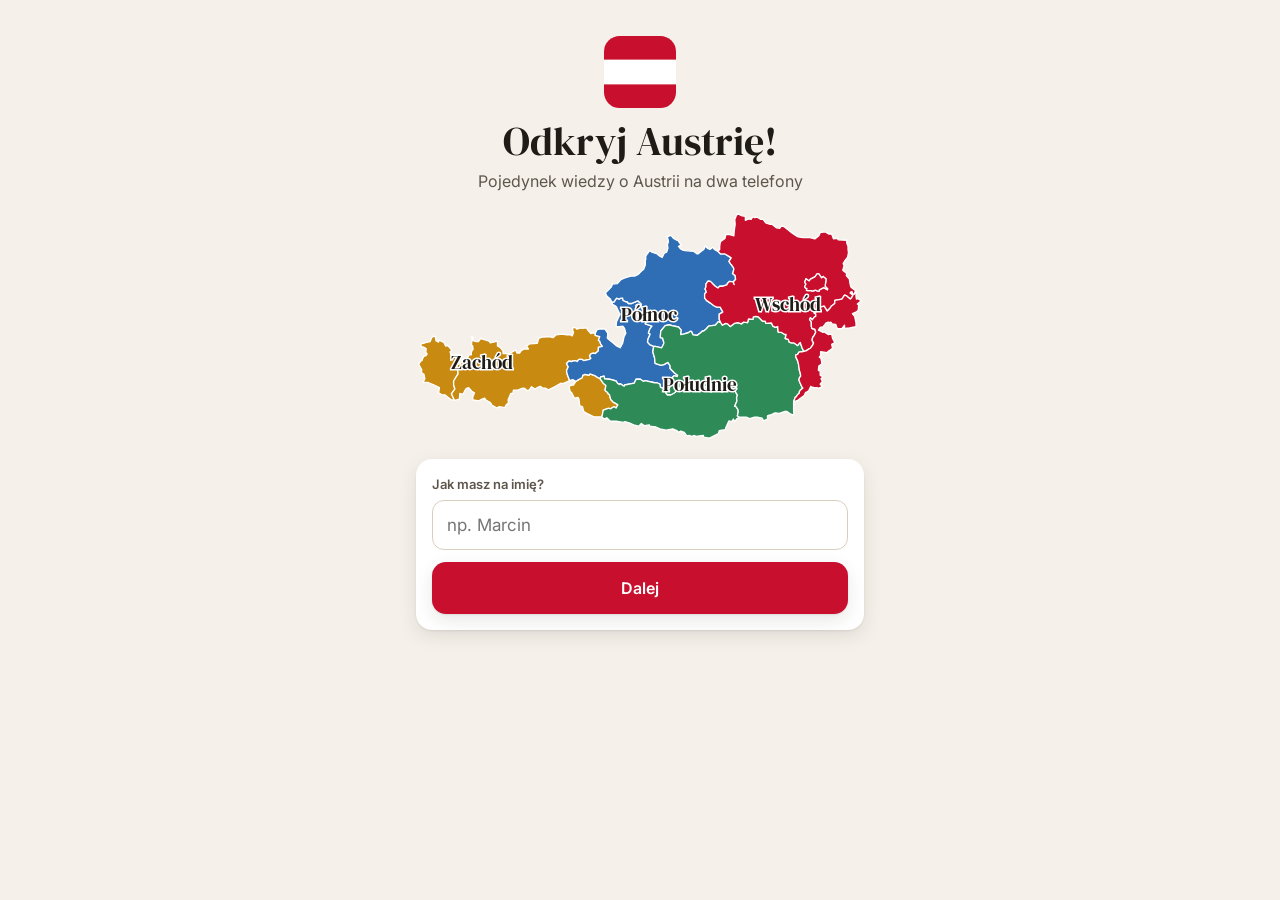
<file: docs/index.html>
<!doctype html>
<html lang="pl">
<head>
<meta charset="utf-8">
<meta name="viewport" content="width=device-width, initial-scale=1, viewport-fit=cover">
<title>Odkryj!</title>
<meta name="description" content="Pojedynek wiedzy o krajach Europy na dwa telefony: zbierz pełną mapę kraju.">
<meta name="theme-color" content="#2B3A55">
<meta name="apple-mobile-web-app-capable" content="yes">
<meta name="mobile-web-app-capable" content="yes">
<meta name="apple-mobile-web-app-status-bar-style" content="black-translucent">
<meta name="apple-mobile-web-app-title" content="Odkryj!">
<link rel="manifest" href="manifest.webmanifest">
<link rel="icon" href="icon-192.png">
<link rel="apple-touch-icon" href="apple-touch-icon.png">
<link rel="preconnect" href="https://fonts.googleapis.com">
<link rel="preconnect" href="https://fonts.gstatic.com" crossorigin>
<link href="https://fonts.googleapis.com/css2?family=DM+Serif+Display&family=Inter:wght@400;600;700;800&display=swap" rel="stylesheet">
<style>:root {
  --red: #C8102E; --red-ink: #8E0B21; --red-soft: #FBE7EA;
  --bg: #F5F1EA; --bg2: #EBE4D8; --card: #FFFFFF; --ink: #1F1B17; --ink2: #5E564C; --line: #D9CFBF;
  --ok: #1E7F4F; --ok-soft: #DDF2E6; --bad: #B3261E; --bad-soft: #FADEDC; --warn: #9A6B00;
  --c-ZAB: #C65A12; --c-GEO: #237A4B; --c-HIS: #A1262B; --c-KUL: #2557C7; --c-SPO: #7A3BB0; --c-WYB: #A07800;
  --r-east: #C8102E; --r-north: #2F6DB5; --r-south: #2E8B57; --r-west: #C98A12; --r-none: #D7D0C4;
  --art-sky: #DCEBF5; --art-ink: #2A2420; --art-red: #C8102E; --art-stone: #EFE6D6; --art-green: #7DB46C; --art-green2: #8BBF73;
  --art-rock: #A9B4BF; --art-lake: #5B9BD5; --art-gold: #E1B12C; --art-sun: #F2C14E;
  --sp-luck-bg: #FCE9C8; --sp-detour-bg: #DDE7F0; --sp-ticket-bg: #E3F0E1; --sp-express-bg: #F3E2F1;
  --shadow: 0 1px 2px rgba(40,30,20,.08), 0 6px 18px rgba(40,30,20,.10);
  --radius: 16px;
  --font: 'Inter', system-ui, -apple-system, 'Segoe UI', Roboto, sans-serif;
  --deco: 'DM Serif Display', Georgia, serif;
  color-scheme: light;
}
@media (prefers-color-scheme: dark) {
  :root:not([data-theme="light"]) {
    --bg: #15120F; --bg2: #1F1A16; --card: #26201B; --ink: #F3EDE4; --ink2: #B6AB9C; --line: #3A322B;
    --red-soft: #3A1418; --ok: #5CC28C; --ok-soft: #173326; --bad: #F2867E; --bad-soft: #3A1B19; --warn: #E3B341;
    --c-ZAB: #F08A47; --c-GEO: #4CB97E; --c-HIS: #EE6B70; --c-KUL: #7FA2F5; --c-SPO: #B98AE6; --c-WYB: #D9B23A;
    --r-none: #4A4139; --art-sky: #2B3A47; --art-stone: #CFC4B2; --art-ink: #14110E;
    --sp-luck-bg: #3D3221; --sp-detour-bg: #26313B; --sp-ticket-bg: #23331F; --sp-express-bg: #382536;
    --shadow: 0 1px 2px rgba(0,0,0,.4), 0 6px 18px rgba(0,0,0,.35);
    color-scheme: dark;
  }
}
:root[data-theme="dark"] {
  --bg: #15120F; --bg2: #1F1A16; --card: #26201B; --ink: #F3EDE4; --ink2: #B6AB9C; --line: #3A322B;
  --red-soft: #3A1418; --ok: #5CC28C; --ok-soft: #173326; --bad: #F2867E; --bad-soft: #3A1B19; --warn: #E3B341;
  --c-ZAB: #F08A47; --c-GEO: #4CB97E; --c-HIS: #EE6B70; --c-KUL: #7FA2F5; --c-SPO: #B98AE6; --c-WYB: #D9B23A;
  --r-none: #4A4139; --art-sky: #2B3A47; --art-stone: #CFC4B2; --art-ink: #14110E;
  --sp-luck-bg: #3D3221; --sp-detour-bg: #26313B; --sp-ticket-bg: #23331F; --sp-express-bg: #382536;
  --shadow: 0 1px 2px rgba(0,0,0,.4), 0 6px 18px rgba(0,0,0,.35);
  color-scheme: dark;
}

* { box-sizing: border-box; -webkit-tap-highlight-color: transparent; }
html, body { margin: 0; height: 100%; }
body {
  background: var(--bg); color: var(--ink); font-family: var(--font); font-size: 16px; line-height: 1.45;
  -webkit-font-smoothing: antialiased; overscroll-behavior-y: none;
}
#app {
  max-width: 480px; margin: 0 auto; min-height: 100%;
  padding: calc(env(safe-area-inset-top) + 12px) 16px calc(env(safe-area-inset-bottom) + 16px);
  display: flex; flex-direction: column;
}
svg { display: block; }
button { font: inherit; color: inherit; }
a { color: var(--red); }
h1, h2, h3 { margin: 0; line-height: 1.15; }
.deco { font-family: var(--deco); font-weight: 400; letter-spacing: .2px; }
.muted { color: var(--ink2); }
.small { font-size: 13px; }
.center { text-align: center; }
.row { display: flex; gap: 10px; align-items: center; }
.row.wrap { flex-wrap: wrap; }
.grow { flex: 1; }
.stack { display: flex; flex-direction: column; gap: 12px; }
.spacer { flex: 1; }
.sr { position: absolute; width: 1px; height: 1px; overflow: hidden; clip: rect(0 0 0 0); }

/* przyciski */
.btn {
  display: flex; align-items: center; justify-content: center; gap: 8px; min-height: 52px; padding: 12px 18px;
  border: 0; border-radius: 14px; background: var(--card); color: var(--ink); font-weight: 600; font-size: 16px;
  box-shadow: var(--shadow); cursor: pointer; text-decoration: none; width: 100%; transition: transform .12s ease, background .2s;
}
.btn:active { transform: scale(.98); }
.btn[disabled] { opacity: .45; cursor: default; transform: none; }
.btn.primary { background: var(--red); color: #fff; }
.btn.ghost { background: transparent; box-shadow: none; border: 1.5px solid var(--line); }
.btn.small { min-height: 40px; padding: 8px 12px; font-size: 14px; border-radius: 12px; width: auto; }
.btn svg { width: 20px; height: 20px; }
.iconbtn { width: 44px; height: 44px; border-radius: 12px; border: 0; background: transparent; display: grid; place-items: center; cursor: pointer; color: var(--ink); }
.iconbtn svg { width: 24px; height: 24px; }

/* nagłówek ekranu */
.top { display: flex; align-items: center; gap: 6px; margin: -4px -8px 10px; min-height: 44px; }
.top h2 { font-size: 20px; flex: 1; }

/* karty i panele */
.panel { background: var(--card); border-radius: var(--radius); box-shadow: var(--shadow); padding: 16px; }
.field { display: flex; flex-direction: column; gap: 6px; }
.field label, .lbl { font-size: 13px; font-weight: 600; color: var(--ink2); }
input[type=text], textarea {
  font: inherit; font-size: 17px; padding: 12px 14px; border-radius: 12px; border: 1.5px solid var(--line);
  background: var(--card); color: var(--ink); width: 100%;
}
input[type=text]:focus, textarea:focus { outline: 2px solid var(--red); border-color: transparent; }
.code-input { font-size: 30px !important; letter-spacing: 8px; text-align: center; text-transform: uppercase; font-weight: 700; }
.seg { display: flex; background: var(--bg2); border-radius: 12px; padding: 4px; gap: 4px; }
.seg button { flex: 1; min-height: 40px; border: 0; background: transparent; border-radius: 9px; font-weight: 600; cursor: pointer; color: var(--ink2); }
.seg button.on { background: var(--card); color: var(--ink); box-shadow: var(--shadow); }
.switch { display: flex; align-items: center; justify-content: space-between; gap: 12px; padding: 10px 0; border-bottom: 1px solid var(--line); }
.switch:last-child { border-bottom: 0; }
.switch .t { font-weight: 600; }
.switch .d { font-size: 13px; color: var(--ink2); }
.tog { position: relative; width: 50px; height: 30px; flex: none; }
.tog input { opacity: 0; width: 0; height: 0; position: absolute; }
.tog span { position: absolute; inset: 0; background: var(--line); border-radius: 30px; transition: .2s; cursor: pointer; }
.tog span::after { content: ''; position: absolute; width: 24px; height: 24px; left: 3px; top: 3px; border-radius: 50%; background: #fff; transition: .2s; box-shadow: 0 1px 3px rgba(0,0,0,.3); }
.tog input:checked + span { background: var(--red); }
.tog input:checked + span::after { transform: translateX(20px); }
.tog input:focus-visible + span { outline: 2px solid var(--ink); }

/* ekran startowy */
.hero { text-align: center; padding: 8px 0 4px; }
.hero .logo { width: 72px; height: 72px; margin: 0 auto 10px; }
.hero h1 { font-family: var(--deco); font-size: 40px; font-weight: 400; }
.hero p { margin: 6px 0 0; color: var(--ink2); }
.hero-map { margin: 14px 0 18px; }
.menu { display: grid; grid-template-columns: 1fr 1fr; gap: 10px; }
.menu .btn.wide { grid-column: span 2; }
.resume { border-left: 4px solid var(--red); }
.install-tip { font-size: 14px; background: var(--bg2); border-radius: 12px; padding: 12px; }

/* mapa */
.map svg { width: 100%; height: auto; }
.map path { stroke: var(--card); stroke-width: 3; stroke-linejoin: round; transition: fill .35s ease; }
.map .st.none { fill: var(--r-none); }
.map .reg-label { font-family: var(--deco); font-size: 42px; fill: var(--ink); paint-order: stroke; stroke: var(--card); stroke-width: 7px; text-anchor: middle; pointer-events: none; }
.map.small .reg-label { display: none; }
.map .pop { animation: pop .4s ease; transform-origin: center; transform-box: fill-box; }
@keyframes pop { 0% { transform: scale(1); } 45% { transform: scale(1.06); filter: brightness(1.15); } 100% { transform: scale(1); } }
.legend { display: flex; flex-wrap: wrap; gap: 6px 12px; justify-content: center; font-size: 13px; color: var(--ink2); margin-top: 6px; }
.legend i { display: inline-block; width: 12px; height: 12px; border-radius: 3px; margin-right: 4px; vertical-align: -1px; }

/* plansza */
.board { display: flex; flex-direction: column; gap: 10px; flex: 1; }
.opp-bar { display: flex; align-items: center; gap: 10px; background: var(--card); border-radius: 14px; padding: 8px 10px; box-shadow: var(--shadow); }
.opp-bar .map { width: 96px; flex: none; }
.opp-bar .nm { font-weight: 700; }
.pill { display: inline-flex; align-items: center; gap: 4px; font-size: 12px; font-weight: 700; padding: 3px 8px; border-radius: 99px; background: var(--bg2); color: var(--ink2); }
.pill svg { width: 14px; height: 14px; }
.pill.on { background: var(--ok-soft); color: var(--ok); }
.pill.off { background: var(--bad-soft); color: var(--bad); }
.pill.turn { background: var(--red); color: #fff; }
.me-bar { background: var(--card); border-radius: 16px; padding: 10px 12px 12px; box-shadow: var(--shadow); }
.me-bar .head { display: flex; align-items: center; gap: 8px; margin-bottom: 4px; }
.counts { display: grid; grid-template-columns: repeat(4, 1fr); gap: 6px; margin-top: 8px; }
.counts div { text-align: center; font-size: 12px; border-radius: 10px; padding: 5px 2px; background: var(--bg2); }
.counts b { display: block; font-size: 16px; }
.stage { flex: 1; display: flex; flex-direction: column; gap: 12px; justify-content: center; min-height: 300px; }
.status-line { text-align: center; font-weight: 600; color: var(--ink2); }

/* karta regionu / specjalna */
.gcard {
  width: min(62vw, 230px); aspect-ratio: 63 / 88; margin: 0 auto; border-radius: 16px; background: var(--card);
  box-shadow: var(--shadow); overflow: hidden; display: flex; flex-direction: column; border: 3px solid var(--rc, var(--red));
}
.gcard.enter { animation: flip .45s cubic-bezier(.2,.7,.3,1) both; }
@keyframes flip { from { transform: perspective(700px) rotateY(90deg) scale(.92); } to { transform: none; } }
.gcard .art { flex: 1.1; min-height: 0; }
.gcard .art svg { width: 100%; height: 100%; }
.gcard .mini { padding: 6px 12px 0; }
.gcard .nm { font-family: var(--deco); font-size: 26px; text-align: center; padding: 2px 8px 10px; color: var(--rc); }
.gcard.special { --rc: var(--ink); }
.gcard.special .nm { font-size: 22px; }
.gcard .desc { font-size: 13px; padding: 0 12px 12px; text-align: center; color: var(--ink2); }

/* kostka */
.die {
  width: 84px; height: 84px; margin: 0 auto; border-radius: 20px; display: grid; place-items: center;
  background: var(--card); box-shadow: var(--shadow); color: var(--dc, var(--ink)); border: 3px solid var(--dc, var(--line));
}
.die svg { width: 48px; height: 48px; }
.die-stage { display: flex; flex-direction: column; align-items: center; gap: 12px; }
.die-stage .die { width: 120px; height: 120px; border-radius: 26px; border-width: 4px; transition: border-color .08s, color .08s; }
.die-stage .die svg { width: 68px; height: 68px; }
.die-stage .die.tumble { animation: tumble .18s linear infinite; }
@keyframes tumble { 0% { transform: rotate(0) translateY(0); } 25% { transform: rotate(14deg) translateY(-8px); } 50% { transform: rotate(0) translateY(0); } 75% { transform: rotate(-14deg) translateY(-8px); } 100% { transform: rotate(0) translateY(0); } }
.die-stage .die.land { animation: land .45s cubic-bezier(.2,1.6,.4,1); }
@keyframes land { 0% { transform: scale(.8); } 60% { transform: scale(1.15); } 100% { transform: scale(1); } }
.die-stage .who { color: #fff; font-weight: 700; text-shadow: 0 1px 3px rgba(0,0,0,.5); }
.die-stage .die-label { background: var(--card); border-radius: 10px; padding: 6px 14px; font-size: 18px; opacity: 0; transition: opacity .2s; }
.die-stage .die-label.on { opacity: 1; }
.die-label { text-align: center; font-weight: 700; margin-top: 6px; color: var(--dc); }

/* kategoria */
.cat { display: inline-flex; align-items: center; gap: 6px; font-weight: 700; font-size: 13px; color: var(--cc); background: color-mix(in srgb, var(--cc) 14%, transparent); padding: 4px 10px 4px 6px; border-radius: 99px; }
.cat svg { width: 20px; height: 20px; }
.cat-grid { display: grid; grid-template-columns: 1fr 1fr; gap: 10px; }
.cat-grid .btn { justify-content: flex-start; color: var(--cc); border-left: 5px solid var(--cc); }
.cat-grid .btn span { color: var(--ink); }
.cat-grid .btn svg { width: 26px; height: 26px; }
.diff { display: inline-flex; gap: 3px; vertical-align: middle; }
.diff i { width: 7px; height: 7px; border-radius: 50%; background: var(--line); }
.diff i.on { background: var(--ink2); }

/* pytanie */
.qbox { display: flex; flex-direction: column; gap: 12px; flex: 1; }
.qhead { display: flex; align-items: center; gap: 8px; }
.timer { height: 8px; background: var(--bg2); border-radius: 8px; overflow: hidden; }
.timer i { display: block; height: 100%; background: var(--red); border-radius: 8px; transition: width .25s linear; }
.timer.paused i { background: var(--warn); }
.qtext { font-size: 20px; font-weight: 650; line-height: 1.3; }
.answers { display: flex; flex-direction: column; gap: 10px; margin-top: auto; }
.ans {
  min-height: 56px; border: 2px solid var(--line); background: var(--card); border-radius: 14px; padding: 10px 14px; text-align: left;
  font-size: 16px; font-weight: 600; cursor: pointer; display: flex; align-items: center; gap: 10px; transition: background .2s, border-color .2s;
}
.ans .k { width: 28px; height: 28px; flex: none; border-radius: 8px; background: var(--bg2); display: grid; place-items: center; font-size: 13px; font-weight: 800; color: var(--ink2); }
.ans .t { flex: 1; }
.ans .tags { display: flex; gap: 4px; }
.ans .tag { font-size: 11px; font-weight: 800; padding: 2px 6px; border-radius: 6px; background: var(--bg2); color: var(--ink2); }
.ans.chosen { border-color: var(--ink); }
.ans.correct { border-color: var(--ok); background: var(--ok-soft); }
.ans.correct .k { background: var(--ok); color: #fff; }
.ans.wrong { border-color: var(--bad); background: var(--bad-soft); }
.ans.wrong .k { background: var(--bad); color: #fff; }
.ans.gone { opacity: .25; text-decoration: line-through; pointer-events: none; }
.ans[disabled] { cursor: default; }
.helpers { display: flex; gap: 8px; align-items: center; justify-content: space-between; }

.result { border-radius: 14px; padding: 12px 14px; font-weight: 700; display: flex; gap: 10px; align-items: center; }
.result svg { width: 26px; height: 26px; flex: none; }
.result.good { background: var(--ok-soft); color: var(--ok); }
.result.bad { background: var(--bad-soft); color: var(--bad); }
.result.neutral { background: var(--bg2); color: var(--ink2); }
.expl { font-size: 15px; }
.sources { font-size: 12px; color: var(--ink2); display: flex; flex-wrap: wrap; gap: 4px 10px; }
.sources a { color: var(--ink2); }

/* toasty */
#toasts { position: fixed; left: 0; right: 0; top: calc(env(safe-area-inset-top) + 10px); display: flex; flex-direction: column; align-items: center; gap: 6px; pointer-events: none; z-index: 50; }
.toast { background: var(--ink); color: var(--bg); padding: 10px 16px; border-radius: 12px; font-weight: 600; font-size: 14px; box-shadow: var(--shadow); max-width: 92vw; animation: tin .25s ease; }
@keyframes tin { from { transform: translateY(-10px); opacity: 0; } to { transform: none; opacity: 1; } }

/* modal */
.modal-bg { position: fixed; inset: 0; background: rgba(0,0,0,.45); display: flex; align-items: flex-end; justify-content: center; z-index: 40; }
.modal { background: var(--bg); width: 100%; max-width: 480px; border-radius: 20px 20px 0 0; padding: 18px 16px calc(env(safe-area-inset-bottom) + 18px); max-height: 85vh; overflow: auto; animation: up .25s ease; }
@keyframes up { from { transform: translateY(40px); opacity: .5; } to { transform: none; opacity: 1; } }

/* poczekalnia */
.bigcode { font-size: 44px; font-weight: 800; letter-spacing: 8px; text-align: center; font-variant-numeric: tabular-nums; }
.qr { width: 190px; height: 190px; margin: 0 auto; background: #fff; border-radius: 12px; padding: 10px; }
.qr svg, .qr img { width: 100%; height: 100%; }

/* historia / statystyki */
.bar { height: 10px; background: var(--bg2); border-radius: 10px; overflow: hidden; }
.bar i { display: block; height: 100%; background: var(--cc, var(--red)); }
.list { display: flex; flex-direction: column; gap: 8px; }
.item { background: var(--card); border-radius: 12px; padding: 12px; box-shadow: var(--shadow); }
.tabs { display: flex; gap: 6px; overflow-x: auto; margin-bottom: 4px; }
.tabs button { flex: none; border: 0; background: var(--bg2); border-radius: 99px; padding: 8px 14px; font-weight: 600; cursor: pointer; color: var(--ink2); }
.tabs button.on { background: var(--ink); color: var(--bg); }

/* samouczek */
.slide { text-align: center; }
.slide h3 { font-family: var(--deco); font-size: 26px; font-weight: 400; margin: 8px 0; }
.dots { display: flex; gap: 6px; justify-content: center; }
.dots i { width: 8px; height: 8px; border-radius: 50%; background: var(--line); }
.dots i.on { background: var(--red); }

.win-banner { text-align: center; }
.win-banner h2 { font-family: var(--deco); font-size: 34px; font-weight: 400; }

@media (prefers-reduced-motion: reduce) {
  *, *::before, *::after { animation-duration: .01ms !important; animation-iteration-count: 1 !important; transition-duration: .01ms !important; }
}
@media (min-width: 700px) { #app { padding-top: 28px; } }

/* wybór kraju */
.logo-sm { width: 26px; height: 26px; flex: none; display: inline-block; }
.logo-md { width: 48px; height: 48px; flex: none; display: inline-block; }
.logo-sm svg, .logo-md svg { width: 100%; height: 100%; }
.country-pick { justify-content: flex-start; gap: 14px; min-height: 72px; text-align: left; }
.country-pick.on { outline: 2px solid var(--red); }
.country-pick > svg { width: 22px; height: 22px; color: var(--red); }

/* mapy „wysokie” (np. Włochy) */
.map.tall svg { max-height: 44vh; width: auto; max-width: 100%; margin: 0 auto; }
.me-bar .map.tall svg { max-height: 28vh; }
.opp-bar .map.tall svg { max-height: 96px; }
.gcard .mini .map svg { max-height: 64px; width: auto; max-width: 100%; margin: 0 auto; }

/* tryb terytorialny: kolory graczy */
:root { --mine: #C8102E; --theirs: #E8A33D; }
.sw { display: inline-block; width: 14px; height: 14px; border-radius: 4px; vertical-align: -2px; margin-right: 5px; }
.sw.mine { background: var(--mine); } .sw.theirs { background: var(--theirs); }
.opp-bar .sw { width: 18px; height: 40px; border-radius: 6px; margin: 0 4px; }
.score { display: flex; flex-wrap: wrap; gap: 6px 14px; justify-content: center; font-size: 14px; margin-top: 8px; }

.train-score{display:flex;align-items:baseline;justify-content:center;gap:6px;font-family:var(--deco)}
.train-score b{font-size:64px;line-height:1}
.train-score span{font-size:24px;color:var(--ink2)}
.train-ans{display:flex;align-items:center;gap:6px;color:var(--ok);margin-top:4px}
.train-ans svg{width:16px;height:16px;flex:none}
</style>
</head>
<body>
<div id="app"></div>
<div id="toasts" aria-live="polite"></div>
<noscript>Ta gra wymaga włączonej obsługi JavaScriptu.</noscript>
<script>
window.OA_VERSION = "0f8b3749df";
window.OA_REGISTRY = [{"code": "at", "name": "Austria", "gameTitle": "Odkryj Austrię!", "count": 351, "regions": ["Wschód", "Północ", "Południe", "Zachód"], "units": "9 krajów związkowych"}, {"code": "cz", "name": "Czechy", "gameTitle": "Odkryj Czechy!", "count": 332, "regions": ["Praga", "Zachód", "Północ", "Morawy"], "units": "14 krajów"}, {"code": "it", "name": "Włochy", "gameTitle": "Odkryj Włochy!", "count": 332, "regions": ["Płn. Zachód", "Płn. Wschód", "Centrum", "Południe"], "units": "20 regionów"}, {"code": "nl", "name": "Niderlandy", "gameTitle": "Odkryj Niderlandy!", "count": 336, "regions": ["Północ", "Wschód", "Zachód", "Południe"], "units": "12 prowincji"}, {"code": "sk", "name": "Słowacja", "gameTitle": "Odkryj Słowację!", "count": 329, "regions": ["Bratysława", "Zachód", "Środek", "Wschód"], "units": "8 krajów"}, {"code": "si", "name": "Słowenia", "gameTitle": "Odkryj Słowenię!", "count": 340, "regions": ["Primorska", "Środek", "Dolenjska", "Wschód"], "units": "12 regionów"}, {"code": "de", "name": "Niemcy", "gameTitle": "Odkryj Niemcy!", "count": 354, "regions": ["Północ", "Wschód", "Zachód", "Południe"], "units": "16 krajów związkowych"}];
</script>
<script>
/* Ikony i ilustracje SVG (własne, płaska grafika z konturem). */
(function () {
  'use strict';
  const S = (vb, inner, cls) => `<svg viewBox="${vb}" class="${cls || ''}" aria-hidden="true" focusable="false">${inner}</svg>`;
  const st = 'fill="none" stroke="currentColor" stroke-width="2.2" stroke-linecap="round" stroke-linejoin="round"';

  const CAT = {
    // Zabytki: fasada z kolumnami
    ZAB: S('0 0 32 32', `<path ${st} d="M5 12 16 5l11 7M7 12v12M12.5 12v12M19.5 12v12M25 12v12M4 27h24M5 24h22"/>`),
    // Geografia: góry i rzeka
    GEO: S('0 0 32 32', `<path ${st} d="M3 25 12 10l5 8 3-4 9 11zM9 25c3-2 6 0 9-2s5 0 8 0"/>`),
    // Historia: klepsydra
    HIS: S('0 0 32 32', `<path ${st} d="M9 4h14M9 28h14M10 4c0 7 12 7 12 12s-12 5-12 12M22 4c0 7-12 7-12 12s12 5 12 12M13 24h6"/>`),
    // Kultura: nuta
    KUL: S('0 0 32 32', `<path ${st} d="M12 23V7l13-3v16"/><circle cx="9" cy="23" r="3.5" ${st}/><circle cx="22" cy="20" r="3.5" ${st}/>`),
    // Społeczeństwo: filiżanka
    SPO: S('0 0 32 32', `<path ${st} d="M6 13h16v6a7 7 0 0 1-7 7h-2a7 7 0 0 1-7-7zM22 15h2a3 3 0 0 1 0 6h-2.5M11 5c-1 2 1 3 0 5M16 5c-1 2 1 3 0 5M4 28h20"/>`),
    // Wybór: gwiazda
    WYB: S('0 0 32 32', `<path ${st} d="m16 4 3.6 7.6 8.2 1-6 5.7 1.5 8.2L16 22.6l-7.3 3.9 1.5-8.2-6-5.7 8.2-1z"/>`)
  };

  // Motywy regionów (ilustracje na awersie karty), viewBox 120x90
  const sky = (c) => `<rect width="120" height="90" fill="${c}"/>`;
  const hills = (c) => `<path d="M0 72c20-8 40-10 60-4s40 4 60-2v24H0z" fill="${c}"/>`;
  const REGION_ART = {
    // Wschód: katedra św. Szczepana i diabelski młyn
    east: `${sky('var(--art-sky)')}<circle cx="88" cy="46" r="20" fill="none" stroke="var(--art-ink)" stroke-width="2"/>
      <g stroke="var(--art-ink)" stroke-width="1.2"><path d="M88 26v40M68 46h40M74 32l28 28M102 32 74 60"/></g>
      <path d="M80 80 88 66l8 14" fill="none" stroke="var(--art-ink)" stroke-width="2"/>
      <path d="M30 80V44l6-30 6 30v36z" fill="var(--art-red)" stroke="var(--art-ink)" stroke-width="2"/>
      <path d="M18 80V56l12-6 12 6v24z" fill="var(--art-stone)" stroke="var(--art-ink)" stroke-width="2"/>
      <path d="M22 62h16M22 70h16" stroke="var(--art-ink)" stroke-width="1.4"/>${hills('var(--art-green)')}`,
    // Północ: twierdza na wzgórzu i jezioro
    north: `${sky('var(--art-sky)')}<path d="M10 66 40 34l30 32z" fill="var(--art-green2)" stroke="var(--art-ink)" stroke-width="2"/>
      <path d="M28 40V26h6v4h6v-4h6v4h4v10z" fill="var(--art-stone)" stroke="var(--art-ink)" stroke-width="2"/>
      <path d="M36 26v-8l3 3" fill="none" stroke="var(--art-ink)" stroke-width="2"/>
      <path d="M60 66 86 28l30 38z" fill="var(--art-rock)" stroke="var(--art-ink)" stroke-width="2"/>
      <path d="m80 37 6-9 6 9-3 3-3-3-3 3z" fill="#fff" stroke="var(--art-ink)" stroke-width="1.4"/>
      <rect y="66" width="120" height="24" fill="var(--art-lake)"/><path d="M14 74h20M50 80h26M88 74h18" stroke="#fff" stroke-width="1.6" opacity=".8"/>`,
    // Południe: wieża zegarowa w Grazu i jezioro
    south: `${sky('var(--art-sky)')}<path d="M0 70c18-14 34-18 52-12s30 2 68-8v40H0z" fill="var(--art-green2)"/>
      <path d="M46 70V36h20v34z" fill="var(--art-stone)" stroke="var(--art-ink)" stroke-width="2"/>
      <path d="M42 36 56 20l14 16z" fill="var(--art-red)" stroke="var(--art-ink)" stroke-width="2"/>
      <circle cx="56" cy="47" r="6" fill="#fff" stroke="var(--art-ink)" stroke-width="1.6"/><path d="M56 47v-4M56 47h3" stroke="var(--art-ink)" stroke-width="1.4"/>
      <path d="M50 70v-10h12v10" fill="var(--art-ink)" opacity=".25"/>
      <rect y="76" width="120" height="14" fill="var(--art-lake)"/><circle cx="98" cy="20" r="8" fill="var(--art-sun)"/>`,
    // Zachód: Alpy i Złoty Dach
    west: `${sky('var(--art-sky)')}<path d="M0 60 26 22l18 24 16-30 22 30 14-14 24 28v30H0z" fill="var(--art-rock)" stroke="var(--art-ink)" stroke-width="2"/>
      <path d="m20 31 6-9 6 8-3 3-3-3-3 3zM54 26l6-10 6 10-3 2-3-3-3 3z" fill="#fff" stroke="var(--art-ink)" stroke-width="1.2"/>
      <path d="M34 90V64h52v26z" fill="var(--art-stone)" stroke="var(--art-ink)" stroke-width="2"/>
      <path d="M48 64V52h24v12z" fill="var(--art-stone)" stroke="var(--art-ink)" stroke-width="2"/>
      <path d="M44 52 60 40l16 12z" fill="var(--art-gold)" stroke="var(--art-ink)" stroke-width="2"/>
      <path d="M50 46h20M47 49h26" stroke="var(--art-ink)" stroke-width="1"/>
      <path d="M40 74h8M54 74h12M72 74h8" stroke="var(--art-ink)" stroke-width="2"/>`
  };

  // Karty specjalne, viewBox 120x120
  const SPECIAL_ART = {
    luck: `<rect width="120" height="120" fill="var(--sp-luck-bg)"/>
      <circle cx="48" cy="62" r="20" fill="none" stroke="var(--art-gold)" stroke-width="7"/>
      <circle cx="72" cy="62" r="20" fill="none" stroke="var(--art-gold)" stroke-width="7"/>
      <circle cx="48" cy="62" r="20" fill="none" stroke="var(--art-ink)" stroke-width="1.5"/>
      <circle cx="72" cy="62" r="20" fill="none" stroke="var(--art-ink)" stroke-width="1.5"/>
      <path d="M60 30c-4-8-16-6-14 3 1 5 14 11 14 11s13-6 14-11c2-9-10-11-14-3z" fill="var(--art-red)" stroke="var(--art-ink)" stroke-width="1.6"/>`,
    detour: `<rect width="120" height="120" fill="var(--sp-detour-bg)"/>
      <path d="M8 104 54 22l58 82z" fill="var(--art-rock)" stroke="var(--art-ink)" stroke-width="2"/>
      <path d="m44 40 10-18 14 22c-6 4-10-2-14 2s-6-2-10-6z" fill="#fff" stroke="var(--art-ink)" stroke-width="1.6"/>
      <path d="M62 52c10 6 6 16 18 20s4 18 20 22H58c-8-8 8-14-4-22s4-14 8-20z" fill="#fff" stroke="var(--art-ink)" stroke-width="1.6"/>
      <circle cx="74" cy="66" r="4" fill="#fff" stroke="var(--art-ink)"/><circle cx="90" cy="86" r="5" fill="#fff" stroke="var(--art-ink)"/>`,
    ticket: `<rect width="120" height="120" fill="var(--sp-ticket-bg)"/>
      <path d="M0 26 120 12" stroke="var(--art-ink)" stroke-width="2.5"/>
      <path d="M60 19v18" stroke="var(--art-ink)" stroke-width="3"/>
      <rect x="36" y="37" width="48" height="40" rx="8" fill="var(--art-red)" stroke="var(--art-ink)" stroke-width="2.2"/>
      <rect x="42" y="44" width="16" height="14" rx="2" fill="var(--art-sky)" stroke="var(--art-ink)" stroke-width="1.4"/>
      <rect x="62" y="44" width="16" height="14" rx="2" fill="var(--art-sky)" stroke="var(--art-ink)" stroke-width="1.4"/>
      <path d="M0 120 30 84l18 18 24-34 48 52z" fill="var(--art-green2)" stroke="var(--art-ink)" stroke-width="2"/>`,
    express: `<rect width="120" height="120" fill="var(--sp-express-bg)"/>
      <path d="M44 86V30l40-10v54" fill="none" stroke="var(--art-ink)" stroke-width="4" stroke-linecap="round"/>
      <path d="M44 42 84 32" stroke="var(--art-ink)" stroke-width="4"/>
      <ellipse cx="36" cy="86" rx="10" ry="8" fill="var(--art-gold)" stroke="var(--art-ink)" stroke-width="2"/>
      <ellipse cx="76" cy="76" rx="10" ry="8" fill="var(--art-gold)" stroke="var(--art-ink)" stroke-width="2"/>
      <path d="M14 104c20-10 30 6 50-4s30 4 46-6" fill="none" stroke="var(--art-red)" stroke-width="3" stroke-linecap="round"/>`
  };

  const UI = {
    back: S('0 0 24 24', `<path ${st} d="M15 5l-7 7 7 7"/>`),
    share: S('0 0 24 24', `<path ${st} d="M12 3v12M7 8l5-5 5 5M5 14v5h14v-5"/>`),
    copy: S('0 0 24 24', `<rect x="8" y="8" width="12" height="12" rx="2" ${st}/><path ${st} d="M16 8V5a1 1 0 0 0-1-1H5a1 1 0 0 0-1 1v10a1 1 0 0 0 1 1h3"/>`),
    flag: S('0 0 24 24', `<path ${st} d="M5 21V4M5 4h11l-2 4 2 4H5"/>`),
    gondola: S('0 0 24 24', `<path ${st} d="M2 5l20-3M12 4v4"/><rect x="6" y="8" width="12" height="10" rx="2" ${st}/><path ${st} d="M9 11h2M13 11h2"/>`),
    fifty: S('0 0 24 24', `<circle cx="12" cy="12" r="9" ${st}/><path ${st} d="M12 3v18"/>`),
    check: S('0 0 24 24', `<path ${st} d="M5 12l5 5 9-10"/>`),
    x: S('0 0 24 24', `<path ${st} d="M6 6l12 12M18 6 6 18"/>`),
    dot: S('0 0 10 10', '<circle cx="5" cy="5" r="4" fill="currentColor"/>'),
    route: S('0 0 24 24', `<path ${st} d="M4 7h11a4 4 0 0 1 0 8H8M8 15l3-3M8 15l3 3"/>`),
    gear: S('0 0 24 24', `<circle cx="12" cy="12" r="3" ${st}/><path ${st} d="M12 2v3M12 19v3M4.2 4.2l2.1 2.1M17.7 17.7l2.1 2.1M2 12h3M19 12h3M4.2 19.8l2.1-2.1M17.7 6.3l2.1-2.1"/>`)
  };


  // ---------- Czechy ----------
  const REGION_ART_CZ = {
    // Praga: Hradczany ze strzelistą katedrą nad mostem
    center: `${sky('var(--art-sky)')}<path d="M0 58c16-10 30-12 46-10s30 2 74-6v18H0z" fill="var(--art-green2)"/>
      <path d="M18 54V40h60v14z" fill="var(--art-stone)" stroke="var(--art-ink)" stroke-width="2"/>
      <path d="M22 46h6M34 46h6M46 46h6M58 46h6" stroke="var(--art-ink)" stroke-width="1.6"/>
      <path d="M62 40V22l5-12 5 12v18z" fill="var(--art-stone)" stroke="var(--art-ink)" stroke-width="2"/>
      <path d="M50 40V28l4-10 4 10v12z" fill="var(--art-stone)" stroke="var(--art-ink)" stroke-width="2"/>
      <path d="M86 54V30l6-6 6 6v24z" fill="var(--art-stone)" stroke="var(--art-ink)" stroke-width="2"/>
      <path d="M85 30h14" stroke="var(--art-ink)" stroke-width="2"/>
      <rect y="64" width="120" height="26" fill="var(--art-lake)"/>
      <path d="M0 66h120v6H0z" fill="var(--art-stone)" stroke="var(--art-ink)" stroke-width="1.6"/>
      <path d="M6 72a8 8 0 0 1 16 0M28 72a8 8 0 0 1 16 0M50 72a8 8 0 0 1 16 0M72 72a8 8 0 0 1 16 0M94 72a8 8 0 0 1 16 0" fill="var(--art-lake)" stroke="var(--art-ink)" stroke-width="1.6"/>
      <path d="M10 64v-6M114 64v-8" stroke="var(--art-ink)" stroke-width="2"/>`,
    // Zachód i Południe: wieża zamkowa w Czeskim Krumlowie nad zakolem rzeki
    west: `${sky('var(--art-sky)')}<path d="M0 60c20-10 38-12 60-6s40 2 60-4v40H0z" fill="var(--art-green2)"/>
      <path d="M0 78c26-10 46 6 70-2s34-8 50-2v16H0z" fill="var(--art-lake)" stroke="var(--art-ink)" stroke-width="1.6"/>
      <path d="M50 66V30h20v36z" fill="var(--art-sun)" stroke="var(--art-ink)" stroke-width="2"/>
      <path d="M48 30h24v-6H48z" fill="var(--art-stone)" stroke="var(--art-ink)" stroke-width="2"/>
      <path d="M52 24c0-6 4-8 8-14 4 6 8 8 8 14z" fill="var(--art-red)" stroke="var(--art-ink)" stroke-width="2"/>
      <path d="M60 10V4" stroke="var(--art-ink)" stroke-width="2"/>
      <path d="M54 36h4M62 36h4M54 46h4M62 46h4" stroke="var(--art-ink)" stroke-width="1.6"/>
      <path d="M20 66V52h22v14zM78 66V50h24v16z" fill="var(--art-stone)" stroke="var(--art-ink)" stroke-width="2"/>
      <path d="M18 52l13-8 13 8zM76 50l14-9 14 9z" fill="var(--art-red)" stroke="var(--art-ink)" stroke-width="2"/>`,
    // Północ: Śnieżka z obserwatorium i skalne miasto
    north: `${sky('var(--art-sky)')}<path d="M0 62 30 40l20 8 22-26 30 22 18-8v26z" fill="var(--art-rock)" stroke="var(--art-ink)" stroke-width="2"/>
      <path d="M66 26h12v-4H66z" fill="var(--art-stone)" stroke="var(--art-ink)" stroke-width="1.6"/>
      <path d="M64 22h16l-3-5H67z" fill="var(--art-stone)" stroke="var(--art-ink)" stroke-width="1.6"/>
      <path d="M0 62h120v28H0z" fill="var(--art-green2)"/>
      <path d="M14 90V62c0-6 8-6 8 0v28zM28 90V56c0-7 9-7 9 0v34zM44 90V66c0-5 7-5 7 0v24zM88 90V58c0-7 9-7 9 0v32zM102 90V66c0-5 8-5 8 0v24z" fill="var(--art-sun)" stroke="var(--art-ink)" stroke-width="1.8"/>
      <path d="M58 90l6-14 6 14z" fill="var(--art-green)" stroke="var(--art-ink)" stroke-width="1.6"/>`,
    // Morawy: winnice na wzgórzach i kapliczka
    moravia: `${sky('var(--art-sky)')}<circle cx="98" cy="18" r="8" fill="var(--art-sun)"/>
      <path d="M0 50c22-14 48-18 70-8s34 6 50 0v48H0z" fill="var(--art-green2)" stroke="var(--art-ink)" stroke-width="2"/>
      <path d="M6 60c20-10 40-12 60-4M4 70c22-10 46-10 70-2M2 80c24-8 50-8 76 0M70 52c14 4 30 2 48-4M76 64c14 2 28 0 42-6M82 76c12 2 24 0 36-4" fill="none" stroke="var(--art-green)" stroke-width="3" stroke-dasharray="4 3"/>
      <path d="M48 42V26h12v16z" fill="var(--art-stone)" stroke="var(--art-ink)" stroke-width="2"/>
      <path d="M46 26l8-8 8 8z" fill="var(--art-red)" stroke="var(--art-ink)" stroke-width="2"/>
      <path d="M54 18v-6M51 14h6" stroke="var(--art-ink)" stroke-width="1.8"/>
      <circle cx="30" cy="66" r="3" fill="#6B2A6B"/><circle cx="34" cy="69" r="3" fill="#6B2A6B"/><circle cx="30" cy="72" r="3" fill="#6B2A6B"/>`
  };
  const SPECIAL_ART_CZ = {
    // Golem: gliniana postać ze znakiem na czole
    luck: `<rect width="120" height="120" fill="var(--sp-luck-bg)"/>
      <path d="M40 108V70l-10 8-6-6 14-22h44l14 22-6 6-10-8v38z" fill="#A9876A" stroke="var(--art-ink)" stroke-width="2.2"/>
      <rect x="42" y="18" width="36" height="34" rx="8" fill="#A9876A" stroke="var(--art-ink)" stroke-width="2.2"/>
      <circle cx="53" cy="36" r="3" fill="var(--art-ink)"/><circle cx="67" cy="36" r="3" fill="var(--art-ink)"/>
      <path d="M52 45h16" stroke="var(--art-ink)" stroke-width="2"/>
      <path d="M50 26h20" stroke="var(--art-gold)" stroke-width="3"/>
      <path d="M58 108V86M62 108V86" stroke="var(--art-ink)" stroke-width="2"/>`,
    // Defenestracja: otwarte okno i wylatujące karty
    detour: `<rect width="120" height="120" fill="var(--sp-detour-bg)"/>
      <rect x="18" y="20" width="50" height="80" fill="var(--art-stone)" stroke="var(--art-ink)" stroke-width="2.2"/>
      <rect x="28" y="34" width="30" height="40" fill="var(--art-sky)" stroke="var(--art-ink)" stroke-width="2"/>
      <path d="M43 34v40M28 54h30" stroke="var(--art-ink)" stroke-width="1.6"/>
      <path d="M58 34l16-8v56l-16-8z" fill="var(--art-sky)" stroke="var(--art-ink)" stroke-width="2"/>
      <rect x="76" y="40" width="16" height="22" rx="2" transform="rotate(25 84 51)" fill="#fff" stroke="var(--art-ink)" stroke-width="1.8"/>
      <rect x="88" y="66" width="16" height="22" rx="2" transform="rotate(-20 96 77)" fill="#fff" stroke="var(--art-ink)" stroke-width="1.8"/>
      <rect x="74" y="86" width="16" height="22" rx="2" transform="rotate(50 82 97)" fill="#fff" stroke="var(--art-ink)" stroke-width="1.8"/>`,
    // Kolejka na Petřín: wagonik na stromym zboczu
    ticket: `<rect width="120" height="120" fill="var(--sp-ticket-bg)"/>
      <path d="M0 116 120 24v96H0z" fill="var(--art-green2)" stroke="var(--art-ink)" stroke-width="2"/>
      <path d="M0 108 120 16" stroke="var(--art-ink)" stroke-width="2.5"/>
      <path d="M44 74 84 43v-22l-40 31z" fill="var(--art-red)" stroke="var(--art-ink)" stroke-width="2.2"/>
      <path d="M50 58l8-6v8l-8 6zM64 47l8-6v8l-8 6z" fill="var(--art-sky)" stroke="var(--art-ink)" stroke-width="1.4"/>
      <circle cx="52" cy="76" r="4" fill="var(--art-ink)"/><circle cx="78" cy="56" r="4" fill="var(--art-ink)"/>`,
    // Polka: akordeon i nuty
    express: `<rect width="120" height="120" fill="var(--sp-express-bg)"/>
      <rect x="24" y="44" width="72" height="44" rx="6" fill="var(--art-red)" stroke="var(--art-ink)" stroke-width="2.2"/>
      <path d="M36 44v44M46 44v44M56 44v44M66 44v44M76 44v44M86 44v44" stroke="var(--art-ink)" stroke-width="1.4" opacity=".6"/>
      <rect x="14" y="40" width="14" height="52" rx="3" fill="var(--art-stone)" stroke="var(--art-ink)" stroke-width="2"/>
      <rect x="92" y="40" width="14" height="52" rx="3" fill="var(--art-stone)" stroke="var(--art-ink)" stroke-width="2"/>
      <path d="M40 30V12l22-5v18" fill="none" stroke="var(--art-ink)" stroke-width="3"/>
      <ellipse cx="35" cy="30" rx="6" ry="5" fill="var(--art-gold)" stroke="var(--art-ink)" stroke-width="1.8"/>
      <ellipse cx="57" cy="25" rx="6" ry="5" fill="var(--art-gold)" stroke="var(--art-ink)" stroke-width="1.8"/>`
  };


  // ---------- Włochy ----------
  const REGION_ART_IT = {
    // Północny Zachód: katedra w Mediolanie na tle Alp
    nw: `${sky('var(--art-sky)')}<path d="M0 50 22 26l14 14 20-24 22 22 16-12 26 24v10H0z" fill="var(--art-rock)" stroke="var(--art-ink)" stroke-width="1.6"/>
      <path d="M16 31l6-5 6 6-3 2-3-2-3 2zM50 22l6-6 6 7-3 2-3-2-3 2z" fill="#fff" stroke="var(--art-ink)" stroke-width="1.1"/>
      <path d="M20 84V50h80v34z" fill="var(--art-stone)" stroke="var(--art-ink)" stroke-width="2"/>
      <path d="M20 50l40-14 40 14z" fill="var(--art-stone)" stroke="var(--art-ink)" stroke-width="2"/>
      <path d="M24 50V38M32 46V34M40 43V30M48 40V27M60 36V14M72 40V27M80 43V30M88 46V34M96 50V38" stroke="var(--art-ink)" stroke-width="2"/>
      <circle cx="60" cy="12" r="2.5" fill="var(--art-gold)" stroke="var(--art-ink)"/>
      <path d="M52 84V64a8 8 0 0 1 16 0v20M30 84V68a5 5 0 0 1 10 0v16M80 84V68a5 5 0 0 1 10 0v16" fill="var(--art-ink)" opacity=".3"/>`,
    // Północny Wschód: Wenecja, kanał i gondola
    ne: `${sky('var(--art-sky)')}<path d="M0 62V34h18v-8h14v8h14V22l6-8 6 8v12h16v-6h14v6h14v-4h18v42z" fill="var(--art-sun)" stroke="var(--art-ink)" stroke-width="1.8"/>
      <path d="M8 44h6M24 44h6M40 44h6M66 44h6M82 44h6M98 44h6M8 54h6M40 54h6M82 54h6M98 54h6" stroke="var(--art-ink)" stroke-width="2"/>
      <rect y="62" width="120" height="28" fill="var(--art-lake)"/>
      <path d="M8 70h22M60 82h30M96 70h18" stroke="#fff" stroke-width="1.4" opacity=".7"/>
      <path d="M24 76c10 6 50 6 62-2l4-6c-2 8-6 12-12 14H34c-6 0-10-3-10-6z" fill="var(--art-ink)"/>
      <path d="M90 68l4-4" stroke="var(--art-ink)" stroke-width="2"/>
      <path d="M70 76l8-30" stroke="var(--art-ink)" stroke-width="1.8"/>
      <circle cx="68" cy="66" r="3" fill="var(--art-red)" stroke="var(--art-ink)"/><path d="M68 69v7" stroke="var(--art-ink)" stroke-width="2"/>`,
    // Centrum: Koloseum
    center: `${sky('var(--art-sky)')}<circle cx="96" cy="18" r="8" fill="var(--art-sun)"/>
      <path d="M8 80V36c20-8 84-8 104 0v44z" fill="#E3C79C" stroke="var(--art-ink)" stroke-width="2"/>
      <path d="M8 50c20-6 84-6 104 0M8 64c20-5 84-5 104 0" fill="none" stroke="var(--art-ink)" stroke-width="1.6"/>
      <path d="M16 50v-9M28 48v-10M40 47v-10M52 46v-10M64 46v-10M76 46v-10M88 47v-10M100 48v-10" stroke="var(--art-ink)" stroke-width="1.4"/>
      <path d="M14 62v-7a3 3 0 0 1 6 0v7M26 61v-8a3 3 0 0 1 6 0v8M38 60v-8a3 3 0 0 1 6 0v8M50 60v-8a3 3 0 0 1 6 0v8M62 60v-8a3 3 0 0 1 6 0v8M74 60v-8a3 3 0 0 1 6 0v8M86 60v-8a3 3 0 0 1 6 0v8M98 61v-8a3 3 0 0 1 6 0v8" fill="var(--art-ink)" opacity=".35"/>
      <path d="M14 80v-9a3 3 0 0 1 6 0v9M26 80v-9a3 3 0 0 1 6 0v9M38 80v-9a3 3 0 0 1 6 0v9M50 80v-9a3 3 0 0 1 6 0v9M62 80v-9a3 3 0 0 1 6 0v9M74 80v-9a3 3 0 0 1 6 0v9M86 80v-9a3 3 0 0 1 6 0v9M98 80v-9a3 3 0 0 1 6 0v9" fill="var(--art-ink)" opacity=".35"/>
      <rect y="80" width="120" height="10" fill="var(--art-green2)"/>`,
    // Południe: Zatoka Neapolitańska z Wezuwiuszem i piniami
    south: `${sky('var(--art-sky)')}<path d="M20 62 54 22h14l34 40z" fill="var(--art-rock)" stroke="var(--art-ink)" stroke-width="2"/>
      <path d="M56 22c-2-6 2-10 6-8 2-6 10-4 9 2 4 0 4 6 0 6z" fill="#fff" stroke="var(--art-ink)" stroke-width="1.2" opacity=".9"/>
      <rect y="62" width="120" height="28" fill="var(--art-lake)"/>
      <path d="M6 70h20M44 80h30M92 72h20" stroke="#fff" stroke-width="1.4" opacity=".7"/>
      <path d="M100 90V60" stroke="var(--art-ink)" stroke-width="2.5"/>
      <path d="M86 60c4-8 24-8 28 0-8 3-20 3-28 0z" fill="var(--art-green)" stroke="var(--art-ink)" stroke-width="1.6"/>
      <path d="M0 90V74c10-4 20-4 30 0v16z" fill="var(--art-sun)" stroke="var(--art-ink)" stroke-width="1.6"/>`
  };
  const SPECIAL_ART_IT = {
    // Fontanna di Trevi: misa i moneta
    luck: `<rect width="120" height="120" fill="var(--sp-luck-bg)"/>
      <path d="M14 80h92v14c0 8-20 14-46 14S14 102 14 94z" fill="var(--art-stone)" stroke="var(--art-ink)" stroke-width="2"/>
      <ellipse cx="60" cy="80" rx="46" ry="10" fill="var(--art-lake)" stroke="var(--art-ink)" stroke-width="2"/>
      <path d="M60 78V44M60 44c-10 0-16 10-18 22M60 44c10 0 16 10 18 22" fill="none" stroke="var(--art-lake)" stroke-width="3"/>
      <circle cx="84" cy="30" r="11" fill="var(--art-gold)" stroke="var(--art-ink)" stroke-width="2"/>
      <path d="M80 30h8M84 26v8" stroke="var(--art-ink)" stroke-width="1.6"/>
      <path d="M74 40l-8 12" stroke="var(--art-ink)" stroke-width="1.4" stroke-dasharray="3 3"/>`,
    // Wezuwiusz: wybuch
    detour: `<rect width="120" height="120" fill="var(--sp-detour-bg)"/>
      <path d="M6 112 48 52h24l42 60z" fill="var(--art-rock)" stroke="var(--art-ink)" stroke-width="2"/>
      <path d="M48 52l6 10 6-8 6 8 6-10" fill="var(--art-red)" stroke="var(--art-ink)" stroke-width="1.6"/>
      <path d="M52 50c-12-4-14-18-2-20-2-12 14-16 18-6 10-4 18 6 10 14 8 6 0 16-8 12" fill="#777" stroke="var(--art-ink)" stroke-width="1.6" opacity=".9"/>
      <circle cx="36" cy="38" r="4" fill="var(--art-red)" stroke="var(--art-ink)"/><circle cx="86" cy="30" r="3" fill="var(--art-red)" stroke="var(--art-ink)"/><circle cx="92" cy="50" r="3" fill="var(--art-red)" stroke="var(--art-ink)"/>
      <path d="M54 62c-4 14 2 22-6 34M66 62c4 12-2 22 6 34" stroke="var(--art-red)" stroke-width="3" fill="none"/>`,
    // Vespa
    ticket: `<rect width="120" height="120" fill="var(--sp-ticket-bg)"/>
      <circle cx="30" cy="88" r="12" fill="var(--art-ink)"/><circle cx="30" cy="88" r="5" fill="var(--art-stone)"/>
      <circle cx="92" cy="88" r="12" fill="var(--art-ink)"/><circle cx="92" cy="88" r="5" fill="var(--art-stone)"/>
      <path d="M22 84c0-16 14-24 30-24h14c4 0 6 4 6 8v8h14c8 0 14 4 14 12H44c-8 0-10-4-22-4z" fill="#7FC8C0" stroke="var(--art-ink)" stroke-width="2"/>
      <path d="M78 70 86 34h10" fill="none" stroke="var(--art-ink)" stroke-width="3"/>
      <path d="M40 58h22v-6H40z" fill="var(--art-ink)"/>
      <circle cx="92" cy="40" r="4" fill="var(--art-gold)" stroke="var(--art-ink)"/>`,
    // Espresso
    express: `<rect width="120" height="120" fill="var(--sp-express-bg)"/>
      <ellipse cx="60" cy="96" rx="40" ry="8" fill="var(--art-stone)" stroke="var(--art-ink)" stroke-width="2"/>
      <path d="M34 58h52l-6 32c-1 4-6 6-20 6s-19-2-20-6z" fill="#fff" stroke="var(--art-ink)" stroke-width="2.2"/>
      <path d="M86 64c10 0 12 14 0 16" fill="none" stroke="var(--art-ink)" stroke-width="3"/>
      <ellipse cx="60" cy="58" rx="26" ry="5" fill="#6B3E1F" stroke="var(--art-ink)" stroke-width="2"/>
      <path d="M48 46c-4-6 4-10 0-16M60 44c-4-6 4-10 0-16M72 46c-4-6 4-10 0-16" fill="none" stroke="var(--art-ink)" stroke-width="2" opacity=".6"/>`
  };

  const REGION_ART_NL = {
    // Północ: Morze Wattowe, latarnia i wydmy
    north: `${sky('var(--art-sky)')}<path d="M0 62c14-8 30-10 44-4s30 4 40-2 24-6 36 0v34H0z" fill="var(--art-sun)" stroke="var(--art-ink)" stroke-width="1.6"/>
      <rect y="70" width="120" height="20" fill="var(--art-lake)"/>
      <path d="M8 78h20M50 84h26M90 76h20" stroke="#fff" stroke-width="1.4" opacity=".7"/>
      <path d="M84 62V24h12v38z" fill="#fff" stroke="var(--art-ink)" stroke-width="2"/>
      <path d="M84 34h12M84 46h12" stroke="var(--art-red)" stroke-width="5"/>
      <path d="M82 24h16l-8-8z" fill="var(--art-red)" stroke="var(--art-ink)" stroke-width="1.6"/>
      <path d="M96 20l18-6M96 22l18 4" stroke="var(--art-gold)" stroke-width="2" opacity=".8"/>
      <path d="M14 60c4-10 8-14 10-14M30 58c2-8 6-12 8-12" stroke="var(--art-green)" stroke-width="2" fill="none"/>`,
    // Wschód: wrzosowiska Veluwe, sosny i jeleń
    east: `${sky('var(--art-sky)')}<circle cx="24" cy="18" r="8" fill="var(--art-sun)"/>
      <path d="M0 60c20-8 40-8 60-2s40 4 60-2v34H0z" fill="#B27BB0" stroke="var(--art-ink)" stroke-width="1.6"/>
      <path d="M0 76c30-6 60-6 120 0v14H0z" fill="var(--art-green2)"/>
      <path d="M88 62V40M100 64V34M76 64V46" stroke="var(--art-ink)" stroke-width="2.5"/>
      <path d="M80 44c0-10 16-10 16 0-4 4-12 4-16 0zM90 38c0-12 20-12 20 0-5 4-15 4-20 0zM68 50c0-8 14-8 14 0-4 3-10 3-14 0z" fill="var(--art-green)" stroke="var(--art-ink)" stroke-width="1.6"/>
      <path d="M30 70l4-12h14l4 12M34 58c-4-6-8-8-10-12M48 58c4-6 8-8 10-12M28 48l-4-4M56 48l4-4" fill="none" stroke="var(--art-ink)" stroke-width="2.2"/>
      <ellipse cx="41" cy="58" rx="10" ry="5" fill="#9A6A3E" stroke="var(--art-ink)" stroke-width="1.6"/>`,
    // Zachód: wiatrak i pole tulipanów
    west: `${sky('var(--art-sky)')}<rect y="66" width="120" height="24" fill="var(--art-green2)"/>
      <path d="M0 70h120M0 76h120M0 82h120" stroke="var(--art-red)" stroke-width="3.5" stroke-dasharray="4 3"/>
      <path d="M0 73h120M0 79h120M0 85h120" stroke="var(--art-gold)" stroke-width="3" stroke-dasharray="3 4" opacity=".9"/>
      <path d="M48 66l4-34h16l4 34z" fill="#9A6A3E" stroke="var(--art-ink)" stroke-width="2"/>
      <path d="M50 32l10-8 10 8z" fill="var(--art-ink)"/>
      <path d="M60 30 34 8M60 30l26-22M60 30 34 52M60 30l26 22" stroke="var(--art-ink)" stroke-width="2.5"/>
      <path d="M36 10l8-4 14 18-6 4zM84 10l-8-4-14 18 6 4zM36 50l8 4 14-18-6-4zM84 50l-8 4-14-18 6-4z" fill="#fff" stroke="var(--art-ink)" stroke-width="1.2"/>
      <circle cx="60" cy="30" r="3" fill="var(--art-gold)" stroke="var(--art-ink)"/>
      <path d="M56 66v-10a4 4 0 0 1 8 0v10z" fill="var(--art-ink)" opacity=".4"/>`,
    // Południe: Maastricht nad Mozą, most i wieża kościoła
    south: `${sky('var(--art-sky)')}<path d="M0 58c20-10 40-12 60-8s40 2 60-6v18H0z" fill="var(--art-green)" stroke="var(--art-ink)" stroke-width="1.6"/>
      <path d="M70 58V24l6-10 6 10v34z" fill="var(--art-red)" stroke="var(--art-ink)" stroke-width="2"/>
      <path d="M66 58V36h24v22zM20 58V42h18v16zM40 58V38h20v20z" fill="var(--art-stone)" stroke="var(--art-ink)" stroke-width="1.8"/>
      <path d="M20 42l9-8 9 8M40 38l10-8 10 8" fill="var(--art-red)" stroke="var(--art-ink)" stroke-width="1.6"/>
      <rect y="62" width="120" height="28" fill="var(--art-lake)"/>
      <path d="M0 62h120v6H0z" fill="var(--art-stone)" stroke="var(--art-ink)" stroke-width="1.6"/>
      <path d="M4 68a10 10 0 0 1 20 0M28 68a10 10 0 0 1 20 0M52 68a10 10 0 0 1 20 0M76 68a10 10 0 0 1 20 0M100 68a10 10 0 0 1 20 0" fill="var(--art-ink)" opacity=".35"/>
      <path d="M10 80h20M60 84h30" stroke="#fff" stroke-width="1.4" opacity=".7"/>`
  };
  const SPECIAL_ART_NL = {
    // Tulipan
    luck: `<rect width="120" height="120" fill="var(--sp-luck-bg)"/>
      <path d="M60 106V58" stroke="var(--art-green)" stroke-width="5"/>
      <path d="M60 92c-14-2-24-12-26-26 12 2 22 10 26 20zM60 84c12-2 20-10 22-22-10 2-18 8-22 16z" fill="var(--art-green)" stroke="var(--art-ink)" stroke-width="1.8"/>
      <path d="M40 30c0 20 8 30 20 30s20-10 20-30l-8 8-6-14-6 12-6-12-6 14z" fill="var(--art-red)" stroke="var(--art-ink)" stroke-width="2.2"/>
      <circle cx="92" cy="22" r="9" fill="var(--art-gold)" stroke="var(--art-ink)" stroke-width="2"/>
      <path d="M88 22h8M92 18v8" stroke="var(--art-ink)" stroke-width="1.5"/>`,
    // Powódź: przerwana grobla
    detour: `<rect width="120" height="120" fill="var(--sp-detour-bg)"/>
      <path d="M0 58h120v52H0z" fill="var(--art-lake)"/>
      <path d="M0 56c10-6 20 6 30 0s20 6 30 0 20 6 30 0 20 6 30 0" fill="none" stroke="#fff" stroke-width="2.5"/>
      <path d="M0 76 40 62h10l-6 48H0zM120 76 80 62H70l6 48h44z" fill="var(--art-green)" stroke="var(--art-ink)" stroke-width="2"/>
      <path d="M50 62c4 14 2 30-4 48h28c-6-18-8-34-4-48z" fill="var(--art-lake)" stroke="var(--art-ink)" stroke-width="1.6"/>
      <path d="M54 76c4 4 8 4 12 0M52 92c6 4 10 4 16 0" stroke="#fff" stroke-width="2" fill="none"/>
      <path d="M20 40l6-12 6 12zM92 34l6-12 6 12z" fill="var(--art-red)" stroke="var(--art-ink)" stroke-width="1.6"/>`,
    // Rower
    ticket: `<rect width="120" height="120" fill="var(--sp-ticket-bg)"/>
      <circle cx="30" cy="80" r="18" fill="none" stroke="var(--art-ink)" stroke-width="4"/>
      <circle cx="90" cy="80" r="18" fill="none" stroke="var(--art-ink)" stroke-width="4"/>
      <path d="M30 80 48 52h32L90 80M48 52l14 28 18-28M62 80H30M44 44h12M80 52l-4-12h10" fill="none" stroke="var(--art-red)" stroke-width="4" stroke-linejoin="round"/>
      <path d="M66 46h20v10H66z" fill="var(--art-gold)" stroke="var(--art-ink)" stroke-width="1.6"/>`,
    // Stroopwafel
    express: `<rect width="120" height="120" fill="var(--sp-express-bg)"/>
      <ellipse cx="60" cy="72" rx="42" ry="16" fill="#B5772F" stroke="var(--art-ink)" stroke-width="2"/>
      <ellipse cx="60" cy="64" rx="42" ry="16" fill="#D9A156" stroke="var(--art-ink)" stroke-width="2"/>
      <path d="M30 56l40 20M44 50l40 20M24 66l30 14M58 48l26 12M36 74l24-26M52 78l24-26M70 76l16-18M30 64l18-18" stroke="#9A6A3E" stroke-width="1.6"/>
      <path d="M20 68c10 6 70 6 80 0" fill="none" stroke="#6B3E1F" stroke-width="3"/>
      <path d="M46 34c-4-6 4-10 0-16M60 32c-4-6 4-10 0-16M74 34c-4-6 4-10 0-16" fill="none" stroke="var(--art-ink)" stroke-width="2" opacity=".5"/>`
  };

  const REGION_ART_SK = {
    // Bratysława: zamek z czterema wieżami nad Dunajem
    bratislava: `${sky('var(--art-sky)')}<path d="M0 64c20-8 40-14 60-14s40 6 60 14v26H0z" fill="var(--art-green)" stroke="var(--art-ink)" stroke-width="1.6"/>
      <path d="M34 54V30h52v24z" fill="#fff" stroke="var(--art-ink)" stroke-width="2"/>
      <path d="M30 34V18h10v16zM80 34V18h10v16zM30 56V40h10v16zM80 56V40h10v16z" fill="#fff" stroke="var(--art-ink)" stroke-width="2"/>
      <path d="M28 18l7-8 7 8zM78 18l7-8 7 8z" fill="var(--art-red)" stroke="var(--art-ink)" stroke-width="1.6"/>
      <path d="M44 40h6M56 40h6M68 40h6M44 48h6M56 48h6M68 48h6" stroke="var(--art-ink)" stroke-width="2"/>
      <rect y="70" width="120" height="20" fill="var(--art-lake)"/>
      <path d="M8 78h20M54 84h26M94 78h18" stroke="#fff" stroke-width="1.4" opacity=".7"/>`,
    // Zachód: zamek w Trenczynie na skale
    west: `${sky('var(--art-sky)')}<circle cx="98" cy="18" r="8" fill="var(--art-sun)"/>
      <path d="M0 90V70c14-10 28-26 44-30s30 8 40 18 24 12 36 12v20z" fill="var(--art-rock)" stroke="var(--art-ink)" stroke-width="1.8"/>
      <path d="M40 42V20h12v22zM56 44V30h26v14z" fill="var(--art-stone)" stroke="var(--art-ink)" stroke-width="2"/>
      <path d="M38 20l2-4h12l2 4M40 16h4v-4h4v4h4" fill="none" stroke="var(--art-ink)" stroke-width="1.6"/>
      <path d="M56 30l13-8 13 8z" fill="var(--art-red)" stroke="var(--art-ink)" stroke-width="1.6"/>
      <path d="M45 28v6M62 36h4M72 36h4" stroke="var(--art-ink)" stroke-width="2"/>
      <path d="M0 84c30-4 60 2 120-4v10H0z" fill="var(--art-lake)" opacity=".85"/>`,
    // Środek: drewniane chaty Vlkolínca pod Wielką Fatrą
    center: `${sky('var(--art-sky)')}<path d="M0 60 30 26l20 18 22-26 48 42v30H0z" fill="var(--art-green2)" stroke="var(--art-ink)" stroke-width="1.6"/>
      <path d="M66 24l6-6 6 6-3 2-3-2-3 2z" fill="#fff" stroke="var(--art-ink)" stroke-width="1.1"/>
      <path d="M14 86V66h26v20zM52 86V62h28v24zM90 86V68h22v18z" fill="#9A6A3E" stroke="var(--art-ink)" stroke-width="1.8"/>
      <path d="M12 66l15-12 15 12zM50 62l16-14 16 14zM88 68l13-11 13 11z" fill="#6B4A2B" stroke="var(--art-ink)" stroke-width="1.6"/>
      <path d="M20 74h6M58 70h6M68 70h6M96 76h6" stroke="#fff" stroke-width="2.5"/>
      <rect x="62" y="40" width="8" height="12" fill="#9A6A3E" stroke="var(--art-ink)" stroke-width="1.4"/>`,
    // Wschód: Tatry z Łomnicą i Spiski Zamek
    east: `${sky('var(--art-sky)')}<path d="M0 54 22 26l12 12 18-28 16 20 12-12 40 36v6H0z" fill="var(--art-rock)" stroke="var(--art-ink)" stroke-width="1.8"/>
      <path d="M46 18l6-8 6 10-4 2-3-3-3 3zM16 34l6-8 6 8-3 2-3-2-3 2z" fill="#fff" stroke="var(--art-ink)" stroke-width="1.1"/>
      <path d="M0 90V70c20-6 40-12 60-12s40 6 60 12v20z" fill="var(--art-green)" stroke="var(--art-ink)" stroke-width="1.6"/>
      <path d="M58 64V48h8v-6h10v6h14v16z" fill="#fff" stroke="var(--art-ink)" stroke-width="1.8"/>
      <path d="M66 42l5-6 5 6" fill="var(--art-red)" stroke="var(--art-ink)" stroke-width="1.4"/>
      <path d="M62 54h4M78 54h4M84 54h4" stroke="var(--art-ink)" stroke-width="2"/>`
  };
  const SPECIAL_ART_SK = {
    // Janosik: kapelusz z piórkiem i ciupaga
    luck: `<rect width="120" height="120" fill="var(--sp-luck-bg)"/>
      <path d="M78 22 34 100" stroke="#9A6A3E" stroke-width="5" stroke-linecap="round"/>
      <path d="M74 16c10-2 18 4 16 12l-10-2-8 8c-4-8-4-16 2-18z" fill="var(--art-stone)" stroke="var(--art-ink)" stroke-width="2"/>
      <ellipse cx="54" cy="70" rx="34" ry="8" fill="var(--art-ink)"/>
      <path d="M34 68c0-16 8-24 20-24s20 8 20 24z" fill="var(--art-ink)"/>
      <path d="M36 64h36" stroke="var(--art-red)" stroke-width="4"/>
      <path d="M70 50c8-10 16-16 24-18-4 8-12 14-22 20z" fill="#fff" stroke="var(--art-ink)" stroke-width="1.6"/>
      <circle cx="92" cy="88" r="9" fill="var(--art-gold)" stroke="var(--art-ink)" stroke-width="2"/>`,
    // Lawina
    detour: `<rect width="120" height="120" fill="var(--sp-detour-bg)"/>
      <path d="M4 110 44 30l20 26 14-18 38 72z" fill="var(--art-rock)" stroke="var(--art-ink)" stroke-width="2"/>
      <path d="M44 30l-8 16 10 4 8-8z" fill="#fff" stroke="var(--art-ink)" stroke-width="1.4"/>
      <path d="M48 52c-6 10-4 20-14 28-6 6-4 16 6 18 12 2 18-8 26-14 10-8 20-6 26-16-14-2-26-8-34-16z" fill="#fff" stroke="var(--art-ink)" stroke-width="2"/>
      <circle cx="40" cy="96" r="5" fill="#fff" stroke="var(--art-ink)" stroke-width="1.4"/><circle cx="58" cy="100" r="4" fill="#fff" stroke="var(--art-ink)" stroke-width="1.4"/>
      <path d="M86 30l6-10 6 10z" fill="var(--art-red)" stroke="var(--art-ink)" stroke-width="1.6"/>`,
    // Elektriczka: tatrzański tramwaj
    ticket: `<rect width="120" height="120" fill="var(--sp-ticket-bg)"/>
      <path d="M20 24h80" stroke="var(--art-ink)" stroke-width="2"/>
      <path d="M50 24l10 14 10-14" fill="none" stroke="var(--art-ink)" stroke-width="2"/>
      <rect x="14" y="38" width="92" height="46" rx="10" fill="var(--art-red)" stroke="var(--art-ink)" stroke-width="2.2"/>
      <path d="M14 70h92" stroke="#fff" stroke-width="4"/>
      <rect x="22" y="46" width="18" height="16" rx="2" fill="var(--art-sky)" stroke="var(--art-ink)" stroke-width="1.6"/>
      <rect x="46" y="46" width="28" height="16" rx="2" fill="var(--art-sky)" stroke="var(--art-ink)" stroke-width="1.6"/>
      <rect x="80" y="46" width="18" height="16" rx="2" fill="var(--art-sky)" stroke="var(--art-ink)" stroke-width="1.6"/>
      <circle cx="34" cy="88" r="7" fill="var(--art-ink)"/><circle cx="86" cy="88" r="7" fill="var(--art-ink)"/>
      <path d="M4 96h112" stroke="var(--art-ink)" stroke-width="3"/>`,
    // Kofola: szklanka z ciemnym napojem
    express: `<rect width="120" height="120" fill="var(--sp-express-bg)"/>
      <path d="M36 30h48l-6 72H42z" fill="#fff" stroke="var(--art-ink)" stroke-width="2.4"/>
      <path d="M39 44h42l-5 56H44z" fill="#4A2410"/>
      <path d="M40 44h40" stroke="#C9A27A" stroke-width="4"/>
      <circle cx="52" cy="64" r="2" fill="#fff" opacity=".7"/><circle cx="64" cy="78" r="2" fill="#fff" opacity=".7"/><circle cx="58" cy="90" r="1.6" fill="#fff" opacity=".7"/>
      <path d="M70 20l-6 38" stroke="var(--art-red)" stroke-width="4" stroke-linecap="round"/>
      <path d="M86 58c10 0 12 14 0 16" fill="none" stroke="var(--art-ink)" stroke-width="2" opacity=".3"/>`
  };

  const REGION_ART_SI = {
    // Primorska: dzwonnica Piranu nad morzem
    west: `${sky('var(--art-sky)')}<circle cx="96" cy="18" r="8" fill="var(--art-sun)"/>
      <path d="M0 66c16-6 30-8 44-8h20v8H0z" fill="var(--art-stone)" stroke="var(--art-ink)" stroke-width="1.6"/>
      <path d="M44 66V22h10v44z" fill="var(--art-stone)" stroke="var(--art-ink)" stroke-width="2"/>
      <path d="M42 22l7-12 7 12z" fill="var(--art-red)" stroke="var(--art-ink)" stroke-width="1.6"/>
      <path d="M47 30h4v6h-4zM47 42h4v6h-4z" fill="var(--art-ink)"/>
      <path d="M10 66V52h12v14zM24 66V48h14v18z" fill="#F2D7B0" stroke="var(--art-ink)" stroke-width="1.6"/>
      <path d="M8 52l8-6 8 6zM22 48l9-7 9 7z" fill="var(--art-red)" stroke="var(--art-ink)" stroke-width="1.4"/>
      <rect y="66" width="120" height="24" fill="var(--art-lake)"/>
      <path d="M78 74h22l-4 6H82z" fill="#fff" stroke="var(--art-ink)" stroke-width="1.6"/><path d="M89 74V60l8 12z" fill="#fff" stroke="var(--art-ink)" stroke-width="1.4"/>
      <path d="M8 82h18M58 84h20" stroke="#fff" stroke-width="1.4" opacity=".7"/>`,
    // Środek: wyspa na jeziorze Bled, zamek na skale i Triglav
    center: `${sky('var(--art-sky)')}<path d="M40 50 58 22l8 10 8-12 8 12 8-10 20 28z" fill="var(--art-rock)" stroke="var(--art-ink)" stroke-width="1.8"/>
      <path d="M66 32l8-12 8 12-4 3-4-4-4 4z" fill="#fff" stroke="var(--art-ink)" stroke-width="1.1"/>
      <path d="M0 62V40l10-4 8 6v20z" fill="var(--art-rock)" stroke="var(--art-ink)" stroke-width="1.6"/>
      <path d="M4 36V28h10v8z" fill="var(--art-stone)" stroke="var(--art-ink)" stroke-width="1.6"/><path d="M3 28l6-5 6 5z" fill="var(--art-red)" stroke="var(--art-ink)" stroke-width="1.2"/>
      <path d="M0 50h120v12H0z" fill="var(--art-green2)"/>
      <rect y="58" width="120" height="32" fill="var(--art-lake)"/>
      <ellipse cx="62" cy="64" rx="18" ry="5" fill="var(--art-green)" stroke="var(--art-ink)" stroke-width="1.6"/>
      <path d="M58 62V44h8v18z" fill="#fff" stroke="var(--art-ink)" stroke-width="1.6"/><path d="M57 44l5-10 5 10z" fill="var(--art-red)" stroke="var(--art-ink)" stroke-width="1.4"/>
      <path d="M48 62v-8h8v8z" fill="#fff" stroke="var(--art-ink)" stroke-width="1.4"/>
      <path d="M14 78h20M80 82h24" stroke="#fff" stroke-width="1.4" opacity=".7"/>`,
    // Dolenjska: zamek Otočec na wyspie na Krce i winnice
    south: `${sky('var(--art-sky)')}<path d="M0 54c20-14 40-18 60-14s40 4 60-6v22H0z" fill="var(--art-green2)" stroke="var(--art-ink)" stroke-width="1.6"/>
      <path d="M78 40v8M86 38v8M94 36v8M102 34v8M110 32v8" stroke="var(--art-green)" stroke-width="3"/>
      <path d="M90 34h8v6h-8z" fill="#fff" stroke="var(--art-ink)" stroke-width="1.2"/>
      <rect y="56" width="120" height="34" fill="var(--art-lake)"/>
      <ellipse cx="48" cy="66" rx="30" ry="7" fill="var(--art-green)" stroke="var(--art-ink)" stroke-width="1.6"/>
      <path d="M30 64V42h36v22z" fill="#fff" stroke="var(--art-ink)" stroke-width="2"/>
      <path d="M26 64V36h10v28zM60 64V36h10v28z" fill="#fff" stroke="var(--art-ink)" stroke-width="2"/>
      <path d="M24 36l7-8 7 8zM58 36l7-8 7 8z" fill="var(--art-red)" stroke="var(--art-ink)" stroke-width="1.4"/>
      <path d="M40 50h4M52 50h4M44 56h8" stroke="var(--art-ink)" stroke-width="2"/>
      <path d="M86 76h22M6 82h16" stroke="#fff" stroke-width="1.4" opacity=".7"/>`,
    // Wschód: Ptuj, zamek na wzgórzu nad Drawą i winorośl
    east: `${sky('var(--art-sky)')}<circle cx="20" cy="18" r="8" fill="var(--art-sun)"/>
      <path d="M0 68c20-22 40-34 64-34s40 16 56 30v4z" fill="var(--art-green2)" stroke="var(--art-ink)" stroke-width="1.6"/>
      <path d="M46 40V26h32v14z" fill="#fff" stroke="var(--art-ink)" stroke-width="2"/>
      <path d="M44 26l18-8 18 8z" fill="var(--art-red)" stroke="var(--art-ink)" stroke-width="1.6"/>
      <path d="M52 32h4M60 32h4M68 32h4" stroke="var(--art-ink)" stroke-width="2"/>
      <path d="M22 58v-8M32 52v-8M92 54v-8M102 58v-8" stroke="var(--art-green)" stroke-width="3"/>
      <circle cx="100" cy="66" r="3" fill="#6B2E5F"/><circle cx="105" cy="68" r="3" fill="#6B2E5F"/><circle cx="102" cy="72" r="3" fill="#6B2E5F"/>
      <rect y="70" width="120" height="20" fill="var(--art-lake)"/>
      <path d="M10 78h22M60 84h24" stroke="#fff" stroke-width="1.4" opacity=".7"/>`
  };
  const SPECIAL_ART_SI = {
    // Zlatorog: kozica o złotych rogach
    luck: `<rect width="120" height="120" fill="var(--sp-luck-bg)"/>
      <path d="M10 110 40 60l18 22 14-18 38 46z" fill="var(--art-rock)" stroke="var(--art-ink)" stroke-width="2"/>
      <path d="M44 56c0-10 8-16 18-16h14c8 0 12 6 12 12v6H72l-4 14h-6l-2-12h-6l-4 12h-6z" fill="#9A6A3E" stroke="var(--art-ink)" stroke-width="2"/>
      <path d="M78 40c-2-10 0-18 6-22M84 40c0-10 4-16 10-18" fill="none" stroke="var(--art-gold)" stroke-width="4" stroke-linecap="round"/>
      <circle cx="84" cy="46" r="1.8" fill="var(--art-ink)"/>
      <path d="M24 96l4-6 4 6-4 3z" fill="#fff" stroke="var(--art-ink)" stroke-width="1.2"/>`,
    // Burja: wiatr na Krasie
    detour: `<rect width="120" height="120" fill="var(--sp-detour-bg)"/>
      <path d="M0 96h120v24H0z" fill="#B5472E"/>
      <path d="M70 96V66h34v30z" fill="var(--art-stone)" stroke="var(--art-ink)" stroke-width="2"/>
      <path d="M66 66l21-14 21 14z" fill="var(--art-red)" stroke="var(--art-ink)" stroke-width="2"/>
      <circle cx="78" cy="60" r="3" fill="var(--art-rock)" stroke="var(--art-ink)" stroke-width="1.2"/><circle cx="94" cy="60" r="3" fill="var(--art-rock)" stroke="var(--art-ink)" stroke-width="1.2"/>
      <path d="M36 96c0-18 4-30 18-40" fill="none" stroke="#6B4A2B" stroke-width="4"/>
      <path d="M54 56c8-4 14-2 18 2-8 0-14 4-18 8z" fill="var(--art-green)" stroke="var(--art-ink)" stroke-width="1.6"/>
      <path d="M6 30h44c8 0 8-10 0-10M10 46h56c10 0 10 12 0 12M4 72h26" fill="none" stroke="#fff" stroke-width="4" stroke-linecap="round"/>`,
    // Pletna: łódź z daszkiem na jeziorze Bled
    ticket: `<rect width="120" height="120" fill="var(--sp-ticket-bg)"/>
      <rect y="78" width="120" height="42" fill="var(--art-lake)"/>
      <path d="M8 76h104l-12 14H24z" fill="#9A6A3E" stroke="var(--art-ink)" stroke-width="2.2"/>
      <path d="M26 76V50M94 76V50" stroke="var(--art-ink)" stroke-width="2.4"/>
      <path d="M18 52c14-10 70-10 84 0z" fill="var(--art-red)" stroke="var(--art-ink)" stroke-width="2"/>
      <path d="M22 50h76" stroke="#fff" stroke-width="2"/>
      <path d="M104 64l10 34" stroke="var(--art-ink)" stroke-width="3"/>
      <path d="M14 100h20M70 106h26" stroke="#fff" stroke-width="1.6" opacity=".7"/>`,
    // Kremšnita: kremówka z Bledu
    express: `<rect width="120" height="120" fill="var(--sp-express-bg)"/>
      <ellipse cx="60" cy="94" rx="46" ry="8" fill="#fff" stroke="var(--art-ink)" stroke-width="2"/>
      <path d="M26 46h68v42H26z" fill="#F7E7A6" stroke="var(--art-ink)" stroke-width="2.2"/>
      <path d="M26 66h68v22H26z" fill="#FFF7E6" stroke="var(--art-ink)" stroke-width="1.6"/>
      <path d="M24 42h72v6H24zM24 86h72v4H24z" fill="#D9A156" stroke="var(--art-ink)" stroke-width="1.6"/>
      <path d="M30 40c4-3 8 1 12-1s8 2 12 0 8 2 12 0 8 2 12 0 8 2 12 0" fill="none" stroke="#fff" stroke-width="3"/>
      <path d="M48 30c-4-6 4-10 0-16M66 30c-4-6 4-10 0-16" fill="none" stroke="var(--art-ink)" stroke-width="2" opacity=".4"/>`
  };

  const REGION_ART_DE = {
    // Północ: latarnia morska i statek
    north: `${sky('var(--art-sky)')}<path d="M0 66c10-4 18-6 30-6h16v6H0z" fill="#E8D7A8" stroke="var(--art-ink)" stroke-width="1.6"/>
      <path d="M18 62l4-40h10l4 40z" fill="#fff" stroke="var(--art-ink)" stroke-width="2"/>
      <path d="M20 50h14l-1 8H21zM21 34h12l-1 8H22z" fill="var(--art-red)"/>
      <path d="M20 22h14v-6H20z" fill="var(--art-gold)" stroke="var(--art-ink)" stroke-width="1.6"/><path d="M18 16l9-6 9 6z" fill="var(--art-red)" stroke="var(--art-ink)" stroke-width="1.4"/>
      <path d="M36 18l20-6M36 20l20 4" stroke="var(--art-gold)" stroke-width="1.6" opacity=".8"/>
      <rect y="66" width="120" height="24" fill="var(--art-lake)"/>
      <path d="M60 64h52l-6 10H66z" fill="var(--art-ink)"/><path d="M68 64V52h12v12zM82 64V48h22v16z" fill="#fff" stroke="var(--art-ink)" stroke-width="1.6"/>
      <path d="M88 48V40h6v8" fill="var(--art-red)" stroke="var(--art-ink)" stroke-width="1.4"/>
      <path d="M8 80h22M54 84h26" stroke="#fff" stroke-width="1.4" opacity=".7"/>`,
    // Wschód: Brama Brandenburska
    east: `${sky('var(--art-sky)')}<rect y="72" width="120" height="18" fill="var(--art-stone)"/>
      <path d="M18 34h84v8H18z" fill="var(--art-stone)" stroke="var(--art-ink)" stroke-width="2"/>
      <path d="M22 28h76v6H22z" fill="var(--art-stone)" stroke="var(--art-ink)" stroke-width="1.8"/>
      <path d="M22 42h8v30h-8zM38 42h8v30h-8zM54 42h12v30H54zM74 42h8v30h-8zM90 42h8v30h-8z" fill="#fff" stroke="var(--art-ink)" stroke-width="1.6"/>
      <path d="M50 28c0-6 4-10 10-10s10 4 10 10z" fill="var(--art-green)" stroke="var(--art-ink)" stroke-width="1.6"/>
      <path d="M58 18v-6M54 14h8" stroke="var(--art-ink)" stroke-width="2"/>
      <path d="M44 28l4-6M76 28l-4-6" stroke="var(--art-green)" stroke-width="3"/>`,
    // Zachód: katedra w Kolonii nad Renem
    west: `${sky('var(--art-sky)')}<path d="M34 70V30l6-22 6 22v40zM66 70V30l6-22 6 22v40z" fill="var(--art-rock)" stroke="var(--art-ink)" stroke-width="2"/>
      <path d="M46 70V42h20v28z" fill="var(--art-rock)" stroke="var(--art-ink)" stroke-width="2"/>
      <path d="M46 42l10-10 10 10z" fill="var(--art-rock)" stroke="var(--art-ink)" stroke-width="1.6"/>
      <path d="M38 40v10M74 40v10M52 50v12M60 50v12" stroke="var(--art-ink)" stroke-width="2"/>
      <circle cx="56" cy="46" r="3" fill="none" stroke="var(--art-ink)" stroke-width="1.4"/>
      <rect y="70" width="120" height="20" fill="var(--art-lake)"/>
      <path d="M0 74c20 6 40 6 60 0s40-6 60 0" fill="none" stroke="var(--art-ink)" stroke-width="2"/>
      <path d="M0 74h120" stroke="var(--art-ink)" stroke-width="1" opacity=".3"/>
      <path d="M90 82h22M8 84h20" stroke="#fff" stroke-width="1.4" opacity=".7"/>`,
    // Południe: Neuschwanstein w Alpach
    south: `${sky('var(--art-sky)')}<path d="M0 58 26 22l18 20 20-30 22 26 16-14 18 26v8H0z" fill="var(--art-rock)" stroke="var(--art-ink)" stroke-width="1.8"/>
      <path d="M58 20l6-8 6 10-3 2-3-3-3 3zM20 30l6-8 6 8-3 2-3-2-3 2z" fill="#fff" stroke="var(--art-ink)" stroke-width="1.1"/>
      <path d="M0 90V68c16-8 30-12 48-12 10 0 16 4 22 10s26 6 50 2v22z" fill="var(--art-green)" stroke="var(--art-ink)" stroke-width="1.6"/>
      <path d="M50 64V42h28v22z" fill="#fff" stroke="var(--art-ink)" stroke-width="2"/>
      <path d="M44 64V36h8v28zM76 64V30h8v34z" fill="#fff" stroke="var(--art-ink)" stroke-width="2"/>
      <path d="M43 36l5-10 5 10zM75 30l5-12 5 12zM58 42l6-8 6 8z" fill="#5B7FA8" stroke="var(--art-ink)" stroke-width="1.4"/>
      <path d="M56 50h4M66 50h4M60 58h8" stroke="var(--art-ink)" stroke-width="2"/>`
  };
  const SPECIAL_ART_DE = {
    // Kominiarz: cylinder, drabina i szczotka
    luck: `<rect width="120" height="120" fill="var(--sp-luck-bg)"/>
      <path d="M22 104 46 20M42 104 66 20M30 76h20M36 54h20M41 36h20" stroke="#9A6A3E" stroke-width="4" stroke-linecap="round"/>
      <path d="M70 46h28v-26H70z" fill="var(--art-ink)"/><path d="M62 46h44v6H62z" fill="var(--art-ink)"/>
      <path d="M70 40h28" stroke="var(--art-red)" stroke-width="3"/>
      <path d="M92 60v44" stroke="var(--art-ink)" stroke-width="3"/>
      <circle cx="92" cy="62" r="10" fill="none" stroke="var(--art-ink)" stroke-width="2"/>
      <path d="M82 62h20M92 52v20M85 55l14 14M99 55 85 69" stroke="var(--art-ink)" stroke-width="1.6"/>
      <circle cx="20" cy="22" r="9" fill="var(--art-gold)" stroke="var(--art-ink)" stroke-width="2"/>`,
    // Stau: korek na autostradzie
    detour: `<rect width="120" height="120" fill="var(--sp-detour-bg)"/>
      <path d="M0 74h120v46H0z" fill="#8C8F94"/>
      <path d="M0 96h14M26 96h20M58 96h20M90 96h20" stroke="#fff" stroke-width="3"/>
      <path d="M6 80h30l4 8v8H2v-8z" fill="var(--art-red)" stroke="var(--art-ink)" stroke-width="1.8"/>
      <path d="M46 80h30l4 8v8H42v-8z" fill="#5B7FA8" stroke="var(--art-ink)" stroke-width="1.8"/>
      <path d="M86 80h30l4 8v8H82v-8z" fill="var(--art-gold)" stroke="var(--art-ink)" stroke-width="1.8"/>
      <circle cx="10" cy="96" r="4" fill="var(--art-ink)"/><circle cx="32" cy="96" r="4" fill="var(--art-ink)"/><circle cx="50" cy="96" r="4" fill="var(--art-ink)"/><circle cx="72" cy="96" r="4" fill="var(--art-ink)"/><circle cx="90" cy="96" r="4" fill="var(--art-ink)"/><circle cx="112" cy="96" r="4" fill="var(--art-ink)"/>
      <path d="M60 18 90 64H30z" fill="#fff" stroke="var(--art-red)" stroke-width="5" stroke-linejoin="round"/>
      <path d="M50 52h20M54 44h12" stroke="var(--art-ink)" stroke-width="3"/>`,
    // Deutschlandticket: bilet z literą D
    ticket: `<rect width="120" height="120" fill="var(--sp-ticket-bg)"/>
      <rect x="14" y="30" width="92" height="60" rx="8" fill="#fff" stroke="var(--art-ink)" stroke-width="2.4"/>
      <path d="M14 46h92" stroke="var(--art-red)" stroke-width="6"/>
      <path d="M30 56h10c8 0 12 5 12 12s-4 12-12 12H30z" fill="none" stroke="var(--art-ink)" stroke-width="4"/>
      <path d="M62 60h30M62 70h24M62 80h28" stroke="var(--art-rock)" stroke-width="3"/>
      <path d="M14 38h92" stroke="var(--art-ink)" stroke-width="1" opacity=".3"/>`,
    // ICE: szybki pociąg
    express: `<rect width="120" height="120" fill="var(--sp-express-bg)"/>
      <path d="M4 92h112" stroke="var(--art-ink)" stroke-width="3"/>
      <path d="M8 84V52h72c20 0 30 14 34 32z" fill="#fff" stroke="var(--art-ink)" stroke-width="2.4"/>
      <path d="M8 74h100" stroke="var(--art-red)" stroke-width="4"/>
      <path d="M82 56c10 2 18 8 22 18H86z" fill="var(--art-ink)"/>
      <path d="M16 58h12v10H16zM34 58h12v10H34zM52 58h12v10H52z" fill="var(--art-sky)" stroke="var(--art-ink)" stroke-width="1.4"/>
      <circle cx="26" cy="88" r="5" fill="var(--art-ink)"/><circle cx="72" cy="88" r="5" fill="var(--art-ink)"/>
      <path d="M4 40h30M10 32h18" stroke="var(--art-ink)" stroke-width="2" opacity=".35"/>`
  };

  // logo na podstawie flagi kraju
  const LOGO = {
    at: `<svg viewBox="0 0 64 64" aria-hidden="true"><defs><clipPath id="atc"><rect width="64" height="64" rx="14"/></clipPath></defs><g clip-path="url(#atc)">
    <rect width="64" height="64" fill="#C8102E"/><rect y="21" width="64" height="22" fill="#fff"/></g></svg>`,
    cz: `<svg viewBox="0 0 64 64" aria-hidden="true"><defs><clipPath id="czc"><rect width="64" height="64" rx="14"/></clipPath></defs><g clip-path="url(#czc)">
    <rect width="64" height="32" fill="#fff"/><rect y="32" width="64" height="32" fill="#D7141A"/><path d="M0 0 34 32 0 64z" fill="#11457E"/></g></svg>`,
    it: `<svg viewBox="0 0 64 64" aria-hidden="true"><defs><clipPath id="itc"><rect width="64" height="64" rx="14"/></clipPath></defs><g clip-path="url(#itc)">
    <rect width="22" height="64" fill="#008C45"/><rect x="21" width="22" height="64" fill="#F4F5F0"/><rect x="42" width="22" height="64" fill="#CD212A"/></g></svg>`,
    nl: `<svg viewBox="0 0 64 64" aria-hidden="true"><defs><clipPath id="nlc"><rect width="64" height="64" rx="14"/></clipPath></defs><g clip-path="url(#nlc)">
    <rect width="64" height="22" fill="#AE1C28"/><rect y="21" width="64" height="22" fill="#fff"/><rect y="42" width="64" height="22" fill="#21468B"/></g></svg>`,
    sk: `<svg viewBox="0 0 64 64" aria-hidden="true"><defs><clipPath id="skc"><rect width="64" height="64" rx="14"/></clipPath></defs><g clip-path="url(#skc)">
    <rect width="64" height="22" fill="#fff"/><rect y="21" width="64" height="22" fill="#0B4EA2"/><rect y="42" width="64" height="22" fill="#EE1C25"/>
    <path d="M12 14h22v20c0 8-6 13-11 16-5-3-11-8-11-16z" fill="#EE1C25" stroke="#fff" stroke-width="2.4"/>
    <path d="M23 18v22M17 24h12M15 30h16" stroke="#fff" stroke-width="3"/>
    <path d="M13 40c3-3 6-3 10-1 4-2 7-2 10 1v2H13z" fill="#0B4EA2"/></g></svg>`,
    si: `<svg viewBox="0 0 64 64" aria-hidden="true"><defs><clipPath id="sic"><rect width="64" height="64" rx="14"/></clipPath></defs><g clip-path="url(#sic)">
    <rect width="64" height="22" fill="#fff"/><rect y="21" width="64" height="22" fill="#005DA4"/><rect y="42" width="64" height="22" fill="#ED1C24"/>
    <path d="M10 10h22v18c0 8-6 12-11 14-5-2-11-6-11-14z" fill="#005DA4" stroke="#ED1C24" stroke-width="2"/>
    <path d="M12 30l4-6 3 3 2-5 2 5 3-3 4 6c-3 5-6 7-9 8-3-1-6-3-9-8z" fill="#fff"/>
    <circle cx="16" cy="15" r="1.6" fill="#FFDD00"/><circle cx="21" cy="18" r="1.6" fill="#FFDD00"/><circle cx="26" cy="15" r="1.6" fill="#FFDD00"/></g></svg>`,
    de: `<svg viewBox="0 0 64 64" aria-hidden="true"><defs><clipPath id="dec"><rect width="64" height="64" rx="14"/></clipPath></defs><g clip-path="url(#dec)">
    <rect width="64" height="22" fill="#1F1F1F"/><rect y="21" width="64" height="22" fill="#DD0000"/><rect y="42" width="64" height="22" fill="#FFCE00"/></g></svg>`,
    any: `<svg viewBox="0 0 64 64" aria-hidden="true"><rect width="64" height="64" rx="14" fill="#2B3A55"/>
    <circle cx="32" cy="32" r="18" fill="none" stroke="#fff" stroke-width="3"/><path d="M14 32h36M32 14c-8 10-8 26 0 36M32 14c8 10 8 26 0 36" fill="none" stroke="#fff" stroke-width="2.5"/></svg>`
  };
  const logo = LOGO.at;

  window.ICONS = { CAT, UI, logo, LOGO,
    REGION_ART: { at: REGION_ART, cz: REGION_ART_CZ, it: REGION_ART_IT, nl: REGION_ART_NL, sk: REGION_ART_SK, si: REGION_ART_SI, de: REGION_ART_DE }, SPECIAL_ART: { at: SPECIAL_ART, cz: SPECIAL_ART_CZ, it: SPECIAL_ART_IT, nl: SPECIAL_ART_NL, sk: SPECIAL_ART_SK, si: SPECIAL_ART_SI, de: SPECIAL_ART_DE } };
})();

</script>
<script>
/* Odkryj Austrię! – silnik gry.
 * Czysta maszyna stanów: reduce(stan, akcja) -> stan. Bez sieci i DOM.
 * Używany przez aplikację (telefon gospodarza jest sędzią) i przez symulator (node).
 * Czas gry liczony jest "zegarem partii" (s.clock), który stoi, gdy ktoś jest offline.
 */
(function (root) {
  'use strict';
  const CATS = ['ZAB', 'GEO', 'HIS', 'KUL', 'SPO'];
  const FACES = ['ZAB', 'GEO', 'HIS', 'KUL', 'SPO', 'WYB'];
  const REGIONS = ['east', 'north', 'south', 'west']; // domyślne (Austria); inne kraje podają własne id regionów
  const SPECIALS = ['luck', 'detour', 'ticket', 'express'];

  const DEFAULT_RULES = {
    timeLimit: 25,        // s na odpowiedź (15 / 25 / 40)
    intercepts: true,     // przechwyty
    fifty: true,          // koło ratunkowe 50/50
    specials: true,       // karty specjalne w talii
    fortress: true,       // twierdza
    timedGame: 0,         // 0 = wyłączona, 10 / 15 min
    choiceTime: 10,       // s na wybór kategorii przy ściance Wybór
    explainTime: 20,      // s na objaśnienie
    perRegion: 16,        // kart każdego regionu
    specialsPerType: 3,
    target: 2,            // ile kart każdego regionu trzeba zebrać (1 = jedna karta na region)
    reroute: true,        // Zmiana trasy
    offlineLimit: 120,    // s nieobecności w trakcie pytania, potem brak odpowiedzi
    rollDelay: 2.4        // s doliczane do limitu po rzucie kostką (animacja rzutu)
  };

  // ---------- RNG z ziarnem (mulberry32) ----------
  function rand(s) {
    let t = (s.rng = (s.rng + 0x6D2B79F5) | 0);
    t = Math.imul(t ^ (t >>> 15), t | 1);
    t ^= t + Math.imul(t ^ (t >>> 7), t | 61);
    return ((t ^ (t >>> 14)) >>> 0) / 4294967296;
  }
  function randInt(s, n) { return Math.floor(rand(s) * n); }
  function shuffle(s, arr) {
    for (let i = arr.length - 1; i > 0; i--) {
      const j = randInt(s, i + 1);
      const t = arr[i]; arr[i] = arr[j]; arr[j] = t;
    }
    return arr;
  }

  // ---------- pomocnicze ----------
  const clone = (o) => JSON.parse(JSON.stringify(o));
  const opp = (p) => 1 - p;
  function distinct(pl, tg) { tg = tg || 1; return Object.keys(pl.cards).filter((r) => pl.cards[r] >= tg).length; }
  function total(pl) { return Object.keys(pl.cards).reduce((a, r) => a + pl.cards[r], 0); }
  // ile jednostek (regionów) trzeba mieć do wygranej: rules.winUnits albo wszystkie
  function winNeed(s) { return s.rules.winUnits || Object.keys(s.players[0].cards).length; }
  function inFortress(s, p) { return s.rules.fortress && distinct(s.players[p], s.rules.target) >= winNeed(s) - 1; }
  function ev(s, e) {
    s.evSeq = (s.evSeq || 0) + 1;
    e.n = s.evSeq;
    s.log.push(e);
    if (s.log.length > 30) s.log.shift();
  }
  function hasRegionCards(s) { return s.deck.some((c) => c.t === 'r'); }

  // ---------- tworzenie partii ----------
  /**
   * opts: { seed, players:[{id,name},{id,name}], rules, starter (0|1|null),
   *         bank:[{id,cat,diff,region,correct}], seen:{qid:count}, now }
   */
  let BANK = [];
  let GROUP = {}; // jednostka (kraj związkowy, region) -> grupa (makroregion), do doboru pytań
  function setBank(b, groupOf) { BANK = b || []; GROUP = groupOf || {}; }

  function createGame(opts) {
    if (opts.bank) setBank(opts.bank);
    const rules = Object.assign({}, DEFAULT_RULES, opts.rules || {});
    const regions = (opts.regions && opts.regions.length >= 2) ? opts.regions.slice() : REGIONS.slice();
    const s = {
      v: 1,
      rules,
      rng: (opts.seed >>> 0) || 1,
      players: opts.players.map((p) => ({
        id: p.id, name: p.name,
        cards: Object.fromEntries(regions.map((r) => [r, 0])),
        ticket: false, fiftyUsed: false
      })),
      deck: [],
      active: 0, starter: 0, turnNo: 0,
      phase: 'TURN',
      top: null, rerouted: false, extra: 0,
      face: null, q: null, answers: [null, null], fiftyRm: [[], []],
      result: null, ready: [false, false], pending: null, tradeOpts: null,
      deadline: null, clock: 0, lastNow: opts.now || 0, off: [0, 0], online: [true, true],
      winner: null, overReason: null,
      used: {}, seen: opts.seen || {},
      hist: [], log: [], evSeq: 0
    };
    const deck = [];
    regions.forEach((r) => { for (let i = 0; i < rules.perRegion; i++) deck.push({ t: 'r', r }); });
    if (rules.specials) SPECIALS.forEach((k) => { for (let i = 0; i < rules.specialsPerType; i++) deck.push({ t: 's', k }); });
    shuffle(s, deck);
    s.deck = deck;
    s.starter = (opts.starter === 0 || opts.starter === 1) ? opts.starter : randInt(s, 2);
    s.active = s.starter;
    ev(s, { type: 'start', p: s.active });
    beginTurn(s);
    return s;
  }

  function beginTurn(s) {
    s.rerouted = false;
    s.turnNo++;
    reveal(s);
  }

  function reveal(s) {
    s.top = null; s.face = null; s.q = null; s.result = null; s.pending = null; s.tradeOpts = null;
    if (!hasRegionCards(s)) return endByTiebreak(s, 'deck');
    s.top = s.deck.shift();
    if (s.top.t === 's') return startSpecial(s);
    s.phase = 'TURN';
    s.deadline = null;
  }

  // ---------- karty specjalne ----------
  function specialOptions(s) {
    const a = s.active, o = opp(a);
    const A = s.players[a], O = s.players[o], tg = s.rules.target;
    switch (s.top.k) {
      case 'luck': {
        if (inFortress(s, o)) return { options: [], note: 'fortress' };
        const opts = Object.keys(A.cards).filter((r) => A.cards[r] < tg && O.cards[r] > 0);
        return { options: opts, note: opts.length ? null : 'nothing' };
      }
      case 'detour': {
        const dup = s.rules.takeover ? [] : Object.keys(A.cards).filter((r) => A.cards[r] > tg);
        const opts = dup.length ? dup : Object.keys(A.cards).filter((r) => A.cards[r] > 0);
        return { options: opts, note: opts.length ? null : 'nothing' };
      }
      case 'ticket':
        return { options: [], note: A.ticket ? 'hasTicket' : null };
      default:
        return { options: [], note: null };
    }
  }

  function startSpecial(s) {
    s.phase = 'SPECIAL';
    s.pending = specialOptions(s);
    s.deadline = s.clock + 45000; // potem wybór automatyczny
    ev(s, { type: 'special', k: s.top.k, p: s.active });
  }

  function resolveSpecial(s, region) {
    const a = s.active, o = opp(a), k = s.top.k;
    const opts = s.pending.options;
    let r = null;
    if (opts.length) r = opts.includes(region) ? region : opts[0];
    if (k === 'luck' && r) {
      if (s.rules.takeover) { s.players[a].cards[r] += s.players[o].cards[r]; s.players[o].cards[r] = 0; }
      else { s.players[o].cards[r]--; s.players[a].cards[r]++; }
      ev(s, { type: 'luck', p: a, r });
    } else if (k === 'detour' && r) {
      if (s.rules.takeover) { s.players[o].cards[r] += s.players[a].cards[r]; s.players[a].cards[r] = 0; }
      else { s.players[a].cards[r]--; s.players[o].cards[r]++; }
      ev(s, { type: 'detour', p: a, r });
    } else if (k === 'ticket' && !s.players[a].ticket) {
      s.players[a].ticket = true;
      ev(s, { type: 'ticketGain', p: a });
    } else if (k === 'express') {
      s.extra++;
      ev(s, { type: 'express', p: a });
    }
    // Zdobyty Bilet zostaje u gracza; pozostałe karty wracają pod spód stosu
    const kept = k === 'ticket' && s.pending.note !== 'hasTicket';
    if (!kept) s.deck.push(s.top);
    s.top = null;
    if (checkWin(s)) { s.phase = 'OVER'; s.deadline = null; return; }
    reveal(s);
  }

  // ---------- pytanie ----------
  function pickQuestion(s, cat) {
    const region = s.top ? s.top.r : null;
    let cands = BANK.filter((q) => q.cat === cat && !s.used[q.id]);
    if (!cands.length) cands = BANK.filter((q) => q.cat === cat);
    if (!cands.length) return null;
    if (cat === 'GEO' || cat === 'ZAB') {
      // najpierw pytania o tę jednostkę, potem o jej makroregion
      let reg = cands.filter((q) => q.region === region);
      if (!reg.length && GROUP[region]) reg = cands.filter((q) => q.group === GROUP[region]);
      if (reg.length && (cat === 'GEO' || rand(s) < 0.5)) cands = reg;
    }
    // pytania widziane rzadziej mają większą wagę
    const w = cands.map((q) => 1 / (1 + 3 * (s.seen[q.id] || 0)));
    let sum = w.reduce((a, b) => a + b, 0), x = rand(s) * sum;
    for (let i = 0; i < cands.length; i++) { x -= w[i]; if (x <= 0) return cands[i]; }
    return cands[cands.length - 1];
  }

  function startDuel(s, cat, extraMs) {
    const q = pickQuestion(s, cat);
    s.used[q.id] = true;
    s.seen[q.id] = (s.seen[q.id] || 0) + 1;
    s.q = { id: q.id, cat, diff: q.diff, correct: q.correct, region: s.top.r };
    s.answers = [null, null];
    s.fiftyRm = [[], []];
    s.off = [0, 0];
    s.phase = 'DUEL';
    s.deadline = s.clock + s.rules.timeLimit * 1000 + (extraMs || 0);
  }

  // Przydział zdobytej karty jednostki u graczowi p.
  // Tryb terytorialny (takeover): jednostkę ma zawsze jeden gracz; kolejna karta ją umacnia,
  // a karta jednostki przeciwnika osłabia ją albo przejmuje, gdy przeciwnik ma tylko jedną kartę.
  function giveCard(s, p, u) {
    const me = s.players[p], other = s.players[opp(p)];
    if (s.rules.takeover && other.cards[u] > 0) {
      other.cards[u]--;
      if (other.cards[u] > 0) return 'weakened';
      me.cards[u] = 1; return 'took';
    }
    me.cards[u]++;
    return me.cards[u] > 1 ? 'fortified' : 'claimed';
  }

  function resolveDuel(s) {
    const a = s.active, o = opp(a), c = s.q.correct;
    const ok = s.answers.map((x) => !!x && x.o === c);
    let award = -1, kind = 'none';
    if (ok[a]) { award = a; kind = 'active'; }
    else if (ok[o] && s.rules.intercepts) { award = o; kind = 'intercept'; }
    s.result = { ok, award, kind, card: s.top.r };
    if (award >= 0) s.result.how = giveCard(s, award, s.top.r);
    s.hist.push({ q: s.q.id, cat: s.q.cat, r: s.top.r, a: s.answers.map((x) => (x ? x.o : -1)), c, act: a, award });
    ev(s, { type: 'award', kind, p: award, r: s.top.r });
    checkWin(s);
    s.phase = 'EXPLAIN';
    s.ready = [false, false];
    s.deadline = s.clock + s.rules.explainTime * 1000;
  }

  function afterExplain(s) {
    if (s.result && s.result.award === -1) s.deck.push(s.top);
    s.top = null;
    if (s.winner !== null) { s.phase = 'OVER'; s.deadline = null; return; }
    const t = tradeOptions(s);
    if (t) { s.phase = 'TRADE'; s.tradeOpts = t; s.deadline = s.clock + 30000; return; }
    endRound(s);
  }

  function tradeOptions(s) {
    const a = s.active, o = opp(a), A = s.players[a], O = s.players[o], tg = s.rules.target;
    const give = Object.keys(A.cards).filter((r) => A.cards[r] >= tg + 2);
    const want = Object.keys(A.cards).filter((r) => A.cards[r] < tg && O.cards[r] > tg);
    return give.length && want.length ? { give, want } : null;
  }

  function endRound(s) {
    s.tradeOpts = null;
    if (s.extra > 0) {
      s.extra--;
      ev(s, { type: 'walcRound', p: s.active });
      s.rerouted = false;
      return reveal(s);
    }
    if (s.rules.timedGame && s.clock >= s.rules.timedGame * 60000) return endByTiebreak(s, 'time');
    s.active = opp(s.active);
    beginTurn(s);
  }

  function checkWin(s) {
    if (s.winner !== null) return true;
    for (const p of [s.active, opp(s.active)]) {
      if (distinct(s.players[p], s.rules.target) >= winNeed(s)) {
        s.winner = p; s.overReason = 'map';
        ev(s, { type: 'win', p });
        return true;
      }
    }
    return false;
  }

  function endByTiebreak(s, reason) {
    const [A, B] = s.players;
    const da = distinct(A, s.rules.target), db = distinct(B, s.rules.target);
    let w;
    if (da !== db) w = da > db ? 0 : 1;
    else if (total(A) !== total(B)) w = total(A) > total(B) ? 0 : 1;
    else w = 'draw';
    s.winner = w; s.overReason = reason;
    s.phase = 'OVER'; s.deadline = null;
    ev(s, { type: 'win', p: w, reason });
  }

  // ---------- reduktor ----------
  // wersja mutująca (symulator) – ta sama logika co reduce
  function step(s, act) { return apply(s, act) !== false; }

  function reduce(s0, act) {
    const s = clone(s0);
    const ok = apply(s, act);
    return ok === false ? s0 : s;
  }

  function apply(s, act) {
    const p = act.p;
    if (s.phase === 'OVER' && act.type !== 'tick') return false;
    switch (act.type) {
      case 'tick': return tick(s, act);
      case 'reroute':
        if (s.phase !== 'TURN' || p !== s.active || s.rerouted || !s.rules.reroute) return false;
        if (!(s.players[p].cards[s.top.r] >= s.rules.target)) return false;
        s.deck.push(s.top); s.rerouted = true;
        ev(s, { type: 'reroute', p, r: s.top.r });
        reveal(s);
        return true;
      case 'roll': {
        if (s.phase !== 'TURN' || p !== s.active) return false;
        s.face = FACES[randInt(s, 6)];
        ev(s, { type: 'roll', p, face: s.face });
        const rd = (s.rules.rollDelay || 0) * 1000;
        if (s.face === 'WYB') { s.phase = 'CHOOSE'; s.deadline = s.clock + s.rules.choiceTime * 1000 + rd; }
        else startDuel(s, s.face, rd);
        return true;
      }
      case 'choose':
        if (s.phase !== 'CHOOSE' || p !== opp(s.active) || !CATS.includes(act.cat)) return false;
        ev(s, { type: 'chosen', p, cat: act.cat });
        startDuel(s, act.cat);
        return true;
      case 'answer':
        if (s.phase !== 'DUEL' || s.answers[p] || !(act.o >= 0 && act.o <= 3)) return false;
        if (act.qid && act.qid !== s.q.id) return false;
        s.answers[p] = { o: act.o, t: s.deadline - s.clock };
        if (s.answers[0] && s.answers[1]) resolveDuel(s);
        return true;
      case 'fifty': {
        if (s.phase !== 'DUEL' || !s.rules.fifty || s.players[p].fiftyUsed || s.answers[p]) return false;
        const wrong = [0, 1, 2, 3].filter((i) => i !== s.q.correct);
        shuffle(s, wrong);
        s.fiftyRm[p] = wrong.slice(0, 2).sort();
        s.players[p].fiftyUsed = true;
        return true;
      }
      case 'ticket':
        if (s.phase !== 'EXPLAIN' || p !== s.active || !s.players[p].ticket) return false;
        if (!s.result || s.result.award !== -1 || s.winner !== null) return false;
        s.players[p].ticket = false;
        s.result.how = giveCard(s, p, s.top.r);
        s.result.award = p; s.result.kind = 'ticket';
        ev(s, { type: 'award', kind: 'ticket', p, r: s.top.r });
        s.hist[s.hist.length - 1].award = p;
        checkWin(s);
        return true;
      case 'next':
        if (s.phase !== 'EXPLAIN') return false;
        s.ready[p] = true;
        if (s.ready[0] && s.ready[1]) afterExplain(s);
        return true;
      case 'special':
        if (s.phase !== 'SPECIAL' || p !== s.active) return false;
        resolveSpecial(s, act.region);
        return true;
      case 'trade': {
        if (s.phase !== 'TRADE' || p !== s.active) return false;
        const t = s.tradeOpts;
        if (!t.give.includes(act.give) || !t.want.includes(act.want)) return false;
        const o = opp(p);
        s.players[p].cards[act.give]--; s.players[o].cards[act.give]++;
        s.players[o].cards[act.want]--; s.players[p].cards[act.want]++;
        ev(s, { type: 'trade', p, give: act.give, want: act.want });
        if (checkWin(s)) { s.phase = 'OVER'; s.deadline = null; return true; }
        endRound(s);
        return true;
      }
      case 'skipTrade':
        if (s.phase !== 'TRADE' || p !== s.active) return false;
        endRound(s);
        return true;
      case 'resign':
        if (p !== 0 && p !== 1) return false;
        s.winner = opp(p); s.overReason = 'resign';
        s.phase = 'OVER'; s.deadline = null;
        ev(s, { type: 'win', p: opp(p), reason: 'resign' });
        return true;
      default:
        return false;
    }
  }

  function tick(s, act) {
    const now = act.now;
    const dt = Math.max(0, Math.min(1500, now - (s.lastNow || now)));
    s.lastNow = now;
    if (act.online) s.online = act.online.slice();
    if (s.phase === 'OVER') return true;
    if (s.phase === 'DUEL') {
      // zegar stoi, dopóki nieobecny gracz nie odpowiedział; po limicie liczy się brak odpowiedzi
      let blocked = false;
      for (const p of [0, 1]) {
        if (!s.online[p] && !s.answers[p]) {
          s.off[p] += dt;
          if (s.off[p] >= s.rules.offlineLimit * 1000) s.answers[p] = { o: -1, t: 0 };
          else blocked = true;
        }
      }
      if (s.answers[0] && s.answers[1]) { resolveDuel(s); return true; }
      if (!blocked) s.clock += dt;
    } else if (s.online[0] && s.online[1]) {
      s.clock += dt;
    }
    if (s.deadline === null || s.clock < s.deadline) return true;
    switch (s.phase) {
      case 'CHOOSE':
        ev(s, { type: 'chosen', p: opp(s.active), cat: null });
        startDuel(s, CATS[randInt(s, 5)]);
        break;
      case 'DUEL':
        for (const p of [0, 1]) if (!s.answers[p]) s.answers[p] = { o: -1, t: 0 };
        resolveDuel(s);
        break;
      case 'EXPLAIN':
        afterExplain(s);
        break;
      case 'SPECIAL':
        resolveSpecial(s, null);
        break;
      case 'TRADE':
        endRound(s);
        break;
    }
    return true;
  }

  // ---------- widok dla gracza (filtrowanie informacji) ----------
  function view(s, p) {
    const o = opp(p);
    const v = {
      phase: s.phase, me: p, active: s.active, turnNo: s.turnNo, rules: s.rules,
      players: s.players.map((pl) => ({ name: pl.name, cards: pl.cards, ticket: pl.ticket, fiftyUsed: pl.fiftyUsed })),
      deckLeft: s.deck.length, deckRegions: s.deck.filter((c) => c.t === 'r').length,
      top: s.top, rerouted: s.rerouted, extra: s.extra, face: s.face,
      deadlineIn: s.deadline === null ? null : Math.max(0, s.deadline - s.clock),
      paused: !(s.online[0] && s.online[1]), online: s.online,
      winner: s.winner, overReason: s.overReason, pending: s.pending, tradeOpts: s.tradeOpts,
      log: s.log.slice(-8), evSeq: s.evSeq, clock: s.clock, starter: s.starter
    };
    if (s.q) {
      const revealed = s.phase !== 'DUEL';
      v.q = { id: s.q.id, cat: s.q.cat, diff: s.q.diff, region: s.q.region };
      v.myAnswer = s.answers[p] ? s.answers[p].o : null;
      v.oppAnswered = !!s.answers[o];
      v.fiftyRm = s.fiftyRm[p];
      if (revealed && s.result) {
        v.q.correct = s.q.correct;
        v.oppAnswer = s.answers[o] ? s.answers[o].o : -1;
        v.result = s.result;
      }
    }
    if (s.phase === 'EXPLAIN') v.ready = s.ready;
    if (s.phase === 'OVER') v.hist = s.hist;
    return v;
  }

  const api = { winNeed, setBank, step, CATS, FACES, REGIONS, SPECIALS, DEFAULT_RULES, createGame, reduce, view, distinct, total };
  if (typeof module !== 'undefined' && module.exports) module.exports = api;
  else root.Engine = api;
})(typeof self !== 'undefined' ? self : this);

</script>
<script>
/* Odkryj Austrię! – łączność online bez własnego serwera.
 * Minimalny klient MQTT 3.1.1 przez WebSocket do publicznych, darmowych brokerów.
 * Wszystkie wiadomości są szyfrowane AES-GCM kluczem wyprowadzonym z kodu pokoju,
 * a temat (kanał) jest skrótem kodu, więc postronni nie widzą treści.
 * Łączymy się równolegle z dwoma brokerami; duplikaty wiadomości są odrzucane.
 */
(function () {
  'use strict';
  const BROKERS = [
    'wss://broker.emqx.io:8084/mqtt',
    'wss://broker.hivemq.com:8884/mqtt'
  ];
  const enc = new TextEncoder(), dec = new TextDecoder();

  function str(s) { const b = enc.encode(s); return [b.length >> 8, b.length & 255, ...b]; }
  function remLen(n) { const out = []; do { let d = n % 128; n = Math.floor(n / 128); if (n > 0) d |= 128; out.push(d); } while (n > 0); return out; }
  function packet(type, body) { return new Uint8Array([type, ...remLen(body.length), ...body]); }

  class MqttLink {
    constructor(url, clientId, handlers) {
      this.url = url; this.clientId = clientId; this.h = handlers;
      this.subs = new Set(); this.ok = false; this.buf = new Uint8Array(0); this.pid = 1;
      this.backoff = 1000; this.closed = false;
      this.connect();
    }
    connect() {
      if (this.closed) return;
      let ws;
      try { ws = new WebSocket(this.url, 'mqtt'); } catch (e) { return this.retry(); }
      ws.binaryType = 'arraybuffer';
      this.ws = ws;
      ws.onopen = () => {
        const body = [...str('MQTT'), 4, 0x02, 0, 30, ...str(this.clientId)];
        ws.send(packet(0x10, body));
      };
      ws.onmessage = (e) => this.onData(new Uint8Array(e.data));
      ws.onclose = () => { this.setOk(false); this.retry(); };
      ws.onerror = () => { try { ws.close(); } catch (e) {} };
    }
    retry() {
      clearInterval(this.ping);
      if (this.closed) return;
      clearTimeout(this.rt);
      this.rt = setTimeout(() => this.connect(), this.backoff);
      this.backoff = Math.min(this.backoff * 2, 15000);
    }
    setOk(v) { if (this.ok !== v) { this.ok = v; this.h.onStatus && this.h.onStatus(); } }
    onData(chunk) {
      const b = new Uint8Array(this.buf.length + chunk.length); b.set(this.buf); b.set(chunk, this.buf.length);
      let i = 0;
      while (i < b.length) {
        if (b.length - i < 2) break;
        let mult = 1, len = 0, j = i + 1, d;
        do { if (j >= b.length) { j = -1; break; } d = b[j++]; len += (d & 127) * mult; mult *= 128; } while (d & 128);
        if (j < 0 || j + len > b.length) break;
        this.onPacket(b[i], b.subarray(j, j + len));
        i = j + len;
      }
      this.buf = b.slice(i);
    }
    onPacket(type, body) {
      const t = type >> 4;
      if (t === 2) { // CONNACK
        if (body[1] === 0) {
          this.backoff = 1000; this.setOk(true);
          this.subs.forEach((s) => this.sendSub(s));
          clearInterval(this.ping);
          this.ping = setInterval(() => { try { this.ws.send(new Uint8Array([0xC0, 0])); } catch (e) {} }, 20000);
        }
      } else if (t === 3) { // PUBLISH (QoS 0)
        const tl = (body[0] << 8) | body[1];
        const topic = dec.decode(body.subarray(2, 2 + tl));
        let off = 2 + tl;
        if ((type >> 1) & 3) off += 2;
        this.h.onMessage(topic, body.slice(off));
      }
    }
    sendSub(topic) {
      if (!this.ok) return;
      const id = this.pid++ & 0xffff || 1;
      this.ws.send(packet(0x82, [id >> 8, id & 255, ...str(topic), 0]));
    }
    subscribe(topic) { this.subs.add(topic); this.sendSub(topic); }
    publish(topic, payload, retain) {
      if (!this.ok) return false;
      const body = new Uint8Array([...str(topic), ...payload]);
      try { this.ws.send(packet(0x30 | (retain ? 1 : 0), body)); return true; } catch (e) { return false; }
    }
    close() {
      this.closed = true; clearInterval(this.ping); clearTimeout(this.rt);
      try { this.ws.send(new Uint8Array([0xE0, 0])); this.ws.close(); } catch (e) {}
    }
  }

  async function sha(s) { return new Uint8Array(await crypto.subtle.digest('SHA-256', enc.encode(s))); }
  const hex = (u) => Array.from(u, (x) => x.toString(16).padStart(2, '0')).join('');
  function b64(u) { let s = ''; u.forEach((x) => { s += String.fromCharCode(x); }); return btoa(s); }

  /** Kanał pokoju: szyfrowane wiadomości JSON między gospodarzem a gościem. */
  class RoomChannel {
    static async open(code, role, onMsg, onStatus) {
      const c = new RoomChannel();
      c.code = code; c.role = role; c.onMsg = onMsg; c.onStatusCb = onStatus;
      const base = 'odkryj-austrie/v1/' + hex(await sha('topic:' + code)).slice(0, 32);
      c.tHost = base + '/h'; c.tGuest = base + '/g';
      c.key = await crypto.subtle.importKey('raw', await sha('key:odkryj-austrie:' + code), 'AES-GCM', false, ['encrypt', 'decrypt']);
      c.seen = new Map();
      const cid = 'oa' + Math.random().toString(36).slice(2, 12);
      c.links = BROKERS.map((u, i) => new MqttLink(u, cid + i, {
        onMessage: (t, p) => c.onRaw(t, p),
        onStatus: () => c.onStatusCb && c.onStatusCb(c.connected())
      }));
      const listen = role === 'host' ? c.tGuest : c.tHost;
      c.links.forEach((l) => l.subscribe(listen));
      return c;
    }
    connected() { return this.links.some((l) => l.ok); }
    async onRaw(topic, payload) {
      if (!payload.length) return;
      try {
        const iv = payload.slice(0, 12), data = payload.slice(12);
        const plain = await crypto.subtle.decrypt({ name: 'AES-GCM', iv }, this.key, data);
        const msg = JSON.parse(dec.decode(plain));
        // odrzucanie duplikatów z dwóch brokerów
        const k = msg.mid;
        if (k) {
          if (this.seen.has(k)) return;
          this.seen.set(k, Date.now());
          if (this.seen.size > 400) { const cut = Date.now() - 120000; this.seen.forEach((v, kk) => { if (v < cut) this.seen.delete(kk); }); }
        }
        this.onMsg(msg);
      } catch (e) { /* obce lub uszkodzone wiadomości ignorujemy */ }
    }
    async send(msg, retain) {
      msg.mid = msg.mid || (Date.now().toString(36) + Math.random().toString(36).slice(2, 8));
      const iv = crypto.getRandomValues(new Uint8Array(12));
      const ct = new Uint8Array(await crypto.subtle.encrypt({ name: 'AES-GCM', iv }, this.key, enc.encode(JSON.stringify(msg))));
      const p = new Uint8Array(12 + ct.length); p.set(iv); p.set(ct, 12);
      const topic = this.role === 'host' ? this.tHost : this.tGuest;
      let any = false;
      this.links.forEach((l) => { if (l.publish(topic, p, retain)) any = true; });
      return any;
    }
    clearRetained() {
      this.links.forEach((l) => l.publish(this.tHost, new Uint8Array(0), true));
    }
    close() { this.links.forEach((l) => l.close()); }
  }

  const ALPHABET = '23456789ABCDEFGHJKMNPQRSTUVWXYZ'; // bez 0/O, 1/I/L
  function newCode() {
    const r = crypto.getRandomValues(new Uint8Array(6));
    return Array.from(r, (x) => ALPHABET[x % ALPHABET.length]).join('');
  }
  function normCode(s) {
    return (s || '').toUpperCase().replace(/[^A-Z0-9]/g, '').replace(/O/g, '0').replace(/[IL]/g, '1')
      .split('').filter((ch) => ALPHABET.includes(ch)).join('').slice(0, 6);
  }

  window.Net = { RoomChannel, newCode, normCode, ALPHABET, b64 };
})();

</script>
<script>
var qrcode=function(){function i(t,r){function a(t,r){g=function(t){for(var r=new Array(t),e=0;e<t;e+=1){r[e]=new Array(t);for(var n=0;n<t;n+=1)r[e][n]=null}return r}(l=4*u+17),e(0,0),e(l-7,0),e(0,l-7),i(),o(),v(t,r),7<=u&&h(t),null==n&&(n=w(u,f,c)),d(n,r)}var u=t,f=y[r],g=null,l=0,n=null,c=[],s={},e=function(t,r){for(var e=-1;e<=7;e+=1)if(!(t+e<=-1||l<=t+e))for(var n=-1;n<=7;n+=1)r+n<=-1||l<=r+n||(g[t+e][r+n]=0<=e&&e<=6&&(0==n||6==n)||0<=n&&n<=6&&(0==e||6==e)||2<=e&&e<=4&&2<=n&&n<=4)},o=function(){for(var t=8;t<l-8;t+=1)null==g[t][6]&&(g[t][6]=t%2==0);for(var r=8;r<l-8;r+=1)null==g[6][r]&&(g[6][r]=r%2==0)},i=function(){for(var t=B.getPatternPosition(u),r=0;r<t.length;r+=1)for(var e=0;e<t.length;e+=1){var n=t[r],o=t[e];if(null==g[n][o])for(var i=-2;i<=2;i+=1)for(var a=-2;a<=2;a+=1)g[n+i][o+a]=-2==i||2==i||-2==a||2==a||0==i&&0==a}},h=function(t){for(var r=B.getBCHTypeNumber(u),e=0;e<18;e+=1){var n=!t&&1==(r>>e&1);g[Math.floor(e/3)][e%3+l-8-3]=n}for(e=0;e<18;e+=1){n=!t&&1==(r>>e&1);g[e%3+l-8-3][Math.floor(e/3)]=n}},v=function(t,r){for(var e=f<<3|r,n=B.getBCHTypeInfo(e),o=0;o<15;o+=1){var i=!t&&1==(n>>o&1);o<6?g[o][8]=i:o<8?g[o+1][8]=i:g[l-15+o][8]=i}for(o=0;o<15;o+=1){i=!t&&1==(n>>o&1);o<8?g[8][l-o-1]=i:o<9?g[8][15-o-1+1]=i:g[8][15-o-1]=i}g[l-8][8]=!t},d=function(t,r){for(var e=-1,n=l-1,o=7,i=0,a=B.getMaskFunction(r),u=l-1;0<u;u-=2)for(6==u&&(u-=1);;){for(var f=0;f<2;f+=1)if(null==g[n][u-f]){var c=!1;i<t.length&&(c=1==(t[i]>>>o&1)),a(n,u-f)&&(c=!c),g[n][u-f]=c,-1==(o-=1)&&(i+=1,o=7)}if((n+=e)<0||l<=n){n-=e,e=-e;break}}},w=function(t,r,e){for(var n=b.getRSBlocks(t,r),o=M(),i=0;i<e.length;i+=1){var a=e[i];o.put(a.getMode(),4),o.put(a.getLength(),B.getLengthInBits(a.getMode(),t)),a.write(o)}var u=0;for(i=0;i<n.length;i+=1)u+=n[i].dataCount;if(o.getLengthInBits()>8*u)throw"code length overflow. ("+o.getLengthInBits()+">"+8*u+")";for(o.getLengthInBits()+4<=8*u&&o.put(0,4);o.getLengthInBits()%8!=0;)o.putBit(!1);for(;!(o.getLengthInBits()>=8*u||(o.put(236,8),o.getLengthInBits()>=8*u));)o.put(17,8);return function(t,r){for(var e=0,n=0,o=0,i=new Array(r.length),a=new Array(r.length),u=0;u<r.length;u+=1){var f=r[u].dataCount,c=r[u].totalCount-f;n=Math.max(n,f),o=Math.max(o,c),i[u]=new Array(f);for(var g=0;g<i[u].length;g+=1)i[u][g]=255&t.getBuffer()[g+e];e+=f;var l=B.getErrorCorrectPolynomial(c),h=C(i[u],l.getLength()-1).mod(l);a[u]=new Array(l.getLength()-1);for(g=0;g<a[u].length;g+=1){var s=g+h.getLength()-a[u].length;a[u][g]=0<=s?h.getAt(s):0}}var v=0;for(g=0;g<r.length;g+=1)v+=r[g].totalCount;var d=new Array(v),w=0;for(g=0;g<n;g+=1)for(u=0;u<r.length;u+=1)g<i[u].length&&(d[w]=i[u][g],w+=1);for(g=0;g<o;g+=1)for(u=0;u<r.length;u+=1)g<a[u].length&&(d[w]=a[u][g],w+=1);return d}(o,n)};s.addData=function(t,r){var e=null;switch(r=r||"Byte"){case"Numeric":e=x(t);break;case"Alphanumeric":e=m(t);break;case"Byte":e=L(t);break;case"Kanji":e=D(t);break;default:throw"mode:"+r}c.push(e),n=null},s.isDark=function(t,r){if(t<0||l<=t||r<0||l<=r)throw t+","+r;return g[t][r]},s.getModuleCount=function(){return l},s.make=function(){if(u<1){for(var t=1;t<40;t++){for(var r=b.getRSBlocks(t,f),e=M(),n=0;n<c.length;n++){var o=c[n];e.put(o.getMode(),4),e.put(o.getLength(),B.getLengthInBits(o.getMode(),t)),o.write(e)}var i=0;for(n=0;n<r.length;n++)i+=r[n].dataCount;if(e.getLengthInBits()<=8*i)break}u=t}a(!1,function(){for(var t=0,r=0,e=0;e<8;e+=1){a(!0,e);var n=B.getLostPoint(s);(0==e||n<t)&&(t=n,r=e)}return r}())},s.createTableTag=function(t,r){t=t||2;var e="";e+='<table style="',e+=" border-width: 0px; border-style: none;",e+=" border-collapse: collapse;",e+=" padding: 0px; margin: "+(r=void 0===r?4*t:r)+"px;",e+='">',e+="<tbody>";for(var n=0;n<s.getModuleCount();n+=1){e+="<tr>";for(var o=0;o<s.getModuleCount();o+=1)e+='<td style="',e+=" border-width: 0px; border-style: none;",e+=" border-collapse: collapse;",e+=" padding: 0px; margin: 0px;",e+=" width: "+t+"px;",e+=" height: "+t+"px;",e+=" background-color: ",e+=s.isDark(n,o)?"#000000":"#ffffff",e+=";",e+='"/>';e+="</tr>"}return e+="</tbody>",e+="</table>"},s.createSvgTag=function(t,r,e,n){var o={};"object"==typeof t&&(t=(o=t).cellSize,r=o.margin,e=o.alt,n=o.title),t=t||2,r=void 0===r?4*t:r,(e="string"==typeof e?{text:e}:e||{}).text=e.text||null,e.id=e.text?e.id||"qrcode-description":null,(n="string"==typeof n?{text:n}:n||{}).text=n.text||null,n.id=n.text?n.id||"qrcode-title":null;var i,a,u,f,c=s.getModuleCount()*t+2*r,g="";for(f="l"+t+",0 0,"+t+" -"+t+",0 0,-"+t+"z ",g+='<svg version="1.1" xmlns="http://www.w3.org/2000/svg"',g+=o.scalable?"":' width="'+c+'px" height="'+c+'px"',g+=' viewBox="0 0 '+c+" "+c+'" ',g+=' preserveAspectRatio="xMinYMin meet"',g+=n.text||e.text?' role="img" aria-labelledby="'+p([n.id,e.id].join(" ").trim())+'"':"",g+=">",g+=n.text?'<title id="'+p(n.id)+'">'+p(n.text)+"</title>":"",g+=e.text?'<description id="'+p(e.id)+'">'+p(e.text)+"</description>":"",g+='<rect width="100%" height="100%" fill="white" cx="0" cy="0"/>',g+='<path d="',a=0;a<s.getModuleCount();a+=1)for(u=a*t+r,i=0;i<s.getModuleCount();i+=1)s.isDark(a,i)&&(g+="M"+(i*t+r)+","+u+f);return g+='" stroke="transparent" fill="black"/>',g+="</svg>"},s.createDataURL=function(o,t){o=o||2,t=void 0===t?4*o:t;var r=s.getModuleCount()*o+2*t,i=t,a=r-t;return I(r,r,function(t,r){if(i<=t&&t<a&&i<=r&&r<a){var e=Math.floor((t-i)/o),n=Math.floor((r-i)/o);return s.isDark(n,e)?0:1}return 1})},s.createImgTag=function(t,r,e){t=t||2,r=void 0===r?4*t:r;var n=s.getModuleCount()*t+2*r,o="";return o+="<img",o+=' src="',o+=s.createDataURL(t,r),o+='"',o+=' width="',o+=n,o+='"',o+=' height="',o+=n,o+='"',e&&(o+=' alt="',o+=p(e),o+='"'),o+="/>"};var p=function(t){for(var r="",e=0;e<t.length;e+=1){var n=t.charAt(e);switch(n){case"<":r+="&lt;";break;case">":r+="&gt;";break;case"&":r+="&amp;";break;case'"':r+="&quot;";break;default:r+=n}}return r};return s.createASCII=function(t,r){if((t=t||1)<2)return function(t){t=void 0===t?2:t;var r,e,n,o,i,a=1*s.getModuleCount()+2*t,u=t,f=a-t,c={"██":"█","█ ":"▀"," █":"▄","  ":" "},g={"██":"▀","█ ":"▀"," █":" ","  ":" "},l="";for(r=0;r<a;r+=2){for(n=Math.floor((r-u)/1),o=Math.floor((r+1-u)/1),e=0;e<a;e+=1)i="█",u<=e&&e<f&&u<=r&&r<f&&s.isDark(n,Math.floor((e-u)/1))&&(i=" "),u<=e&&e<f&&u<=r+1&&r+1<f&&s.isDark(o,Math.floor((e-u)/1))?i+=" ":i+="█",l+=t<1&&f<=r+1?g[i]:c[i];l+="\n"}return a%2&&0<t?l.substring(0,l.length-a-1)+Array(1+a).join("▀"):l.substring(0,l.length-1)}(r);t-=1,r=void 0===r?2*t:r;var e,n,o,i,a=s.getModuleCount()*t+2*r,u=r,f=a-r,c=Array(t+1).join("██"),g=Array(t+1).join("  "),l="",h="";for(e=0;e<a;e+=1){for(o=Math.floor((e-u)/t),h="",n=0;n<a;n+=1)i=1,u<=n&&n<f&&u<=e&&e<f&&s.isDark(o,Math.floor((n-u)/t))&&(i=0),h+=i?c:g;for(o=0;o<t;o+=1)l+=h+"\n"}return l.substring(0,l.length-1)},s.renderTo2dContext=function(t,r){r=r||2;for(var e=s.getModuleCount(),n=0;n<e;n++)for(var o=0;o<e;o++)t.fillStyle=s.isDark(n,o)?"black":"white",t.fillRect(n*r,o*r,r,r)},s}i.stringToBytes=(i.stringToBytesFuncs={default:function(t){for(var r=[],e=0;e<t.length;e+=1){var n=t.charCodeAt(e);r.push(255&n)}return r}}).default,i.createStringToBytes=function(u,f){var i=function(){function t(){var t=r.read();if(-1==t)throw"eof";return t}for(var r=S(u),e=0,n={};;){var o=r.read();if(-1==o)break;var i=t(),a=t()<<8|t();n[String.fromCharCode(o<<8|i)]=a,e+=1}if(e!=f)throw e+" != "+f;return n}(),a="?".charCodeAt(0);return function(t){for(var r=[],e=0;e<t.length;e+=1){var n=t.charCodeAt(e);if(n<128)r.push(n);else{var o=i[t.charAt(e)];"number"==typeof o?(255&o)==o?r.push(o):(r.push(o>>>8),r.push(255&o)):r.push(a)}}return r}};var r,t,a=1,u=2,o=4,f=8,y={L:1,M:0,Q:3,H:2},e=0,n=1,c=2,g=3,l=4,h=5,s=6,v=7,B=(r=[[],[6,18],[6,22],[6,26],[6,30],[6,34],[6,22,38],[6,24,42],[6,26,46],[6,28,50],[6,30,54],[6,32,58],[6,34,62],[6,26,46,66],[6,26,48,70],[6,26,50,74],[6,30,54,78],[6,30,56,82],[6,30,58,86],[6,34,62,90],[6,28,50,72,94],[6,26,50,74,98],[6,30,54,78,102],[6,28,54,80,106],[6,32,58,84,110],[6,30,58,86,114],[6,34,62,90,118],[6,26,50,74,98,122],[6,30,54,78,102,126],[6,26,52,78,104,130],[6,30,56,82,108,134],[6,34,60,86,112,138],[6,30,58,86,114,142],[6,34,62,90,118,146],[6,30,54,78,102,126,150],[6,24,50,76,102,128,154],[6,28,54,80,106,132,158],[6,32,58,84,110,136,162],[6,26,54,82,110,138,166],[6,30,58,86,114,142,170]],(t={}).getBCHTypeInfo=function(t){for(var r=t<<10;0<=d(r)-d(1335);)r^=1335<<d(r)-d(1335);return 21522^(t<<10|r)},t.getBCHTypeNumber=function(t){for(var r=t<<12;0<=d(r)-d(7973);)r^=7973<<d(r)-d(7973);return t<<12|r},t.getPatternPosition=function(t){return r[t-1]},t.getMaskFunction=function(t){switch(t){case e:return function(t,r){return(t+r)%2==0};case n:return function(t,r){return t%2==0};case c:return function(t,r){return r%3==0};case g:return function(t,r){return(t+r)%3==0};case l:return function(t,r){return(Math.floor(t/2)+Math.floor(r/3))%2==0};case h:return function(t,r){return t*r%2+t*r%3==0};case s:return function(t,r){return(t*r%2+t*r%3)%2==0};case v:return function(t,r){return(t*r%3+(t+r)%2)%2==0};default:throw"bad maskPattern:"+t}},t.getErrorCorrectPolynomial=function(t){for(var r=C([1],0),e=0;e<t;e+=1)r=r.multiply(C([1,w.gexp(e)],0));return r},t.getLengthInBits=function(t,r){if(1<=r&&r<10)switch(t){case a:return 10;case u:return 9;case o:case f:return 8;default:throw"mode:"+t}else if(r<27)switch(t){case a:return 12;case u:return 11;case o:return 16;case f:return 10;default:throw"mode:"+t}else{if(!(r<41))throw"type:"+r;switch(t){case a:return 14;case u:return 13;case o:return 16;case f:return 12;default:throw"mode:"+t}}},t.getLostPoint=function(t){for(var r=t.getModuleCount(),e=0,n=0;n<r;n+=1)for(var o=0;o<r;o+=1){for(var i=0,a=t.isDark(n,o),u=-1;u<=1;u+=1)if(!(n+u<0||r<=n+u))for(var f=-1;f<=1;f+=1)o+f<0||r<=o+f||0==u&&0==f||a==t.isDark(n+u,o+f)&&(i+=1);5<i&&(e+=3+i-5)}for(n=0;n<r-1;n+=1)for(o=0;o<r-1;o+=1){var c=0;t.isDark(n,o)&&(c+=1),t.isDark(n+1,o)&&(c+=1),t.isDark(n,o+1)&&(c+=1),t.isDark(n+1,o+1)&&(c+=1),0!=c&&4!=c||(e+=3)}for(n=0;n<r;n+=1)for(o=0;o<r-6;o+=1)t.isDark(n,o)&&!t.isDark(n,o+1)&&t.isDark(n,o+2)&&t.isDark(n,o+3)&&t.isDark(n,o+4)&&!t.isDark(n,o+5)&&t.isDark(n,o+6)&&(e+=40);for(o=0;o<r;o+=1)for(n=0;n<r-6;n+=1)t.isDark(n,o)&&!t.isDark(n+1,o)&&t.isDark(n+2,o)&&t.isDark(n+3,o)&&t.isDark(n+4,o)&&!t.isDark(n+5,o)&&t.isDark(n+6,o)&&(e+=40);var g=0;for(o=0;o<r;o+=1)for(n=0;n<r;n+=1)t.isDark(n,o)&&(g+=1);return e+=Math.abs(100*g/r/r-50)/5*10},t);function d(t){for(var r=0;0!=t;)r+=1,t>>>=1;return r}var w=function(){for(var r=new Array(256),e=new Array(256),t=0;t<8;t+=1)r[t]=1<<t;for(t=8;t<256;t+=1)r[t]=r[t-4]^r[t-5]^r[t-6]^r[t-8];for(t=0;t<255;t+=1)e[r[t]]=t;var n={glog:function(t){if(t<1)throw"glog("+t+")";return e[t]},gexp:function(t){for(;t<0;)t+=255;for(;256<=t;)t-=255;return r[t]}};return n}();function C(n,o){if(void 0===n.length)throw n.length+"/"+o;var r=function(){for(var t=0;t<n.length&&0==n[t];)t+=1;for(var r=new Array(n.length-t+o),e=0;e<n.length-t;e+=1)r[e]=n[e+t];return r}(),i={getAt:function(t){return r[t]},getLength:function(){return r.length},multiply:function(t){for(var r=new Array(i.getLength()+t.getLength()-1),e=0;e<i.getLength();e+=1)for(var n=0;n<t.getLength();n+=1)r[e+n]^=w.gexp(w.glog(i.getAt(e))+w.glog(t.getAt(n)));return C(r,0)},mod:function(t){if(i.getLength()-t.getLength()<0)return i;for(var r=w.glog(i.getAt(0))-w.glog(t.getAt(0)),e=new Array(i.getLength()),n=0;n<i.getLength();n+=1)e[n]=i.getAt(n);for(n=0;n<t.getLength();n+=1)e[n]^=w.gexp(w.glog(t.getAt(n))+r);return C(e,0).mod(t)}};return i}function p(){var e=[],o={writeByte:function(t){e.push(255&t)},writeShort:function(t){o.writeByte(t),o.writeByte(t>>>8)},writeBytes:function(t,r,e){r=r||0,e=e||t.length;for(var n=0;n<e;n+=1)o.writeByte(t[n+r])},writeString:function(t){for(var r=0;r<t.length;r+=1)o.writeByte(t.charCodeAt(r))},toByteArray:function(){return e},toString:function(){var t="";t+="[";for(var r=0;r<e.length;r+=1)0<r&&(t+=","),t+=e[r];return t+="]"}};return o}var k,A,b=(k=[[1,26,19],[1,26,16],[1,26,13],[1,26,9],[1,44,34],[1,44,28],[1,44,22],[1,44,16],[1,70,55],[1,70,44],[2,35,17],[2,35,13],[1,100,80],[2,50,32],[2,50,24],[4,25,9],[1,134,108],[2,67,43],[2,33,15,2,34,16],[2,33,11,2,34,12],[2,86,68],[4,43,27],[4,43,19],[4,43,15],[2,98,78],[4,49,31],[2,32,14,4,33,15],[4,39,13,1,40,14],[2,121,97],[2,60,38,2,61,39],[4,40,18,2,41,19],[4,40,14,2,41,15],[2,146,116],[3,58,36,2,59,37],[4,36,16,4,37,17],[4,36,12,4,37,13],[2,86,68,2,87,69],[4,69,43,1,70,44],[6,43,19,2,44,20],[6,43,15,2,44,16],[4,101,81],[1,80,50,4,81,51],[4,50,22,4,51,23],[3,36,12,8,37,13],[2,116,92,2,117,93],[6,58,36,2,59,37],[4,46,20,6,47,21],[7,42,14,4,43,15],[4,133,107],[8,59,37,1,60,38],[8,44,20,4,45,21],[12,33,11,4,34,12],[3,145,115,1,146,116],[4,64,40,5,65,41],[11,36,16,5,37,17],[11,36,12,5,37,13],[5,109,87,1,110,88],[5,65,41,5,66,42],[5,54,24,7,55,25],[11,36,12,7,37,13],[5,122,98,1,123,99],[7,73,45,3,74,46],[15,43,19,2,44,20],[3,45,15,13,46,16],[1,135,107,5,136,108],[10,74,46,1,75,47],[1,50,22,15,51,23],[2,42,14,17,43,15],[5,150,120,1,151,121],[9,69,43,4,70,44],[17,50,22,1,51,23],[2,42,14,19,43,15],[3,141,113,4,142,114],[3,70,44,11,71,45],[17,47,21,4,48,22],[9,39,13,16,40,14],[3,135,107,5,136,108],[3,67,41,13,68,42],[15,54,24,5,55,25],[15,43,15,10,44,16],[4,144,116,4,145,117],[17,68,42],[17,50,22,6,51,23],[19,46,16,6,47,17],[2,139,111,7,140,112],[17,74,46],[7,54,24,16,55,25],[34,37,13],[4,151,121,5,152,122],[4,75,47,14,76,48],[11,54,24,14,55,25],[16,45,15,14,46,16],[6,147,117,4,148,118],[6,73,45,14,74,46],[11,54,24,16,55,25],[30,46,16,2,47,17],[8,132,106,4,133,107],[8,75,47,13,76,48],[7,54,24,22,55,25],[22,45,15,13,46,16],[10,142,114,2,143,115],[19,74,46,4,75,47],[28,50,22,6,51,23],[33,46,16,4,47,17],[8,152,122,4,153,123],[22,73,45,3,74,46],[8,53,23,26,54,24],[12,45,15,28,46,16],[3,147,117,10,148,118],[3,73,45,23,74,46],[4,54,24,31,55,25],[11,45,15,31,46,16],[7,146,116,7,147,117],[21,73,45,7,74,46],[1,53,23,37,54,24],[19,45,15,26,46,16],[5,145,115,10,146,116],[19,75,47,10,76,48],[15,54,24,25,55,25],[23,45,15,25,46,16],[13,145,115,3,146,116],[2,74,46,29,75,47],[42,54,24,1,55,25],[23,45,15,28,46,16],[17,145,115],[10,74,46,23,75,47],[10,54,24,35,55,25],[19,45,15,35,46,16],[17,145,115,1,146,116],[14,74,46,21,75,47],[29,54,24,19,55,25],[11,45,15,46,46,16],[13,145,115,6,146,116],[14,74,46,23,75,47],[44,54,24,7,55,25],[59,46,16,1,47,17],[12,151,121,7,152,122],[12,75,47,26,76,48],[39,54,24,14,55,25],[22,45,15,41,46,16],[6,151,121,14,152,122],[6,75,47,34,76,48],[46,54,24,10,55,25],[2,45,15,64,46,16],[17,152,122,4,153,123],[29,74,46,14,75,47],[49,54,24,10,55,25],[24,45,15,46,46,16],[4,152,122,18,153,123],[13,74,46,32,75,47],[48,54,24,14,55,25],[42,45,15,32,46,16],[20,147,117,4,148,118],[40,75,47,7,76,48],[43,54,24,22,55,25],[10,45,15,67,46,16],[19,148,118,6,149,119],[18,75,47,31,76,48],[34,54,24,34,55,25],[20,45,15,61,46,16]],(A={}).getRSBlocks=function(t,r){var e=function(t,r){switch(r){case y.L:return k[4*(t-1)+0];case y.M:return k[4*(t-1)+1];case y.Q:return k[4*(t-1)+2];case y.H:return k[4*(t-1)+3];default:return}}(t,r);if(void 0===e)throw"bad rs block @ typeNumber:"+t+"/errorCorrectionLevel:"+r;for(var n,o,i=e.length/3,a=[],u=0;u<i;u+=1)for(var f=e[3*u+0],c=e[3*u+1],g=e[3*u+2],l=0;l<f;l+=1)a.push((n=g,o=void 0,(o={}).totalCount=c,o.dataCount=n,o));return a},A),M=function(){var e=[],n=0,o={getBuffer:function(){return e},getAt:function(t){var r=Math.floor(t/8);return 1==(e[r]>>>7-t%8&1)},put:function(t,r){for(var e=0;e<r;e+=1)o.putBit(1==(t>>>r-e-1&1))},getLengthInBits:function(){return n},putBit:function(t){var r=Math.floor(n/8);e.length<=r&&e.push(0),t&&(e[r]|=128>>>n%8),n+=1}};return o},x=function(t){var r=a,n=t,e={getMode:function(){return r},getLength:function(t){return n.length},write:function(t){for(var r=n,e=0;e+2<r.length;)t.put(o(r.substring(e,e+3)),10),e+=3;e<r.length&&(r.length-e==1?t.put(o(r.substring(e,e+1)),4):r.length-e==2&&t.put(o(r.substring(e,e+2)),7))}},o=function(t){for(var r=0,e=0;e<t.length;e+=1)r=10*r+i(t.charAt(e));return r},i=function(t){if("0"<=t&&t<="9")return t.charCodeAt(0)-"0".charCodeAt(0);throw"illegal char :"+t};return e},m=function(t){var r=u,n=t,e={getMode:function(){return r},getLength:function(t){return n.length},write:function(t){for(var r=n,e=0;e+1<r.length;)t.put(45*o(r.charAt(e))+o(r.charAt(e+1)),11),e+=2;e<r.length&&t.put(o(r.charAt(e)),6)}},o=function(t){if("0"<=t&&t<="9")return t.charCodeAt(0)-"0".charCodeAt(0);if("A"<=t&&t<="Z")return t.charCodeAt(0)-"A".charCodeAt(0)+10;switch(t){case" ":return 36;case"$":return 37;case"%":return 38;case"*":return 39;case"+":return 40;case"-":return 41;case".":return 42;case"/":return 43;case":":return 44;default:throw"illegal char :"+t}};return e},L=function(t){var r=o,e=i.stringToBytes(t),n={getMode:function(){return r},getLength:function(t){return e.length},write:function(t){for(var r=0;r<e.length;r+=1)t.put(e[r],8)}};return n},D=function(t){var r=f,e=i.stringToBytesFuncs.SJIS;if(!e)throw"sjis not supported.";!function(){var t=e("友");if(2!=t.length||38726!=(t[0]<<8|t[1]))throw"sjis not supported."}();var o=e(t),n={getMode:function(){return r},getLength:function(t){return~~(o.length/2)},write:function(t){for(var r=o,e=0;e+1<r.length;){var n=(255&r[e])<<8|255&r[e+1];if(33088<=n&&n<=40956)n-=33088;else{if(!(57408<=n&&n<=60351))throw"illegal char at "+(e+1)+"/"+n;n-=49472}n=192*(n>>>8&255)+(255&n),t.put(n,13),e+=2}if(e<r.length)throw"illegal char at "+(e+1)}};return n},S=function(t){var e=t,n=0,o=0,i=0,r={read:function(){for(;i<8;){if(n>=e.length){if(0==i)return-1;throw"unexpected end of file./"+i}var t=e.charAt(n);if(n+=1,"="==t)return i=0,-1;t.match(/^\s$/)||(o=o<<6|a(t.charCodeAt(0)),i+=6)}var r=o>>>i-8&255;return i-=8,r}},a=function(t){if(65<=t&&t<=90)return t-65;if(97<=t&&t<=122)return t-97+26;if(48<=t&&t<=57)return t-48+52;if(43==t)return 62;if(47==t)return 63;throw"c:"+t};return r},I=function(t,r,e){for(var n=function(t,r){var n=t,o=r,l=new Array(t*r),e={setPixel:function(t,r,e){l[r*n+t]=e},write:function(t){t.writeString("GIF87a"),t.writeShort(n),t.writeShort(o),t.writeByte(128),t.writeByte(0),t.writeByte(0),t.writeByte(0),t.writeByte(0),t.writeByte(0),t.writeByte(255),t.writeByte(255),t.writeByte(255),t.writeString(","),t.writeShort(0),t.writeShort(0),t.writeShort(n),t.writeShort(o),t.writeByte(0);var r=i(2);t.writeByte(2);for(var e=0;255<r.length-e;)t.writeByte(255),t.writeBytes(r,e,255),e+=255;t.writeByte(r.length-e),t.writeBytes(r,e,r.length-e),t.writeByte(0),t.writeString(";")}},i=function(t){for(var r=1<<t,e=1+(1<<t),n=t+1,o=h(),i=0;i<r;i+=1)o.add(String.fromCharCode(i));o.add(String.fromCharCode(r)),o.add(String.fromCharCode(e));var a=p(),u=function(t){var e=t,n=0,o=0,r={write:function(t,r){if(t>>>r!=0)throw"length over";for(;8<=n+r;)e.writeByte(255&(t<<n|o)),r-=8-n,t>>>=8-n,n=o=0;o|=t<<n,n+=r},flush:function(){0<n&&e.writeByte(o)}};return r}(a);u.write(r,n);var f=0,c=String.fromCharCode(l[f]);for(f+=1;f<l.length;){var g=String.fromCharCode(l[f]);f+=1,o.contains(c+g)?c+=g:(u.write(o.indexOf(c),n),o.size()<4095&&(o.size()==1<<n&&(n+=1),o.add(c+g)),c=g)}return u.write(o.indexOf(c),n),u.write(e,n),u.flush(),a.toByteArray()},h=function(){var r={},e=0,n={add:function(t){if(n.contains(t))throw"dup key:"+t;r[t]=e,e+=1},size:function(){return e},indexOf:function(t){return r[t]},contains:function(t){return void 0!==r[t]}};return n};return e}(t,r),o=0;o<r;o+=1)for(var i=0;i<t;i+=1)n.setPixel(i,o,e(i,o));var a=p();n.write(a);for(var u=function(){function e(t){a+=String.fromCharCode(r(63&t))}var n=0,o=0,i=0,a="",t={},r=function(t){if(t<0);else{if(t<26)return 65+t;if(t<52)return t-26+97;if(t<62)return t-52+48;if(62==t)return 43;if(63==t)return 47}throw"n:"+t};return t.writeByte=function(t){for(n=n<<8|255&t,o+=8,i+=1;6<=o;)e(n>>>o-6),o-=6},t.flush=function(){if(0<o&&(e(n<<6-o),o=n=0),i%3!=0)for(var t=3-i%3,r=0;r<t;r+=1)a+="="},t.toString=function(){return a},t}(),f=a.toByteArray(),c=0;c<f.length;c+=1)u.writeByte(f[c]);return u.flush(),"data:image/gif;base64,"+u};return i}();qrcode.stringToBytesFuncs["UTF-8"]=function(t){return function(t){for(var r=[],e=0;e<t.length;e++){var n=t.charCodeAt(e);n<128?r.push(n):n<2048?r.push(192|n>>6,128|63&n):n<55296||57344<=n?r.push(224|n>>12,128|n>>6&63,128|63&n):(e++,n=65536+((1023&n)<<10|1023&t.charCodeAt(e)),r.push(240|n>>18,128|n>>12&63,128|n>>6&63,128|63&n))}return r}(t)},function(t){"function"==typeof define&&define.amd?define([],t):"object"==typeof exports&&(module.exports=t())}(function(){return qrcode});
</script>
<script>
/* Odkryj! – pojedynek wiedzy o krajach (PWA). Kraj = pakiet treści w docs/data/<kod>.js */
(function () {
  'use strict';
  const E = window.Engine, I = window.ICONS, Net = window.Net, REGISTRY = window.OA_REGISTRY;
  const $app = document.getElementById('app');
  const CATS = E.CATS;
  const CAT_NAMES = { ZAB: 'Zabytki i symbole', GEO: 'Geografia i miasta', HIS: 'Historia', KUL: 'Kultura i ludzie', SPO: 'Społeczeństwo i codzienność', WYB: 'Wybór' };
  const esc = (s) => String(s == null ? '' : s).replace(/[&<>"]/g, (c) => ({ '&': '&amp;', '<': '&lt;', '>': '&gt;', '"': '&quot;' }[c]));

  // ---------- baza pytań ----------
  function decodeBank(b64) {
    const bin = atob(b64), key = 'odkryj-austrie';
    const bytes = new Uint8Array(bin.length);
    for (let i = 0; i < bin.length; i++) bytes[i] = bin.charCodeAt(i) ^ key.charCodeAt(i % key.length);
    return JSON.parse(new TextDecoder().decode(bytes)).map((r) => {
      let h = 0; for (const ch of r[0]) h += ch.charCodeAt(0);
      return { id: r[0], cat: r[1], diff: r[2], region: r[3], q: r[4], o: r[5], c: (r[6] - (h % 4) + 8) % 4, e: r[7], src: r[8], tags: r[9], unit: r[10] || null };
    });
  }
  // ---------- aktywny kraj ----------
  // C – konfiguracja kraju, MAP – mapa, BANK/QB – pytania, REG – regiony, SPEC – karty specjalne
  let C = null, MAP = null, BANK = [], QB = {}, REG = {}, GREG = {}, SPEC = {}, REGIONS = [], GROUPS = [], CC = null;
  window.OA_DATA = window.OA_DATA || {};
  const loading = {};
  function loadCountry(cc) {
    if (window.OA_DATA[cc]) return Promise.resolve();
    if (!REGISTRY.some((r) => r.code === cc)) return Promise.reject(new Error('nieznany kraj ' + cc));
    if (!loading[cc]) {
      loading[cc] = new Promise((res, rej) => {
        const s = document.createElement('script');
        s.src = 'data/' + cc + '.js?v=' + window.OA_VERSION;
        s.onload = () => (window.OA_DATA[cc] ? res() : rej(new Error('brak danych')));
        s.onerror = () => { delete loading[cc]; s.remove(); rej(new Error('nie udało się wczytać danych kraju')); };
        document.head.appendChild(s);
      });
    }
    return loading[cc];
  }
  function useCountry(cc) {
    if (CC === cc) return;
    const D = window.OA_DATA[cc];
    CC = cc; C = D.country; MAP = D.map;
    // GREG: makroregiony (grupy, kolory, ilustracje); REG: jednostki administracyjne = karty w grze
    GREG = {}; C.regions.forEach((r) => { GREG[r.id] = Object.assign({ short: (C.regionShort || {})[r.id] || r.name }, r); });
    GROUPS = C.regions.map((r) => r.id);
    REG = {}; MAP.states.forEach((s) => { REG[s.id] = { id: s.id, name: s.name, short: s.name, group: s.region }; });
    REGIONS = MAP.states.map((s) => s.id);
    SPEC = C.specialCards;
    BANK = D.bank || (D.bank = decodeBank(D.bankData));
    QB = {}; BANK.forEach((q) => { QB[q.id] = q; });
    E.setBank(BANK.map((q) => ({ id: q.id, cat: q.cat, diff: q.diff, region: q.unit, group: q.region, correct: q.c })),
      Object.fromEntries(MAP.states.map((s) => [s.id, s.region])));
    REGION_LABEL = null;
    const root = document.documentElement.style;
    root.setProperty('--red', C.palette.primary);
    C.regions.forEach((r) => root.setProperty('--r-' + r.id, r.color));
    root.setProperty('--mine', C.palette.primary);
    const m = document.querySelector('meta[name="theme-color"]'); if (m) m.content = C.palette.primary;
    document.title = C.gameTitle;
    migrateStats();
  }
  const SK = () => 'stats.' + CC;
  function migrateStats() {
    // starsze wersje trzymały statystyki Austrii pod kluczem „stats”
    const old = store.get('stats', null);
    if (old && CC === 'at' && !store.get('stats.at', null)) { store.set('stats.at', old); store.del('stats'); }
  }
  const countryLogo = (cc) => I.LOGO[cc] || I.LOGO.any;

  // ---------- pamięć ----------
  const store = {
    get(k, d) { try { const v = localStorage.getItem('oa.' + k); return v == null ? d : JSON.parse(v); } catch (e) { return d; } },
    set(k, v) { try { localStorage.setItem('oa.' + k, JSON.stringify(v)); } catch (e) { /* brak miejsca lub tryb prywatny */ } },
    del(k) { try { localStorage.removeItem('oa.' + k); } catch (e) {} }
  };
  const rid = () => (crypto.getRandomValues(new Uint32Array(2)).join('').slice(0, 14));
  let profile = store.get('profile', null);
  if (!profile) { profile = { id: 'p' + rid(), name: '', vibrate: true, theme: 'auto' }; store.set('profile', profile); }
  function saveProfile() { store.set('profile', profile); applyTheme(); }
  function applyTheme() {
    if (profile.theme === 'auto') document.documentElement.removeAttribute('data-theme');
    else document.documentElement.setAttribute('data-theme', profile.theme);
  }
  applyTheme();

  // statystyki odpowiedzi
  function recordAnswer(qid, ok, mode) {
    const st = store.get(SK(), { a: {} });
    const x = st.a[qid] || { n: 0, k: 0 };
    x.n++; if (ok) x.k++; x.l = ok ? 1 : 0; x.t = Date.now(); x.m = mode;
    st.a[qid] = x; store.set(SK(), st);
  }

  // ---------- drobne narzędzia UI ----------
  let handlers = {};
  $app.addEventListener('click', (e) => {
    const el = e.target.closest('[data-click]');
    if (!el || el.disabled) return;
    const fn = handlers[el.dataset.click];
    if (fn) { e.preventDefault(); fn(el.dataset.arg, el, e); }
  });
  function render(html, h) { handlers = h || {}; $app.innerHTML = html; }
  function toast(msg, ms) {
    const box = document.getElementById('toasts');
    const t = document.createElement('div'); t.className = 'toast'; t.textContent = msg; t.setAttribute('role', 'status');
    box.appendChild(t); setTimeout(() => t.remove(), ms || 2600);
  }
  function vibrate(p) { try { if (profile.vibrate && navigator.vibrate) navigator.vibrate(p); } catch (e) {} }
  function top(title, back) {
    return `<div class="top"><button class="iconbtn" data-click="back" aria-label="Wstecz">${I.UI.back}</button><h2>${esc(title)}</h2></div>`;
  }
  const goBack = () => { location.hash = '#/'; };
  function catChip(cat) { return `<span class="cat" style="--cc:var(--c-${cat})">${I.CAT[cat]}${cat} · ${esc(CAT_NAMES[cat])}</span>`; }
  function diffDots(d) { return `<span class="diff" aria-label="Trudność ${d} z 3">${[1, 2, 3].map((i) => `<i class="${i <= d ? 'on' : ''}"></i>`).join('')}</span>`; }
  function modal(html, h) {
    const bg = document.createElement('div'); bg.className = 'modal-bg';
    bg.innerHTML = `<div class="modal" role="dialog" aria-modal="true">${html}</div>`;
    document.body.appendChild(bg);
    const close = () => bg.remove();
    bg.addEventListener('click', (e) => {
      if (e.target === bg) return close();
      const el = e.target.closest('[data-m]');
      if (el && h[el.dataset.m]) h[el.dataset.m](el.dataset.arg, close, bg);
    });
    return { close, el: bg };
  }

  // ---------- mapa ----------
  let mapUid = 0;
  let REGION_LABEL = null;
  const LABEL_SHIFT = { at: { east: [-40, 0], north: [0, -10] }, cz: { center: [0, 6], moravia: [10, 0] }, it: { nw: [-20, 30], ne: [10, 10], center: [-30, 0], south: [80, -120] }, sk: { bratislava: [55, 105], west: [40, -15] } };
  function regionLabels() {
    if (REGION_LABEL) return REGION_LABEL;
    const pts = {};
    MAP.states.forEach((s) => { (pts[s.region] = pts[s.region] || []).push([s.cx, s.cy]); });
    const out = {};
    Object.entries(pts).forEach(([r, p]) => { out[r] = [p.reduce((a, b) => a + b[0], 0) / p.length, p.reduce((a, b) => a + b[1], 0) / p.length]; });
    Object.entries(LABEL_SHIFT[CC] || {}).forEach(([r, d]) => { if (out[r]) { out[r][0] += d[0]; out[r][1] += d[1]; } });
    return (REGION_LABEL = out);
  }
  /** opts: {owners:[mojeKarty, kartyPrzeciwnika], max, highlight, progress, full, small, labels, pop:[jednostki], title} */
  function mapSVG(o) {
    const max = o.max || 1;
    const paths = MAP.states.map((s) => {
      const u = s.id, g = s.region;
      let fill = 'var(--r-none)', op = 1;
      if (o.full) fill = `var(--r-${g})`;
      else if (o.highlight) { if (u === o.highlight) fill = `var(--r-${g})`; else if (REG[o.highlight] && REG[o.highlight].group === g) { fill = `var(--r-${g})`; op = 0.22; } }
      else if (o.progress) { fill = `var(--r-${g})`; op = 0.15 + 0.85 * (o.progress[u] || 0); }
      else if (o.owners) {
        const a = o.owners[0][u] || 0, b = o.owners[1][u] || 0;
        const lvl = (n) => (max > 1 ? 0.6 + 0.4 * Math.min(n - 1, max - 1) / (max - 1) : 1);
        if (a > 0) { fill = 'var(--mine)'; op = lvl(a); }
        else if (b > 0) { fill = 'var(--theirs)'; op = lvl(b); }
      }
      const pop = o.pop && o.pop.includes(u) ? ' pop' : '';
      return `<path class="st${pop}" d="${s.d}" fill="${fill}" fill-opacity="${op.toFixed(2)}"><title>${esc(s.name)}</title></path>`;
    }).join('');
    const L = regionLabels();
    const lf = MAP.h > 650 ? MAP.h / 650 : 1;
    const labels = o.labels ? GROUPS.map((r) => `<text class="reg-label" x="${L[r][0]}" y="${L[r][1] + 14}"${lf > 1 ? ` style="font-size:${Math.round(42 * lf)}px;stroke-width:${Math.round(7 * lf)}px"` : ''}>${esc(GREG[r].short)}</text>`).join('') : '';
    const aria = o.title || 'Mapa ' + C.nameGen;
    return `<div class="map ${o.small ? 'small' : ''} ${MAP.h > MAP.w ? 'tall' : ''}"><svg viewBox="0 0 ${MAP.w} ${MAP.h}" role="img" aria-label="${esc(aria)}">${paths}${labels}</svg></div>`;
  }
  function ownedList(cards) {
    const l = REGIONS.filter((u) => cards[u] > 0).map((u) => REG[u].name);
    return l.length ? l.join(', ') : 'brak';
  }
  const unitsTotal = () => REGIONS.length;

  function regionCard(r, enter) {
    const R = REG[r], G = GREG[R.group];
    const fs = R.name.length > 16 ? 19 : R.name.length > 11 ? 22 : 26;
    return `<div class="gcard${enter ? ' enter' : ''}" style="--rc:var(--r-${R.group})" aria-label="Karta: ${esc(R.name)}">
      <div class="art"><svg viewBox="0 0 120 90" preserveAspectRatio="xMidYMid slice">${(I.REGION_ART[CC] || {})[R.group] || ''}</svg></div>
      <div class="mini">${mapSVG({ highlight: r, small: true })}</div>
      <div class="nm" style="font-size:${fs}px">${esc(R.name)}</div><div class="desc" style="margin-top:-8px">${esc(G.name)}</div></div>`;
  }
  function specialCard(k, enter) {
    const S = SPEC[k];
    return `<div class="gcard special${enter ? ' enter' : ''}" aria-label="Karta specjalna ${esc(S.name)}">
      <div class="art"><svg viewBox="0 0 120 120" preserveAspectRatio="xMidYMid slice">${(I.SPECIAL_ART[CC] || I.SPECIAL_ART.at)[k]}</svg></div>
      <div class="nm" style="padding-top:8px">${esc(S.name)}</div><div class="desc">${esc(S.flavor)}</div></div>`;
  }

  // ---------- trasy ----------
  async function setCountry(cc) {
    try { await loadCountry(cc); } catch (e) { toast('Nie udało się wczytać pytań. Sprawdź internet.', 4000); return false; }
    useCountry(cc); return true;
  }
  async function route() {
    const h = location.hash.replace(/^#\/?/, '');
    const [p, a] = h.split('/');
    clearInterval(timerLoop);
    // pokój ustawia kraj sam (gospodarz – z zapisu, gość – z wiadomości gospodarza)
    if (p !== 'room') {
      if (!(await setCountry(profile.country || 'at'))) return;
    }
    if (!profile.name && p !== 'join' && p !== 'settings') return screenWelcome(h);
    switch (p) {
      case 'country': return screenCountry();
      case 'new': return screenNew();
      case 'join': return screenJoin(a);
      case 'room': return enterRoom(a);
      case 'train': return screenTrain(a === 'wrong');
      case 'history': return screenHistory(a);
      case 'rules': return screenRules();
      case 'settings': return screenSettings();
      default: return screenHome();
    }
  }
  window.addEventListener('hashchange', route);

  // ---------- powitanie ----------
  function screenWelcome(next) {
    render(`<div class="hero"><div class="logo">${countryLogo(CC)}</div><h1>${esc(C.gameTitle)}</h1><p>Pojedynek wiedzy o ${esc(C.nameLoc)} na dwa telefony</p></div>
      <div class="hero-map">${mapSVG({ full: true, labels: true })}</div>
      <div class="panel stack"><div class="field"><label for="nm">Jak masz na imię?</label>
      <input id="nm" type="text" maxlength="20" autocomplete="nickname" placeholder="np. Marcin"></div>
      <button class="btn primary" data-click="ok">Dalej</button></div>`, {
      ok: () => {
        const v = document.getElementById('nm').value.trim();
        if (!v) return toast('Wpisz imię');
        profile.name = v.slice(0, 20); saveProfile();
        if (!profile.country && REGISTRY.length > 1 && location.hash !== '#/country') location.hash = '#/country'; else route();
      }
    });
  }

  // ---------- start ----------
  let deferredInstall = null;
  window.addEventListener('beforeinstallprompt', (e) => { e.preventDefault(); deferredInstall = e; });
  function screenHome() {
    const rooms = store.get('rooms', []).slice(0, 3);
    const standalone = matchMedia('(display-mode: standalone)').matches || navigator.standalone;
    const ios = /iphone|ipad|ipod/i.test(navigator.userAgent);
    const tipSeen = store.get('tipSeen', false);
    let tip = '';
    if (!standalone && !tipSeen) {
      tip = ios
        ? `<div class="install-tip">Zainstaluj grę: dotknij <b>Udostępnij</b> w Safari, a potem <b>Do ekranu początkowego</b>. <button class="btn small ghost" data-click="tipx">OK</button></div>`
        : `<div class="install-tip">Grę możesz dodać do ekranu głównego jak aplikację. <div class="row" style="margin-top:8px">${deferredInstall ? '<button class="btn small primary" data-click="install">Zainstaluj</button>' : '<span class="small muted">Menu przeglądarki → Zainstaluj aplikację</span>'}<button class="btn small ghost" data-click="tipx">Ukryj</button></div></div>`;
    }
    const resume = rooms.map((r) => `<button class="btn resume" data-click="resume" data-arg="${r.code}">
      <span class="logo-sm">${countryLogo(r.cc || 'at')}</span><span class="grow" style="text-align:left">Wróć do gry<br><span class="small muted">${r.opp ? 'z: ' + esc(r.opp) : 'pokój'} · ${r.code}</span></span></button>`).join('');
    render(`<div class="hero"><div class="logo">${countryLogo(CC)}</div><h1>${esc(C.gameTitle)}</h1><p>Cześć, ${esc(profile.name)}! Zdobądź ${C.gameRules ? C.gameRules.winUnits : REGIONS.length} z ${REGIONS.length} ${esc(C.unitsLabel)}.</p></div>
      <div class="hero-map">${mapSVG({ full: true, labels: true })}</div>
      <div class="stack">${tip}${resume}
      ${REGISTRY.length > 1 ? `<button class="btn ghost" data-click="go" data-arg="country"><span class="logo-sm">${countryLogo(CC)}</span>Kraj: ${esc(C.name)} · zmień</button>` : ''}
      <div class="menu">
        <button class="btn primary wide" data-click="go" data-arg="new">Nowy pojedynek</button>
        <button class="btn wide" data-click="go" data-arg="join">Dołącz do pojedynku</button>
        <button class="btn" data-click="go" data-arg="train">Trening</button>
        <button class="btn" data-click="go" data-arg="history">Historia</button>
        <button class="btn" data-click="go" data-arg="rules">Zasady</button>
        <button class="btn" data-click="go" data-arg="settings">Ustawienia</button>
      </div></div>`, {
      go: (a) => { location.hash = '#/' + a; },
      resume: (code) => { location.hash = '#/room/' + code; },
      tipx: () => { store.set('tipSeen', true); screenHome(); },
      install: async () => { if (deferredInstall) { deferredInstall.prompt(); deferredInstall = null; store.set('tipSeen', true); screenHome(); } }
    });
  }

  // ---------- wybór kraju ----------
  function screenCountry() {
    const items = REGISTRY.map((r) => `<button class="btn country-pick ${r.code === CC ? 'on' : ''}" data-click="pick" data-arg="${r.code}">
      <span class="logo-md">${countryLogo(r.code)}</span><span class="grow" style="text-align:left"><b>${esc(r.gameTitle)}</b><br>
      <span class="small muted">${r.count} pytań · ${esc(r.units || r.regions.join(', '))}</span></span>${r.code === CC ? I.UI.check : ''}</button>`).join('');
    render(`${top('Wybierz kraj')}<div class="stack">${items}
      <div class="small muted center">Kolejne kraje to nowe pakiety pytań; zasady gry są wspólne.</div></div>`, {
      back: goBack,
      pick: async (cc) => { profile.country = cc; saveProfile(); if (await setCountry(cc)) goBack(); }
    });
  }

  // ---------- nowy pojedynek ----------
  function screenNew() {
    const rules = Object.assign({}, E.DEFAULT_RULES, store.get('lastRules', {}));
    const sw = (k, t, d) => `<label class="switch"><span><span class="t">${t}</span><br><span class="d">${d}</span></span>
      <span class="tog"><input type="checkbox" data-r="${k}" ${rules[k] ? 'checked' : ''}><span></span></span></label>`;
    const seg = (k, vals, lab) => `<div class="seg" role="group">${vals.map((v) => `<button data-click="seg" data-arg="${k}:${v}" class="${rules[k] === v ? 'on' : ''}">${lab(v)}</button>`).join('')}</div>`;
    render(`${top('Nowy pojedynek')}
      <div class="stack">
      <button class="btn ghost" data-click="country"><span class="logo-sm">${countryLogo(CC)}</span>Gramy: ${esc(C.gameTitle)} · zmień</button>
      <div class="panel stack"><div class="field"><label for="nm">Twoje imię</label><input id="nm" type="text" maxlength="20" value="${esc(profile.name)}"></div></div>
      <div class="panel stack">
        <div class="lbl">Czas na odpowiedź</div>${seg('timeLimit', [15, 25, 40], (v) => v + ' s')}
        <div class="lbl">Cel gry</div>${(C.gameRules && C.gameRules.winUnits < REGIONS.length) ? `<div class="seg" role="group">${[['rec', `${C.gameRules.winUnits} z ${REGIONS.length} (zalecane)`], ['all', `cała mapa (${REGIONS.length})`]].map(([k, l]) => `<button data-click="mode" data-arg="${k}" class="${(rules.winMode || 'rec') === k ? 'on' : ''}">${l}</button>`).join('')}</div>` : `<div class="small muted">Zdobądź ${REGIONS.length} z ${REGIONS.length}.</div>`}
        <div class="lbl">Gra na czas</div>${seg('timedGame', [0, 10, 15], (v) => v ? v + ' min' : 'wyłączona')}
      </div>
      <div class="panel">
        ${sw('intercepts', 'Przechwyty', 'Gdy gracz w turze się pomyli, a przeciwnik odpowie dobrze, kartę bierze przeciwnik.')}
        ${sw('fifty', 'Koło ratunkowe 50/50', 'Raz na partię usuwa dwie błędne odpowiedzi (tylko na twoim ekranie).')}
        ${sw('specials', 'Karty specjalne', ['luck', 'detour', 'ticket', 'express'].map((k) => SPEC[k].name).join(', ') + '.')}
        ${sw('fortress', 'Twierdza', 'Gracza, któremu brakuje jednej jednostki do wygranej, nie można okraść kartą „' + esc(SPEC.luck.name) + '”.')}
        ${sw('reroute', 'Zmiana trasy', (C.gameRules && C.gameRules.perRegion > 1 ? 'Raz na turę możesz pominąć kartę jednostki, którą masz już w pełni umocnioną.' : 'Raz na turę możesz pominąć kartę jednostki, którą już masz.'))}
      </div>
      <button class="btn primary" data-click="create">Utwórz pokój</button></div>`, {
      back: goBack,
      seg: (a) => { const [k, v] = a.split(':'); rules[k] = +v; store.set('lastRules', pick(rules)); screenNewKeep(); },
      country: () => { location.hash = '#/country'; },
      mode: (k) => { rules.winMode = k; store.set('lastRules', pick(rules)); screenNewKeep(); },
      create: async () => {
        const nm = document.getElementById('nm').value.trim();
        if (nm) { profile.name = nm.slice(0, 20); saveProfile(); }
        readSwitches(rules);
        store.set('lastRules', pick(rules));
        const code = Net.newCode();
        store.set('host.' + code, { code, country: CC, rules: pick(rules), me: { id: profile.id, name: profile.name }, guest: null, game: null, history: [], seen: {}, pair: { w: [0, 0], d: 0 }, lastLoser: null, created: Date.now() });
        addRoom(code, 'host', null);
        location.hash = '#/room/' + code;
      }
    });
    function screenNewKeep() { readSwitches(rules); store.set('lastRules', pick(rules)); screenNew(); }
  }
  function readSwitches(rules) { document.querySelectorAll('[data-r]').forEach((i) => { rules[i.dataset.r] = i.checked; }); }
  function pick(r) {
    const o = {}; ['timeLimit', 'winMode', 'timedGame', 'intercepts', 'fifty', 'specials', 'fortress', 'reroute'].forEach((k) => { o[k] = r[k]; });
    return o;
  }
  function addRoom(code, role, opp) {
    let rooms = store.get('rooms', []).filter((r) => r.code !== code);
    rooms.unshift({ code, role, opp, cc: CC, t: Date.now() });
    store.set('rooms', rooms.slice(0, 12));
  }

  // ---------- dołączanie ----------
  function screenJoin(code) {
    code = Net.normCode(code || '');
    render(`${top('Dołącz do pojedynku')}
      <div class="panel stack">
        <div class="field"><label for="cd">Kod pokoju (6 znaków)</label>
        <input id="cd" class="code-input" type="text" maxlength="6" autocomplete="off" autocapitalize="characters" spellcheck="false" value="${esc(code)}"></div>
        <div class="field"><label for="nm">Twoje imię</label><input id="nm" type="text" maxlength="20" value="${esc(profile.name)}"></div>
        <button class="btn primary" data-click="join">Dołącz</button>
        <p class="small muted" style="margin:0">Kod pokoju dostaniesz od osoby, która utworzyła pojedynek. Możesz też po prostu otworzyć przesłany link.</p>
      </div>`, {
      back: goBack,
      join: () => {
        const c = Net.normCode(document.getElementById('cd').value);
        const nm = document.getElementById('nm').value.trim();
        if (c.length !== 6) return toast('Kod ma 6 znaków');
        if (!nm) return toast('Wpisz imię');
        profile.name = nm.slice(0, 20); saveProfile();
        if (!store.get('host.' + c)) {
          if (!store.get('guest.' + c)) store.set('guest.' + c, { code: c, joined: Date.now() });
          addRoom(c, 'guest', null);
        }
        location.hash = '#/room/' + c;
      }
    });
    const inp = document.getElementById('cd');
    inp.addEventListener('input', () => { const v = Net.normCode(inp.value); if (v !== inp.value) inp.value = v; });
  }

  // ======================================================================
  //  POKÓJ GRY (gospodarz = sędzia, gość = klient)
  // ======================================================================
  let R = null;
  let timerLoop = null;

  async function enterRoom(code) {
    code = Net.normCode(code);
    const hostData = store.get('host.' + code, null);
    const role = hostData ? 'host' : 'guest';
    // kraj pokoju: gospodarz zna go z zapisu, gość z ostatniej wiadomości (albo czeka na pierwszą)
    const gs = store.get('guest.' + code, {});
    const roomCC = role === 'host' ? (hostData.country || 'at') : ((gs.lobby && gs.lobby.country) || CC || profile.country || 'at');
    if (!(await setCountry(roomCC))) return;
    if (role === 'guest' && !store.get('guest.' + code)) { store.set('guest.' + code, { code, joined: Date.now() }); addRoom(code, 'guest', null); }
    if (!R || R.code !== code) {
      closeRoom();
      R = { code, role, me: role === 'host' ? 0 : 1, seq: 0, lastEv: 0, recorded: new Set(), aids: new Set(), lastGuest: 0, lastHost: 0, viewKey: '', prevCards: null, pubKey: '', rolledAt: 0, lastRoll: 0 };
      if (role === 'host') {
        R.H = hostData; R.H.country = R.H.country || 'at';
        if (R.H.game && !REGIONS.includes(Object.keys(R.H.game.players[0].cards)[0])) R.H.game = null;
        R.lastEv = R.H.game ? R.H.game.evSeq : 0;
      } else {
        const g = store.get('guest.' + code, {});
        R.view = g.lastView || null; R.lobby = g.lobby || null; R.pair = g.pair || null;
        if (R.view && !REGIONS.includes(Object.keys(R.view.players[0].cards)[0])) R.view = null;
        R.lastEv = R.view ? R.view.evSeq : 0;
      }
      renderRoom();
      try {
        R.ch = await Net.RoomChannel.open(code, role, onRoomMsg, () => renderRoomSoft());
      } catch (e) {
        toast('Ta przeglądarka nie obsługuje szyfrowania (wymagany HTTPS).', 5000);
        return;
      }
      if (!R || R.code !== code) return;
      if (role === 'host') {
        R.loop = setInterval(hostTick, 300);
        R.hb = setInterval(() => hostPublish(true), 3000);
      } else {
        const hello = () => R && R.ch && R.ch.send({ t: 'hello', pid: profile.id, name: profile.name });
        hello(); R.hb = setInterval(hello, 3000);
        R.loop = setInterval(() => renderRoomSoft(), 1000);
      }
    }
    renderRoom();
  }
  function closeRoom() {
    if (!R) return;
    clearInterval(R.loop); clearInterval(R.hb);
    if (R.ch) R.ch.close();
    R = null;
  }

  // ---------- gospodarz ----------
  const guestOnline = () => R && Date.now() - R.lastGuest < 10000;
  function hostSave() { store.set('host.' + R.code, R.H); }
  function hostPublish(force) {
    if (!R || !R.ch) return;
    const H = R.H;
    const msg = {
      t: 'state',
      lobby: { code: R.code, country: H.country || 'at', host: H.me.name, guest: H.guest ? H.guest.name : null, guestId: H.guest ? H.guest.id : null, rules: H.rules },
      view: H.game ? E.view(H.game, 1) : null,
      pair: { names: [H.me.name, H.guest ? H.guest.name : ''], w: H.pair.w, d: H.pair.d, n: H.history.length }
    };
    const key = JSON.stringify(msg);
    if (!force && key === R.pubKey) return;
    R.pubKey = key;
    msg.seq = ++R.seq; msg.ts = Date.now();
    R.ch.send(msg, true);
  }
  function hostTick() {
    if (!R || R.role !== 'host') return;
    const H = R.H;
    if (H.game && H.game.phase !== 'OVER') {
      H.game = E.reduce(H.game, { type: 'tick', now: Date.now(), online: [true, guestOnline()] });
    }
    hostAfterChange(false);
  }
  function hostAfterChange(force) {
    const H = R.H;
    if (H.game && H.game.phase === 'OVER' && !H.game.recorded) {
      const g = H.game;
      g.recorded = true;
      H.history.unshift({ t: Date.now(), winner: g.winner, reason: g.overReason, starter: g.starter, turns: g.turnNo,
        score: [0, 1].map((p) => g.hist.filter((x) => x.a[p] === x.c).length), n: g.hist.length, cards: g.players.map((p) => p.cards) });
      H.history = H.history.slice(0, 50);
      if (g.winner === 'draw') H.pair.d++; else H.pair.w[g.winner]++;
      H.lastLoser = g.winner === 0 ? 1 : g.winner === 1 ? 0 : null;
      H.seen = g.seen;
    }
    const v = H.game ? E.view(H.game, 0) : null;
    const key = v ? viewKey(v) : 'lobby:' + (H.guest ? H.guest.name : '') + guestOnline();
    if (key !== R.viewKey || force) {
      hostSave();
      hostPublish(false);
      renderRoom();
    } else {
      renderRoomSoft();
    }
  }
  function hostApply(p, act) {
    const H = R.H;
    if (act.type === 'rematch') {
      if (H.game && H.game.phase !== 'OVER') return;
      hostNewGame();
    } else if (act.type === 'start') {
      if (!H.guest || (H.game && H.game.phase !== 'OVER')) return;
      hostNewGame();
    } else if (H.game) {
      H.game = E.reduce(H.game, Object.assign({}, act, { p }));
    }
    hostAfterChange(true);
  }
  // zasady partii: z ustawień pokoju + parametry kraju (karty na jednostkę, cel)
  function gameRulesFor(r) {
    const g = C.gameRules || {};
    const N = REGIONS.length;
    return Object.assign({}, r, { perRegion: g.perRegion || 1, target: 1, takeover: true,
      winUnits: r.winMode === 'all' ? N : (g.winUnits || Math.floor(N / 2) + 1) });
  }
  function hostNewGame() {
    const H = R.H;
    H.game = E.createGame({
      seed: crypto.getRandomValues(new Uint32Array(1))[0] || 7,
      players: [{ id: H.me.id, name: H.me.name }, { id: H.guest.id, name: H.guest.name }],
      rules: gameRulesFor(H.rules), starter: H.lastLoser, seen: H.seen || {}, now: Date.now(), regions: REGIONS
    });
    R.recorded = new Set();
  }

  // ---------- wiadomości ----------
  function onRoomMsg(msg) {
    if (!R) return;
    if (R.role === 'host') {
      const H = R.H;
      if (msg.t === 'hello') {
        if (!H.guest) {
          H.guest = { id: msg.pid, name: String(msg.name || 'Gość').slice(0, 20) };
          hostSave(); addRoom(R.code, 'host', H.guest.name);
          toast(`${H.guest.name} dołącza do pokoju`);
          vibrate(30);
        }
        if (H.guest.id === msg.pid) {
          const was = guestOnline();
          R.lastGuest = Date.now();
          if (msg.name && msg.name !== H.guest.name) { H.guest.name = String(msg.name).slice(0, 20); if (H.game) H.game.players[1].name = H.guest.name; hostSave(); }
          if (!was) hostAfterChange(true); else hostPublish(true);
        }
      } else if (msg.t === 'act') {
        if (!H.guest || msg.pid !== H.guest.id) return;
        R.lastGuest = Date.now();
        if (R.aids.has(msg.aid)) return;
        R.aids.add(msg.aid);
        hostApply(1, msg.act || {});
      }
    } else {
      if (msg.t !== 'state') return;
      // gospodarz gra w innym kraju niż wyświetlany – najpierw wczytaj jego pytania
      if (msg.lobby && msg.lobby.country && msg.lobby.country !== CC) {
        const code = R.code;
        setCountry(msg.lobby.country).then((ok) => { if (ok && R && R.code === code) { R.viewKey = ''; R.prevCards = null; onRoomMsg(msg); } });
        return;
      }
      R.lastHost = Date.now();
      if (msg.seq && R.lastSeq && msg.seq < R.lastSeq && msg.ts && R.lastTs && msg.ts < R.lastTs) return;
      R.lastSeq = msg.seq; R.lastTs = msg.ts;
      R.lobby = msg.lobby; R.pair = msg.pair;
      R.full = !!(msg.lobby && msg.lobby.guestId && msg.lobby.guestId !== profile.id);
      R.view = msg.view; R.viewAt = Date.now();
      if (msg.lobby) addRoom(R.code, 'guest', msg.lobby.host);
      store.set('guest.' + R.code, { code: R.code, lastView: msg.view, lobby: msg.lobby, pair: msg.pair, joined: Date.now() });
      const key = msg.view ? viewKey(msg.view) : 'lobby:' + JSON.stringify(msg.lobby) + R.full;
      if (key !== R.viewKey) renderRoom(); else renderRoomSoft();
    }
  }
  function myAct(act) {
    if (!R) return;
    if (R.role === 'host') return hostApply(0, act);
    const aid = rid();
    const m = { t: 'act', pid: profile.id, aid, act };
    R.ch.send(m);
    setTimeout(() => { if (R && R.ch) R.ch.send(Object.assign({}, m, { mid: undefined })); }, 1200);
  }

  function viewKey(v) {
    const c = Object.assign({}, v); delete c.clock; delete c.deadlineIn; delete c._at;
    return JSON.stringify(c);
  }
  function currentView() {
    if (!R) return null;
    if (R.role === 'host') { if (!R.H.game) return null; const v = E.view(R.H.game, 0); v._at = Date.now(); return v; }
    if (!R.view) return null;
    const v = R.view; v._at = R.viewAt || Date.now(); return v;
  }
  function peerOnline() { return R.role === 'host' ? guestOnline() : Date.now() - R.lastHost < 10000; }

  // ---------- rysowanie pokoju ----------
  function renderRoom() {
    if (!R || !location.hash.startsWith('#/room/')) return;
    const v = currentView();
    if (!v) return renderLobby();
    R.viewKey = viewKey(v);
    renderGame(v);
  }
  function renderRoomSoft() {
    // aktualizacje bez przebudowy ekranu: status połączenia
    if (!R || !location.hash.startsWith('#/room/')) return;
    const on = peerOnline();
    document.querySelectorAll('[data-peer]').forEach((el) => {
      el.className = 'pill ' + (on ? 'on' : 'off');
      el.innerHTML = I.UI.dot + (on ? 'online' : 'offline');
    });
    const net = document.querySelector('[data-net]');
    if (net) { const c = R.ch && R.ch.connected(); net.className = 'pill ' + (c ? 'on' : 'off'); net.innerHTML = I.UI.dot + (c ? 'połączono' : 'łączenie…'); }
    if (!currentView() && R.role === 'host') {
      const btn = document.querySelector('[data-click="start"]');
      if (btn) btn.disabled = !(R.H.guest && guestOnline());
    }
    const w = document.querySelector('[data-hostwait]');
    if (w) w.hidden = on;
  }

  function joinUrl() { return location.origin + location.pathname + '#/join/' + R.code; }

  function renderLobby() {
    const isHost = R.role === 'host';
    const netPill = `<span data-net class="pill">${I.UI.dot}łączenie…</span>`;
    if (isHost) {
      const H = R.H;
      let qrSvg = '';
      try { const q = window.qrcode(0, 'M'); q.addData(joinUrl()); q.make(); qrSvg = q.createSvgTag({ cellSize: 4, margin: 0, scalable: true }); } catch (e) {}
      const guest = H.guest ? `<div class="row"><b class="grow">${esc(H.guest.name)}</b><span data-peer class="pill">${I.UI.dot}</span></div>` : `<div class="muted">Czekam na drugiego gracza…</div>`;
      render(`${top('Poczekalnia')}
        <div class="stack">
        <div class="panel stack center"><div class="lbl">Kod pokoju</div><div class="bigcode">${R.code}</div>
          <div class="qr">${qrSvg}</div>
          <div class="row"><button class="btn small grow" data-click="share">${I.UI.share}Udostępnij link</button><button class="btn small grow" data-click="copy">${I.UI.copy}Kopiuj</button></div>
          <div class="small muted">Wyślij link drugiej osobie albo pokaż jej kod QR.</div></div>
        <div class="panel stack"><div class="row"><div class="lbl grow">Przeciwnik</div>${netPill}</div>${guest}</div>
        <div class="panel small muted">${rulesSummary(H.rules)}</div>
        <button class="btn primary" data-click="start" ${H.guest && guestOnline() ? '' : 'disabled'}>Rozpocznij grę</button>
        </div>`, {
        back: goBack,
        share: () => shareLink(),
        copy: () => copyText(joinUrl()),
        start: () => myAct({ type: 'start' })
      });
    } else {
      const L = R.lobby;
      const body = R.full
        ? `<div class="panel stack"><b>Ten pokój jest już zajęty.</b><span class="muted">Do pojedynku dołączył inny gracz. Poproś o nowy kod.</span></div>`
        : L ? `<div class="panel stack"><div class="row"><div class="grow"><div class="lbl">Gospodarz</div><b>${esc(L.host)}</b></div><span data-peer class="pill">${I.UI.dot}</span></div>
            <div class="muted">Jesteś w pokoju ${R.code}. Czekaj, aż ${esc(L.host)} rozpocznie grę.</div></div>
            <div class="panel small muted">${rulesSummary(L.rules)}</div>`
          : `<div class="panel stack"><div class="row"><b class="grow">Łączę z pokojem ${R.code}…</b>${netPill}</div>
            <div class="small muted">Jeśli to trwa długo, sprawdź kod albo poproś gospodarza, by otworzył grę na swoim telefonie.</div></div>`;
      render(`${top('Pokój ' + R.code)}<div class="stack">${body}</div>`, { back: goBack });
    }
    renderRoomSoft();
  }
  function rulesSummary(r) {
    if (!r) return '';
    const on = (b) => b ? 'tak' : 'nie';
    return `Czas: ${r.timeLimit} s · cel: ${r.winMode === 'all' ? 'cała mapa' : ((C && C.gameRules ? C.gameRules.winUnits : '?') + ' z ' + REGIONS.length)} · przechwyty: ${on(r.intercepts)} · 50/50: ${on(r.fifty)} · karty specjalne: ${on(r.specials)} · twierdza: ${on(r.fortress)} · zmiana trasy: ${on(r.reroute)}${r.timedGame ? ' · gra na czas: ' + r.timedGame + ' min' : ''}`;
  }
  async function shareLink() {
    const url = joinUrl();
    const text = `Zagrajmy w „${C.gameTitle}”! Kod pokoju: ${R.code}`;
    if (navigator.share) { try { await navigator.share({ title: C.gameTitle, text, url }); return; } catch (e) { if (e && e.name === 'AbortError') return; } }
    copyText(url);
  }
  async function copyText(t) {
    try { await navigator.clipboard.writeText(t); toast('Skopiowano'); }
    catch (e) { prompt('Skopiuj:', t); }
  }

  // ---------- ekran gry ----------
  const PHASE_TOTAL = (v) => ({ DUEL: v.rules.timeLimit * 1000, CHOOSE: v.rules.choiceTime * 1000, EXPLAIN: v.rules.explainTime * 1000, SPECIAL: 45000, TRADE: 30000 }[v.phase] || 0);

  function renderGame(v) {
    const me = v.me, op = 1 - me, P = v.players, tg = v.rules.target, mx = v.rules.perRegion || 1;
    const N = unitsTotal(), need = v.rules.winUnits || N, nMe = E.distinct(P[me], 1), nOp = E.distinct(P[op], 1);
    const myTurn = v.active === me;
    // zdarzenia -> komunikaty
    const fresh = (v.log || []).filter((e) => e.n > R.lastEv);
    if (fresh.length) R.lastEv = Math.max(...fresh.map((e) => e.n));
    fresh.forEach((e) => eventToast(e, v));
    const rolled = fresh.find((e) => e.type === 'roll');
    // animacja odwrócenia tylko dla nowo odsłoniętej karty (nie przy każdym odświeżeniu ekranu)
    const cardKey = v.top ? v.turnNo + ':' + v.evSeq + ':' + JSON.stringify(v.top) : '';
    const topKey = v.top ? v.turnNo + ':' + JSON.stringify(v.top) + ':' + v.deckLeft : '';
    const enter = !!topKey && topKey !== R.lastTopKey;
    R.lastTopKey = topKey; void cardKey;
    // animacja nowej karty na mapie
    const pop = { 0: [], 1: [] };
    if (R.prevCards) [0, 1].forEach((p) => REGIONS.forEach((r) => { if (P[p].cards[r] > R.prevCards[p][r]) pop[p].push(r); }));
    R.prevCards = P.map((p) => Object.assign({}, p.cards));

    const oppBar = `<div class="opp-bar"><span class="sw theirs" aria-hidden="true"></span>
      <div class="grow"><div class="nm">${esc(P[op].name)}</div>
      <div class="row wrap" style="gap:4px;margin-top:3px"><span data-peer class="pill">${I.UI.dot}</span>${!myTurn && v.phase !== 'OVER' ? '<span class="pill turn">tura przeciwnika</span>' : ''}
      ${P[op].ticket ? `<span class="pill" title="Ma kartę ${esc(SPEC.ticket.name)}">${I.UI.gondola}bilet</span>` : ''}
      <span class="pill">${nOp} z ${N}</span></div></div></div>`;
    const counts = `<div class="score"><span><i class="sw mine"></i>Ty: <b>${nMe}</b></span><span><i class="sw theirs"></i>${esc(P[op].name.slice(0, 12))}: <b>${nOp}</b></span>
      <span class="muted">do wygranej: ${need} z ${N}</span></div>${mx > 1 ? '<div class="small muted center" style="margin-top:4px">' + (mx === 2 ? 'Pełny kolor: jednostka umocniona (2 karty), jaśniejszy: 1 karta.' : 'Im pełniejszy kolor, tym mocniej umocniona jednostka (1-' + mx + ' karty).') + '</div>' : ''}`;
    const meBar = `<div class="me-bar"><div class="head"><b class="grow">${esc(P[me].name)} (ty)</b>
      ${myTurn && v.phase !== 'OVER' ? '<span class="pill turn">twoja tura</span>' : ''}
      ${P[me].ticket ? `<span class="pill on">${I.UI.gondola}bilet</span>` : ''}
      ${v.rules.fifty ? `<span class="pill ${P[me].fiftyUsed ? '' : 'on'}">${I.UI.fifty}50/50${P[me].fiftyUsed ? ' użyte' : ''}</span>` : ''}
      <button class="iconbtn" data-click="menu" aria-label="Menu gry">${I.UI.gear}</button></div>
      ${mapSVG({ owners: [P[me].cards, P[op].cards], max: mx, pop: pop[me].concat(pop[op]), title: 'Twoje: ' + ownedList(P[me].cards) + '. Przeciwnika: ' + ownedList(P[op].cards) })}${counts}</div>`;

    let stage = '', h = {
      menu: () => gameMenu(v),
      roll: () => { myAct({ type: 'roll' }); },
      reroute: () => myAct({ type: 'reroute' }),
      choose: (c) => myAct({ type: 'choose', cat: c }),
      ans: (i) => { myAct({ type: 'answer', o: +i, qid: v.q.id }); markChosen(+i); },
      fifty: () => myAct({ type: 'fifty' }),
      next: () => myAct({ type: 'next' }),
      ticket: () => myAct({ type: 'ticket' }),
      special: (r) => myAct({ type: 'special', region: r || null }),
      tradeGo: () => {
        const g = document.querySelector('[data-give].on'), w = document.querySelector('[data-want].on');
        if (!g || !w) return toast('Wybierz oba regiony');
        myAct({ type: 'trade', give: g.dataset.give, want: w.dataset.want });
      },
      tradeSkip: () => myAct({ type: 'skipTrade' }),
      pickGive: (r, el) => { document.querySelectorAll('[data-give]').forEach((x) => x.classList.toggle('on', x === el)); },
      pickWant: (r, el) => { document.querySelectorAll('[data-want]').forEach((x) => x.classList.toggle('on', x === el)); },
      report: (qid) => reportModal(qid),
      rematch: () => myAct({ type: 'rematch' }),
      review: () => { location.hash = '#/history/wrong'; },
      home: goBack,
      src: () => {}
    };
    const timerBar = `<div class="timer ${v.paused ? 'paused' : ''}" data-timer><i style="width:100%"></i></div>`;
    const pausedNote = v.paused && v.phase !== 'OVER' ? `<div class="status-line small" style="color:var(--warn)">Pauza: czekamy na połączenie gracza…</div>` : '';

    switch (v.phase) {
      case 'TURN': {
        const u = v.top.r;
        const canReroute = myTurn && v.rules.reroute && !v.rerouted && P[me].cards[u] >= mx;
        const ownerNote = P[me].cards[u] > 0 ? (P[me].cards[u] >= mx ? (mx > 1 ? 'To twoja umocniona jednostka.' : 'To już twoja jednostka.') : 'To twoja jednostka: wygrana ją umocni.')
          : P[op].cards[u] > 0 ? `Należy do: ${P[op].name}. Wygrana ${P[op].cards[u] > 1 ? 'osłabi ją' : 'odbierze ją przeciwnikowi'}.` : 'Wolna jednostka: wygrana ją zdobędzie.';
        stage = `${regionCard(u, enter)}<div class="status-line small">${esc(ownerNote)}</div>
          ${myTurn
            ? `<button class="btn primary" data-click="roll">Rzuć kostką</button>
               ${canReroute ? `<button class="btn ghost" data-click="reroute">${I.UI.route}Zmiana trasy (${mx > 1 ? 'masz ją umocnioną' : 'już ją masz'})</button>` : ''}`
            : `<div class="status-line">Tura gracza ${esc(P[op].name)}. Za chwilę rzut kostką…</div>`}
          ${v.extra ? `<div class="status-line small">${esc(SPEC.express.name)}: po tej rundzie jeszcze ${v.extra} dodatkowa runda.</div>` : ''}`;
        break;
      }
      case 'CHOOSE': {
        const iChoose = !myTurn;
        stage = `<div class="die" style="--dc:var(--c-WYB)">${I.CAT.WYB}</div><div class="die-label" style="--dc:var(--c-WYB)">Wybór!</div>${timerBar}
          ${iChoose
            ? `<div class="status-line">Wybierz kategorię pytania dla obu graczy:</div>
               <div class="cat-grid">${CATS.map((c) => `<button class="btn" style="--cc:var(--c-${c})" data-click="choose" data-arg="${c}">${I.CAT[c]}<span>${esc(CAT_NAMES[c])}</span></button>`).join('')}</div>`
            : `<div class="status-line">${esc(P[op].name)} wybiera kategorię…</div>`}`;
        break;
      }
      case 'DUEL': {
        const q = QB[v.q.id];
        const answered = v.myAnswer !== null && v.myAnswer !== undefined;
        const canFifty = v.rules.fifty && !P[me].fiftyUsed && !answered;
        stage = `<div class="qbox">
          <div class="qhead">${catChip(v.q.cat)}<span class="spacer"></span>${diffDots(v.q.diff)}</div>
          ${timerBar}${pausedNote}
          <div class="qtext">${esc(q.q)}</div>
          <div class="answers">${q.o.map((o, i) => `<button class="ans ${v.myAnswer === i ? 'chosen' : ''} ${v.fiftyRm && v.fiftyRm.includes(i) ? 'gone' : ''}" data-click="ans" data-arg="${i}" ${answered ? 'disabled' : ''}>
            <span class="k">${'ABCD'[i]}</span><span class="t">${esc(o)}</span></button>`).join('')}</div>
          <div class="helpers">${canFifty ? `<button class="btn small ghost" data-click="fifty">${I.UI.fifty}50/50</button>` : '<span></span>'}
            <span class="pill ${v.oppAnswered ? 'on' : ''}">${esc(P[op].name)}: ${v.oppAnswered ? 'gotowe' : 'myśli…'}</span></div>
          ${answered ? '<div class="status-line small">Twoja odpowiedź jest zapisana i ukryta przed przeciwnikiem.</div>' : ''}
        </div>`;
        break;
      }
      case 'EXPLAIN': {
        const q = QB[v.q.id], res = v.result;
        if (!R.recorded.has(v.q.id + ':' + v.turnNo)) {
          R.recorded.add(v.q.id + ':' + v.turnNo);
          const ok = v.myAnswer === v.q.correct;
          recordAnswer(v.q.id, ok, 'duel');
          vibrate(ok ? 40 : [80, 60, 80]);
        }
        const rn = REG[res.card].short;
        let cls = 'neutral', txt = 'Nikt nie zdobywa karty. Wraca pod spód stosu.';
        const pre = res.kind === 'intercept' ? 'Przechwyt! ' : res.kind === 'ticket' ? SPEC.ticket.name + '! ' : '';
        if (res.award === me) {
          cls = 'good';
          txt = pre + ({ claimed: `Zdobywasz: ${rn}`, fortified: `Umacniasz: ${rn}`, weakened: `Osłabiasz jednostkę przeciwnika: ${rn}`, took: `Odbierasz przeciwnikowi: ${rn}` }[res.how] || `Zdobywasz: ${rn}`);
        } else if (res.award === op) {
          cls = 'bad';
          const n = P[op].name;
          txt = pre + ({ claimed: `${n} zdobywa: ${rn}`, fortified: `${n} umacnia: ${rn}`, weakened: `${n} osłabia twoją jednostkę: ${rn}`, took: `${n} odbiera ci: ${rn}` }[res.how] || `${n} zdobywa: ${rn}`);
        }
        const canTicket = myTurn && res.award === -1 && P[me].ticket && v.winner === null;
        const ready = v.ready && v.ready[me];
        const srcs = q.src.map((s) => `<a href="${esc(s[0])}" target="_blank" rel="noopener">${esc(s[1])}</a>`).join('');
        stage = `<div class="qbox">
          <div class="qhead">${catChip(v.q.cat)}<span class="spacer"></span>${diffDots(v.q.diff)}</div>
          <div class="result ${cls}">${cls === 'good' ? I.UI.check : cls === 'bad' ? I.UI.x : I.UI.route}<span>${esc(txt)}</span></div>
          <div class="qtext" style="font-size:17px">${esc(q.q)}</div>
          <div class="answers">${q.o.map((o, i) => {
            const c = i === v.q.correct ? 'correct' : (i === v.myAnswer || i === v.oppAnswer) ? 'wrong' : '';
            const tags = (i === v.myAnswer ? '<span class="tag">Ty</span>' : '') + (i === v.oppAnswer ? `<span class="tag">${esc(P[op].name.slice(0, 10))}</span>` : '');
            return `<div class="ans ${c}"><span class="k">${'ABCD'[i]}</span><span class="t">${esc(o)}</span><span class="tags">${tags}</span></div>`;
          }).join('')}</div>
          ${v.myAnswer === -1 ? '<div class="small muted">Brak twojej odpowiedzi w czasie.</div>' : ''}
          <div class="panel expl">${esc(q.e)}<div class="sources" style="margin-top:8px">Źródła: ${srcs}</div></div>
          ${canTicket ? `<button class="btn" data-click="ticket">${I.UI.gondola}Użyj karty „${esc(SPEC.ticket.name)}” i zdobądź jednostkę</button>` : ''}
          <div class="row"><button class="btn small ghost" data-click="report" data-arg="${q.id}">${I.UI.flag}Zgłoś błąd</button><span class="spacer"></span>
          <button class="btn primary small" style="min-width:140px" data-click="next" ${ready ? 'disabled' : ''}>${ready ? 'Czekam…' : 'Dalej'}</button></div>
          ${timerBar}
        </div>`;
        break;
      }
      case 'SPECIAL': {
        const k = v.top.k, pend = v.pending || { options: [] };
        let info = '';
        if (pend.note === 'fortress') info = `${esc(P[op].name)} jest w twierdzy, więc karta nie działa.`;
        else if (pend.note === 'nothing') info = k === 'luck' ? 'Przeciwnik nie ma żadnej jednostki do zabrania.' : 'Nie masz żadnej jednostki do oddania.';
        else if (pend.note === 'hasTicket') info = `Masz już kartę „${SPEC.ticket.name}”; ta wraca pod stos.`;
        let actions = '';
        if (myTurn) {
          if (pend.options.length > 1) {
            actions = `<div class="status-line">${k === 'luck' ? 'Wybierz jednostkę, którą zabierasz:' : 'Wybierz jednostkę, którą oddajesz:'}</div>
              <div class="cat-grid">${pend.options.map((r) => `<button class="btn" style="--cc:var(--r-${REG[r].group})" data-click="special" data-arg="${r}"><span>${esc(REG[r].name)}${mx > 1 ? ' (' + (k === 'luck' ? P[op] : P[me]).cards[r] + ')' : ''}</span></button>`).join('')}</div>`;
          } else {
            const one = pend.options[0];
            const what = one ? (k === 'luck' ? `Zabierasz: ${REG[one].name}.` : `Oddajesz: ${REG[one].name}.`) : '';
            actions = `<div class="status-line">${esc(what || info)}</div><button class="btn primary" data-click="special" data-arg="${one || ''}">OK</button>`;
          }
        } else {
          actions = `<div class="status-line">${esc(P[op].name)} odsłania kartę specjalną${info ? '. ' + esc(info) : '.'}</div>`;
        }
        stage = `${specialCard(k, enter)}${myTurn && info ? `<div class="status-line small">${esc(info)}</div>` : ''}${actions}`;
        break;
      }
      case 'TRADE': {
        const t = v.tradeOpts;
        stage = myTurn
          ? `<div class="panel stack"><b>Wymiana</b><div class="small muted">Masz co najmniej ${tg + 2} karty jednego regionu. Możesz oddać jedną z nich za region, który ${esc(P[op].name)} ma w nadmiarze.</div>
             <div class="lbl">Oddajesz</div><div class="row wrap">${t.give.map((r) => `<button class="btn small" data-give="${r}" data-click="pickGive">${esc(REG[r].short)}</button>`).join('')}</div>
             <div class="lbl">Dostajesz</div><div class="row wrap">${t.want.map((r) => `<button class="btn small" data-want="${r}" data-click="pickWant">${esc(REG[r].short)}</button>`).join('')}</div>
             <div class="row"><button class="btn ghost" data-click="tradeSkip">Pomiń</button><button class="btn primary" data-click="tradeGo">Wymień</button></div></div>`
          : `<div class="status-line">${esc(P[op].name)} może zaproponować wymianę kart…</div>`;
        break;
      }
      case 'OVER': {
        const w = v.winner;
        const hist = v.hist || [];
        const sc = [0, 1].map((p) => hist.filter((x) => x.a[p] === x.c).length);
        const reason = { map: (need >= N ? 'pełna mapa ' + C.nameGen + ' zebrana' : `zdobyto ${need} z ${N} ${C.unitsLabel}`), deck: 'talia się skończyła, wygrywa więcej jednostek', time: 'minął czas gry', resign: 'przeciwnik się poddał' }[v.overReason] || '';
        const title = w === 'draw' ? 'Remis!' : w === me ? 'Wygrywasz!' : `Wygrywa ${esc(P[w].name)}`;
        const wrong = hist.filter((x) => x.a[me] !== x.c).length;
        stage = `<div class="win-banner"><h2>${title}</h2><div class="muted">${w === 'draw' ? esc(reason) : (w === me ? 'Brawo: ' : '') + esc(reason)}</div></div>
          ${mapSVG({ owners: [P[me].cards, P[op].cards], max: mx })}<div class="score"><span><i class="sw mine"></i>Ty: <b>${nMe}</b></span><span><i class="sw theirs"></i>${esc(P[op].name.slice(0, 12))}: <b>${nOp}</b></span></div>
          <div class="panel stack"><div class="row"><span class="grow">Dobre odpowiedzi: ${esc(P[me].name)}</span><b>${sc[me]}/${hist.length}</b></div>
          <div class="row"><span class="grow">Dobre odpowiedzi: ${esc(P[op].name)}</span><b>${sc[op]}/${hist.length}</b></div>
          ${R.pair || R.H ? `<div class="row small muted"><span class="grow">Bilans pojedynków</span>${pairLine()}</div>` : ''}</div>
          <button class="btn primary" data-click="rematch">Rewanż</button>
          ${wrong ? `<button class="btn" data-click="review">Pytania do powtórki (${wrong})</button>` : ''}
          <button class="btn ghost" data-click="home">Menu główne</button>`;
        if (!R.overShown) { R.overShown = true; vibrate(w === me ? [40, 40, 120] : 60); }
        break;
      }
    }
    if (v.phase !== 'OVER') R.overShown = false;
    const hostWait = R.role === 'guest' ? `<div data-hostwait class="install-tip small" hidden>Brak połączenia z gospodarzem. Gra zatrzymana; wróci, gdy ${esc(P[0].name)} otworzy aplikację.</div>` : '';
    render(`<div class="board">${oppBar}${hostWait}<div class="stage">${stage}</div>${meBar}</div>`, h);
    if (rolled && (v.phase === 'DUEL' || v.phase === 'CHOOSE')) showDie(rolled.face, rolled.p === me ? 'Twój rzut' : `Rzuca: ${P[rolled.p].name}`);
    renderRoomSoft();
    startTimer(v);
  }
  function markChosen(i) {
    document.querySelectorAll('.ans').forEach((b, j) => { b.disabled = true; if (j === i) b.classList.add('chosen'); });
  }
  function pairLine() {
    if (R.role === 'host') { const H = R.H; return `<b>${H.pair.w[0]} : ${H.pair.w[1]}</b>${H.pair.d ? ` (remisy ${H.pair.d})` : ''}`; }
    const p = R.pair; if (!p) return '';
    return `<b>${p.w[1]} : ${p.w[0]}</b>${p.d ? ` (remisy ${p.d})` : ''}`;
  }
  // Animacja rzutu: kostka „toczy się” przez kolejne ścianki, zwalnia i zatrzymuje na wyniku z serwera
  function showDie(face, who) {
    document.querySelectorAll('.die-overlay').forEach((x) => x.remove());
    const d = document.createElement('div');
    d.className = 'modal-bg die-overlay'; d.style.alignItems = 'center'; d.style.background = 'rgba(15,12,10,.82)';
    d.innerHTML = `<div class="die-stage" role="status" aria-live="polite"><div class="who">${esc(who || 'Rzut kostką')}</div>
      <div class="die tumble"></div><div class="die-label"></div></div>`;
    document.body.appendChild(d);
    const die = d.querySelector('.die'), lab = d.querySelector('.die-label');
    const show = (f) => { die.style.setProperty('--dc', `var(--c-${f})`); die.innerHTML = I.CAT[f]; };
    const finish = () => {
      show(face); die.classList.remove('tumble'); die.classList.add('land');
      lab.textContent = CAT_NAMES[face]; lab.style.color = `var(--c-${face})`; lab.classList.add('on');
      vibrate(25);
      setTimeout(() => d.remove(), 900);
    };
    if (matchMedia('(prefers-reduced-motion: reduce)').matches) { finish(); return; }
    // sekwencja ścianek: coraz dłuższe przerwy (ok. 1,4 s), ostatnia to wynik
    const delays = [70, 70, 80, 80, 90, 100, 110, 130, 150, 180, 220];
    let last = null, i = 0;
    const step = () => {
      if (i >= delays.length) return finish();
      let f; do { f = E.FACES[Math.floor(Math.random() * 6)]; } while (f === last);
      last = f; show(f);
      setTimeout(step, delays[i++]);
    };
    step();
  }
  function startTimer(v) {
    clearInterval(timerLoop);
    const total = PHASE_TOTAL(v);
    if (!total || v.deadlineIn === null || v.deadlineIn === undefined) return;
    const at = v._at, base = v.deadlineIn;
    const tick = () => {
      const el = document.querySelector('[data-timer] i');
      if (!el) return clearInterval(timerLoop);
      const live = currentView();
      const paused = live ? live.paused : v.paused;
      const left = paused ? base : Math.max(0, base - (Date.now() - at));
      el.style.width = Math.min(100, 100 * left / total).toFixed(1) + '%';
      el.parentElement.classList.toggle('paused', !!paused);
      el.parentElement.setAttribute('aria-label', 'Pozostało ' + Math.ceil(left / 1000) + ' s');
    };
    tick(); timerLoop = setInterval(tick, 250);
  }
  function eventToast(e, v) {
    const nm = (p) => (p === v.me ? 'Ty' : v.players[p] ? v.players[p].name : '');
    const rn = (r) => REG[r] ? REG[r].short : '';
    switch (e.type) {
      case 'start': toast(e.p === v.me ? 'Zaczynasz!' : `Zaczyna ${nm(e.p)}`); break;
      case 'reroute': if (e.p !== v.me) toast(`${nm(e.p)}: zmiana trasy`); break;
      case 'luck': toast(e.p === v.me ? `${SPEC.luck.name}: zabierasz kartę ${rn(e.r)}` : `${SPEC.luck.name}: ${nm(e.p)} zabiera ci kartę ${rn(e.r)}`, 3500); break;
      case 'detour': toast(e.p === v.me ? `${SPEC.detour.name}: oddajesz kartę ${rn(e.r)}` : `${SPEC.detour.name}: dostajesz kartę ${rn(e.r)}`, 3500); break;
      case 'ticketGain': toast(e.p === v.me ? `Masz kartę „${SPEC.ticket.name}”!` : `${nm(e.p)} ma kartę „${SPEC.ticket.name}”`); break;
      case 'express': toast(`${SPEC.express.name}: będzie dodatkowa runda!`); break;
      case 'walcRound': toast('Jeszcze jeden takt: dodatkowa runda'); break;
      case 'chosen': if (e.cat === null) toast('Czas minął: kategoria losowa'); break;
      case 'trade': toast(`Wymiana: ${rn(e.give)} za ${rn(e.want)}`, 3500); break;
    }
  }
  function gameMenu(v) {
    const m = modal(`<div class="stack"><b>Menu gry</b>
      <div class="small muted">Pokój ${R.code} · ${rulesSummary(v.rules)}</div>
      <button class="btn" data-m="rules">Zasady</button>
      ${R.role === 'host' ? '<button class="btn" data-m="share">Wyślij link ponownie</button>' : ''}
      ${v.phase !== 'OVER' ? '<button class="btn ghost" data-m="resign">Poddaj się</button>' : ''}
      <button class="btn ghost" data-m="home">Menu główne (gra zostaje zapisana)</button>
      <button class="btn primary" data-m="close">Wróć do gry</button></div>`, {
      close: (a, c) => c(),
      rules: (a, c) => { c(); rulesModal(); },
      share: (a, c) => { c(); shareLink(); },
      resign: (a, c) => { if (confirm('Na pewno się poddajesz? Partia trafi do historii jako wygrana przeciwnika.')) { c(); myAct({ type: 'resign' }); } },
      home: (a, c) => { c(); goBack(); }
    });
    return m;
  }
  function reportModal(qid) {
    const q = QB[qid];
    modal(`<div class="stack"><b>Zgłoś błąd w pytaniu</b><div class="small muted">${esc(q.q)}</div>
      <textarea id="rep" rows="4" placeholder="Co jest nie tak? (np. inna data w źródłach)"></textarea>
      <div class="small muted">Zgłoszenie zapisze się na tym telefonie (Historia → Zgłoszenia), skąd można je skopiować i przesłać.</div>
      <div class="row"><button class="btn ghost" data-m="close">Anuluj</button><button class="btn primary" data-m="save">Zapisz</button></div></div>`, {
      close: (a, c) => c(),
      save: (a, c, bg) => {
        const t = bg.querySelector('#rep').value.trim();
        const reps = store.get('reports', []);
        reps.unshift({ qid, text: t, t: Date.now() });
        store.set('reports', reps.slice(0, 200));
        c(); toast('Zgłoszenie zapisane. Dziękuję!');
      }
    });
  }

  // ======================================================================
  //  TRENING SOLO
  // ======================================================================
  let T = null;
  function mastery() {
    const st = store.get(SK(), { a: {} }).a;
    const unit = {}, grp = {}, cat = {};
    REGIONS.forEach((u) => { unit[u] = [0, 0]; });
    GROUPS.forEach((g) => { grp[g] = [0, 0]; });
    CATS.forEach((c) => { cat[c] = [0, 0]; });
    BANK.forEach((q) => {
      const ok = st[q.id] && st[q.id].l === 1 ? 1 : 0;
      cat[q.cat][0] += ok; cat[q.cat][1]++;
      if (q.region && grp[q.region]) { grp[q.region][0] += ok; grp[q.region][1]++; }
      if (q.unit && unit[q.unit]) { unit[q.unit][0] += ok; unit[q.unit][1]++; }
    });
    // postęp jednostki: jej własne pytania, a gdy ich brak – pytania jej makroregionu
    const reg = {};
    REGIONS.forEach((u) => { const x = unit[u][1] ? unit[u] : grp[REG[u].group]; reg[u] = x; });
    return { reg, grp, cat, st };
  }
  function screenTrain(onlyWrong) {
    const cfg = store.get('trainCfg', { cats: CATS.slice(), diff: 0 });
    const ms = mastery();
    const prog = {}; REGIONS.forEach((r) => { prog[r] = ms.reg[r][1] ? ms.reg[r][0] / ms.reg[r][1] : 0; });
    const bars = CATS.map((c) => `<div><div class="row small"><span class="grow">${I.CAT[c].replace('<svg', '<svg style="width:16px;height:16px;display:inline;vertical-align:-3px;color:var(--c-' + c + ')"')} ${esc(CAT_NAMES[c])}</span><span>${ms.cat[c][0]}/${ms.cat[c][1]}</span></div>
      <div class="bar" style="--cc:var(--c-${c})"><i style="width:${(100 * ms.cat[c][0] / ms.cat[c][1]).toFixed(1)}%"></i></div></div>`).join('');
    const wrongN = Object.entries(ms.st).filter(([k, x]) => x.l === 0 && QB[k]).length;
    render(`${top('Trening')}
      <div class="stack">
      <div class="panel"><div class="lbl" style="margin-bottom:6px">Mapa postępu: region zapełnia się, gdy opanowujesz jego pytania</div>
        ${mapSVG({ progress: prog, labels: true })}</div>
      <div class="panel stack"><div class="lbl">Kategorie</div>
        <div class="cat-grid">${CATS.map((c) => `<button class="btn ${cfg.cats.includes(c) ? '' : 'ghost'}" style="--cc:var(--c-${c})" data-click="cat" data-arg="${c}" aria-pressed="${cfg.cats.includes(c)}">${I.CAT[c]}<span>${esc(CAT_NAMES[c])}</span></button>`).join('')}</div>
        <div class="lbl">Poziom</div>
        <div class="seg">${[0, 1, 2, 3].map((d) => `<button data-click="diff" data-arg="${d}" class="${cfg.diff === d ? 'on' : ''}">${d ? ['', 'łatwe', 'średnie', 'trudne'][d] : 'wszystkie'}</button>`).join('')}</div>
        <button class="btn primary" data-click="start">Zacznij trening (15 pytań)</button>
        ${wrongN ? `<button class="btn" data-click="wrong">Powtórz pomyłki (${wrongN})</button>` : ''}
      </div>
      <div class="panel stack"><div class="lbl">Opanowane pytania</div>${bars}</div></div>`, {
      back: goBack,
      cat: (c) => { const i = cfg.cats.indexOf(c); if (i >= 0) { if (cfg.cats.length > 1) cfg.cats.splice(i, 1); } else cfg.cats.push(c); store.set('trainCfg', cfg); screenTrain(); },
      diff: (d) => { cfg.diff = +d; store.set('trainCfg', cfg); screenTrain(); },
      start: () => startTraining(cfg, false),
      wrong: () => startTraining(cfg, true)
    });
    if (onlyWrong) startTraining(cfg, true);
  }
  // trening = seria TRAIN_N losowych pytań, na końcu wynik
  const TRAIN_N = 15;
  function startTraining(cfg, wrongOnly) {
    const st = store.get(SK(), { a: {} }).a;
    let pool = BANK.filter((q) => cfg.cats.includes(q.cat) && (!cfg.diff || q.diff === cfg.diff));
    if (wrongOnly) pool = BANK.filter((q) => st[q.id] && st[q.id].l === 0);
    if (!pool.length) return toast('Brak pytań dla tych ustawień');
    const ids = pool.map((q) => q.id);
    for (let i = ids.length - 1; i > 0; i--) { const j = Math.floor(Math.random() * (i + 1)); [ids[i], ids[j]] = [ids[j], ids[i]]; }
    T = { list: ids.slice(0, TRAIN_N), i: -1, ok: 0, done: 0, cur: null, picked: null, wrong: [], wrongOnly, cfg };
    nextTraining();
  }
  function nextTraining() {
    T.i++;
    if (T.i >= T.list.length) return trainingResult();
    T.cur = QB[T.list[T.i]]; T.picked = null;
    renderTraining();
  }
  function trainingResult() {
    const n = T.done, ok = T.ok, pct = n ? Math.round(100 * ok / n) : 0;
    const verdict = pct >= 90 ? 'Znakomicie!' : pct >= 70 ? 'Bardzo dobrze!' : pct >= 50 ? 'Nieźle!' : 'Trzeba jeszcze poćwiczyć.';
    const wrong = T.wrong.map((id) => QB[id]).filter(Boolean);
    render(`${top(T.wrongOnly ? 'Powtórka pomyłek' : 'Trening')}
      <div class="stack">
      <div class="panel center stack"><div class="lbl">Wynik</div>
        <div class="train-score"><b>${ok}</b><span>/ ${n}</span></div>
        <div class="bar" style="--cc:var(--mine)"><i style="width:${pct}%"></i></div>
        <div><b>${verdict}</b> <span class="muted">(${pct}%)</span></div></div>
      ${wrong.length ? `<div class="panel stack"><div class="lbl">Do powtórki (${wrong.length})</div>
        ${wrong.map((q) => `<div class="item"><div class="small">${esc(q.q)}</div><div class="small train-ans">${I.UI.check}<span>${esc(q.o[q.c])}</span></div></div>`).join('')}</div>` : ''}
      <button class="btn primary" data-click="again">Kolejne ${TRAIN_N} pytań</button>
      <button class="btn ghost" data-click="back2">Wróć do treningu</button></div>`, {
      back: () => { T = null; screenTrain(); },
      back2: () => { T = null; screenTrain(); },
      again: () => { const c = T.cfg, w = T.wrongOnly; startTraining(c, w); }
    });
  }
  function renderTraining() {
    const q = T.cur, picked = T.picked !== null, last = T.i === T.list.length - 1;
    render(`${top(T.wrongOnly ? 'Powtórka pomyłek' : 'Trening')}
      <div class="qbox">
        <div class="qhead">${catChip(q.cat)}<span class="spacer"></span>${diffDots(q.diff)}</div>
        <div class="small muted">Pytanie ${T.i + 1} z ${T.list.length} · dobrze: ${T.ok}</div>
        <div class="bar" style="--cc:var(--mine);margin:6px 0 2px"><i style="width:${(100 * (T.i + (picked ? 1 : 0)) / T.list.length).toFixed(1)}%"></i></div>
        <div class="qtext">${esc(q.q)}</div>
        <div class="answers">${q.o.map((o, i) => {
          const c = picked ? (i === q.c ? 'correct' : i === T.picked ? 'wrong' : '') : '';
          return `<button class="ans ${c}" data-click="ans" data-arg="${i}" ${picked ? 'disabled' : ''}><span class="k">${'ABCD'[i]}</span><span class="t">${esc(o)}</span></button>`;
        }).join('')}</div>
        ${picked ? `<div class="result ${T.picked === q.c ? 'good' : 'bad'}">${T.picked === q.c ? I.UI.check + '<span>Dobrze!</span>' : I.UI.x + '<span>Niestety nie.</span>'}</div>
          <div class="panel expl">${esc(q.e)}<div class="sources" style="margin-top:8px">Źródła: ${q.src.map((s) => `<a href="${esc(s[0])}" target="_blank" rel="noopener">${esc(s[1])}</a>`).join('')}</div></div>
          <div class="row"><button class="btn small ghost" data-click="report">${I.UI.flag}Zgłoś błąd</button><span class="spacer"></span><button class="btn small ghost" data-click="end">Zakończ</button><button class="btn primary small" style="min-width:120px" data-click="next">${last ? 'Wynik' : 'Dalej'}</button></div>` : ''}
      </div>`, {
      back: () => { T = null; screenTrain(); },
      ans: (i) => {
        if (T.picked !== null) return;
        T.picked = +i; T.done++;
        const ok = T.picked === q.c;
        if (ok) T.ok++; else T.wrong.push(q.id);
        recordAnswer(q.id, ok, 'train');
        vibrate(ok ? 30 : [70, 50, 70]);
        renderTraining();
      },
      next: () => nextTraining(),
      end: () => trainingResult(),
      report: () => reportModal(q.id)
    });
  }

  // ======================================================================
  //  HISTORIA I STATYSTYKI
  // ======================================================================
  function screenHistory(tab) {
    tab = tab || 'duels';
    const tabs = [['duels', 'Pojedynki'], ['stats', 'Skuteczność'], ['wrong', 'Pomyłki'], ['reports', 'Zgłoszenia']];
    let body = '';
    const h = { back: goBack, tab: (t) => { location.hash = '#/history/' + t; } };
    if (tab === 'duels') {
      const rooms = store.get('rooms', []);
      const items = rooms.map((r) => {
        if (r.role === 'host') {
          const H = store.get('host.' + r.code); if (!H) return '';
          const last = H.history.slice(0, 5).map((g) => `<div class="small muted">${new Date(g.t).toLocaleDateString('pl-PL')} · ${g.winner === 'draw' ? 'remis' : g.winner === 0 ? 'wygrana' : 'przegrana'} · dobre odp. ${g.score[0]}:${g.score[1]} · ${g.turns} tur</div>`).join('');
          return `<div class="item"><div class="row"><b class="grow">${esc(H.guest ? H.guest.name : 'bez przeciwnika')}</b><span>${H.pair.w[0]} : ${H.pair.w[1]}</span></div>
            <div class="small muted">Pokój ${r.code} (gospodarz)</div>${last}${streak(H.history, 0)}
            <div class="row" style="margin-top:8px"><button class="btn small" data-click="open" data-arg="${r.code}">Otwórz</button><button class="btn small ghost" data-click="del" data-arg="${r.code}">Usuń</button></div></div>`;
        }
        const G = store.get('guest.' + r.code, {});
        const p = G.pair;
        return `<div class="item"><div class="row"><b class="grow">${esc(G.lobby ? G.lobby.host : 'pokój ' + r.code)}</b><span>${p ? p.w[1] + ' : ' + p.w[0] : ''}</span></div>
          <div class="small muted">Pokój ${r.code} (gość)${p ? ` · rozegrane: ${p.n}` : ''}</div>
          <div class="row" style="margin-top:8px"><button class="btn small" data-click="open" data-arg="${r.code}">Otwórz</button><button class="btn small ghost" data-click="del" data-arg="${r.code}">Usuń</button></div></div>`;
      }).join('');
      body = items || '<div class="panel muted">Nie rozegrano jeszcze żadnego pojedynku.</div>';
      h.open = (c) => { location.hash = '#/room/' + c; };
      h.del = (c) => {
        if (!confirm('Usunąć ten pokój i jego historię z tego telefonu?')) return;
        if (R && R.code === c) closeRoom();
        store.del('host.' + c); store.del('guest.' + c);
        store.set('rooms', store.get('rooms', []).filter((r) => r.code !== c));
        screenHistory('duels');
      };
    } else if (tab === 'stats') {
      const st = store.get(SK(), { a: {} }).a;
      const agg = (key) => {
        const o = {};
        Object.entries(st).forEach(([id, x]) => { const q = QB[id]; if (!q) return; const k = q[key]; if (!k) return; o[k] = o[k] || [0, 0]; o[k][0] += x.k; o[k][1] += x.n; });
        return o;
      };
      const bc = agg('cat'), br = agg('region');
      const bar = (lab, v, col) => `<div><div class="row small"><span class="grow">${esc(lab)}</span><span>${v ? Math.round(100 * v[0] / v[1]) + '% (' + v[0] + '/' + v[1] + ')' : 'brak'}</span></div>
        <div class="bar" style="--cc:${col}"><i style="width:${v ? (100 * v[0] / v[1]).toFixed(1) : 0}%"></i></div></div>`;
      const total = Object.values(st).reduce((a, x) => [a[0] + x.k, a[1] + x.n], [0, 0]);
      body = `<div class="panel stack"><div class="row"><b class="grow">Wszystkie odpowiedzi</b><span>${total[1] ? Math.round(100 * total[0] / total[1]) : 0}% dobrych (${total[1]})</span></div></div>
        <div class="panel stack"><div class="lbl">Według kategorii</div>${CATS.map((c) => bar(CAT_NAMES[c], bc[c], `var(--c-${c})`)).join('')}</div>
        <div class="panel stack"><div class="lbl">Według makroregionu (pytania o daną część kraju)</div>${GROUPS.map((r) => bar(GREG[r].name, br[r], `var(--r-${r})`)).join('')}</div>
        <div class="small muted center">Statystyki dotyczą twoich odpowiedzi w pojedynkach i treningu na tym telefonie.</div>`;
    } else if (tab === 'wrong') {
      const st = store.get(SK(), { a: {} }).a;
      const ws = Object.entries(st).filter(([k, x]) => x.l === 0 && QB[k]).sort((a, b) => b[1].t - a[1].t);
      body = ws.length ? `<button class="btn primary" data-click="drill">Powtórz w treningu (${ws.length})</button>` + ws.map(([id]) => {
        const q = QB[id];
        return `<div class="item stack" style="gap:6px">${catChip(q.cat)}<b>${esc(q.q)}</b><div style="color:var(--ok);font-weight:700">${I.UI.check.replace('<svg', '<svg style="width:16px;height:16px;display:inline;vertical-align:-3px"')} ${esc(q.o[q.c])}</div><div class="small muted">${esc(q.e)}</div></div>`;
      }).join('') : '<div class="panel muted">Brak pomyłek do powtórki. Świetnie!</div>';
      h.drill = () => { location.hash = '#/train/wrong'; };
    } else {
      const reps = store.get('reports', []);
      body = reps.length ? `<button class="btn" data-click="copyrep">${I.UI.copy}Kopiuj wszystkie zgłoszenia</button>` + reps.map((r, i) => {
        const q = QB[r.qid];
        return `<div class="item stack" style="gap:4px"><div class="small muted">${new Date(r.t).toLocaleString('pl-PL')} · ${esc(r.qid)}</div><b>${esc(q ? q.q : r.qid)}</b><div>${esc(r.text || '(bez komentarza)')}</div>
          <button class="btn small ghost" data-click="delrep" data-arg="${i}">Usuń</button></div>`;
      }).join('') : '<div class="panel muted">Brak zgłoszeń. Przycisk „Zgłoś błąd” jest pod każdym objaśnieniem.</div>';
      h.copyrep = () => copyText(reps.map((r) => `${r.qid}: ${QB[r.qid] ? QB[r.qid].q : ''}\n> ${r.text}`).join('\n\n'));
      h.delrep = (i) => { reps.splice(+i, 1); store.set('reports', reps); screenHistory('reports'); };
    }
    render(`${top('Historia')}<div class="tabs" role="tablist">${tabs.map(([k, l]) => `<button role="tab" aria-selected="${k === tab}" class="${k === tab ? 'on' : ''}" data-click="tab" data-arg="${k}">${l}</button>`).join('')}</div>
      <div class="list">${body}</div>`, h);
  }
  function streak(hist, me) {
    let s = 0; const first = hist[0]; if (!first || first.winner === 'draw') return '';
    for (const g of hist) { if (g.winner === first.winner) s++; else break; }
    return s > 1 ? `<div class="small" style="margin-top:4px">Seria: ${s} ${first.winner === me ? 'wygranych' : 'przegranych'} z rzędu</div>` : '';
  }

  // ======================================================================
  //  ZASADY
  // ======================================================================
  const RULE_SLIDES = [
    { t: () => 'Zdobądź mapę ' + C.nameGen, art: () => mapSVG({ full: true, labels: true }), d: () => `${C.name} ${C.verbHas || 'ma'} ${C.unitsCount} ${C.unitsLabel}; każda karta to jedna z tych jednostek. Wygrywa, kto pierwszy zdobędzie ${C.gameRules.winUnits} z ${REGIONS.length}${C.gameRules.perRegion > 1 ? `. Każda jednostka ma w talii ${C.gameRules.perRegion} karty: ${C.gameRules.perRegion > 2 ? 'kolejne ją umacniają' : 'druga ją umacnia'}` : ''}.` },
    { t: 'Twoja tura', art: () => regionCard(REGIONS[0]), d: 'Odsłaniasz kartę jednostki i rzucasz kostką: 5 kategorii albo Wybór (wtedy kategorię wskazuje przeciwnik). Wygrana karta zdobywa wolną jednostkę, umacnia twoją albo osłabia lub odbiera jednostkę przeciwnika.' },
    { t: 'Pojedynek', art: () => `<div class="die" style="--dc:var(--c-HIS)">${I.CAT.HIS}</div>`, d: 'Pytanie widzą obaj gracze naraz i obaj odpowiadają. Odpowiesz dobrze w swojej turze: karta jest twoja. Pomylisz się, a przeciwnik trafi: to przechwyt. Po każdym pytaniu jest krótkie objaśnienie.' },
    { t: 'Karty specjalne', art: () => specialCard('ticket'), d: () => `${SPEC.luck.name} zabiera kartę przeciwnikowi, ${SPEC.detour.name} każe oddać kartę, ${SPEC.ticket.name} ratuje po złej odpowiedzi, a ${SPEC.express.name} daje dodatkową rundę. Gracz z 3 kompletnymi regionami jest w twierdzy.` }
  ];
  function screenRules(i) {
    i = i || 0; const s = RULE_SLIDES[i];
    render(`${top('Zasady')}<div class="stack slide">
      <div>${s.art()}</div><h3>${esc(typeof s.t === 'function' ? s.t() : s.t)}</h3><p style="margin:0">${esc(typeof s.d === 'function' ? s.d() : s.d)}</p>
      <div class="dots">${RULE_SLIDES.map((x, j) => `<i class="${j === i ? 'on' : ''}"></i>`).join('')}</div>
      <div class="row"><button class="btn ghost" data-click="prev" ${i === 0 ? 'disabled' : ''}>Wstecz</button>
      <button class="btn primary" data-click="next">${i === RULE_SLIDES.length - 1 ? 'Gotowe' : 'Dalej'}</button></div>
      ${i === RULE_SLIDES.length - 1 ? `<details class="panel small" style="text-align:left"><summary><b>Wszystkie zasady</b></summary>${fullRules()}</details>` : ''}
      </div>`, {
      back: goBack,
      prev: () => screenRules(i - 1),
      next: () => (i === RULE_SLIDES.length - 1 ? goBack() : screenRules(i + 1))
    });
  }
  function rulesModal() {
    modal(`<div class="stack"><b>Zasady w skrócie</b><div class="small">${fullRules()}</div><button class="btn primary" data-m="c">Zamknij</button></div>`, { c: (a, c) => c() });
  }
  const fullRules = () => `<ol style="padding-left:18px;margin:8px 0">
    <li>Mapa ${esc(C.nameGen)} składa się z ${REGIONS.length} ${esc(C.unitsLabel)}. Każda karta w talii to jedna z nich${C.gameRules.perRegion > 1 ? ` (po ${C.gameRules.perRegion} karty na jednostkę)` : ''}.</li>
    <li>Gracze wykonują tury na zmianę, ale na każde pytanie odpowiadają obaj, równocześnie i bez podglądania.</li>
    <li>Gracz w turze dobrze → bierze kartę; gracz w turze źle, przeciwnik dobrze → przechwyt; obaj źle → karta wraca pod stos.</li>
    <li>Zdobyta karta: wolną jednostkę zajmuje${C.gameRules.perRegion > 1 ? ', twoją umacnia' : ''}, a jednostkę przeciwnika ${C.gameRules.perRegion > 1 ? 'osłabia (umocnioną) albo odbiera' : 'odbiera'}.</li>
    <li>Wygrywa, kto pierwszy zdobędzie ${C.gameRules.winUnits} z ${REGIONS.length} (albo całą mapę, jeśli tak ustawiono pokój). Gdy talia się skończy, wygrywa więcej jednostek.</li>
    <li>Wybór na kostce: kategorię wskazuje przeciwnik w ciągu 10 s, potem losuje gra.</li>
    <li>Twierdza: gracza, któremu brakuje jednej jednostki do wygranej, nie dotyczy karta „${esc(SPEC.luck.name)}”.</li>
    <li>Utrata połączenia zatrzymuje zegar. Po 2 minutach nieobecności w trakcie pytania liczy się brak odpowiedzi.</li></ol>`;

  // ======================================================================
  //  USTAWIENIA
  // ======================================================================
  function screenSettings() {
    const sw = (k, t, d) => `<label class="switch"><span><span class="t">${t}</span><br><span class="d">${d}</span></span><span class="tog"><input type="checkbox" data-p="${k}" ${profile[k] ? 'checked' : ''}><span></span></span></label>`;
    render(`${top('Ustawienia')}<div class="stack">
      <div class="panel stack"><div class="field"><label for="nm">Imię w grze</label><input id="nm" type="text" maxlength="20" value="${esc(profile.name)}"></div></div>
      <div class="panel">${sw('vibrate', 'Wibracje', 'Przy dobrej i złej odpowiedzi (Android). iPhone ich nie obsługuje.')}</div>
      <div class="panel stack"><div class="lbl">Motyw</div><div class="seg">${[['auto', 'jak w telefonie'], ['light', 'jasny'], ['dark', 'ciemny']].map(([k, l]) => `<button data-click="theme" data-arg="${k}" class="${profile.theme === k ? 'on' : ''}">${l}</button>`).join('')}</div></div>
      <button class="btn primary" data-click="save">Zapisz</button>
      <div class="panel small muted stack">
        <div><b>Jak działa gra online?</b> Telefon osoby, która tworzy pokój, jest sędzią: przechowuje stan gry i rozstrzyga pytania. Wiadomości między telefonami płyną przez darmowe, publiczne przekaźniki MQTT (EMQX, HiveMQ) i są szyfrowane kluczem z kodu pokoju. Nie ma kont ani haseł.</div>
        <div><b>Treść:</b> ${BANK.length} pytań w 5 kategoriach, wersja ${esc(C.contentVersion)}, fakty według stanu na ${esc(C.factsAsOf)}.</div>
        <div><b>Mapa:</b> ${esc(MAP.credit)}</div>
        <div>Ilustracje i pytania: własne. Inspiracją była mechanika kolekcjonowania regionów z gier karcianych; nazwy, teksty i grafika są oryginalne.</div>
      </div>
      <button class="btn ghost" data-click="wipe">Usuń wszystkie dane z tego telefonu</button></div>`, {
      back: goBack,
      theme: (k) => { profile.theme = k; saveProfile(); screenSettingsKeep(); },
      save: () => {
        const nm = document.getElementById('nm').value.trim();
        if (nm) profile.name = nm.slice(0, 20);
        document.querySelectorAll('[data-p]').forEach((i) => { profile[i.dataset.p] = i.checked; });
        saveProfile(); toast('Zapisano'); goBack();
      },
      wipe: () => {
        if (!confirm('Usunąć wszystkie pokoje, historię i statystyki z tego telefonu?')) return;
        closeRoom();
        try { Object.keys(localStorage).filter((k) => k.startsWith('oa.')).forEach((k) => localStorage.removeItem(k)); } catch (e) {}
        location.hash = '#/'; location.reload();
      }
    });
    function screenSettingsKeep() {
      const nm = document.getElementById('nm').value.trim(); if (nm) profile.name = nm.slice(0, 20);
      document.querySelectorAll('[data-p]').forEach((i) => { profile[i.dataset.p] = i.checked; });
      saveProfile(); screenSettings();
    }
  }

  // ---------- start ----------
  document.addEventListener('visibilitychange', () => {
    if (document.visibilityState === 'visible' && R && R.role === 'guest' && R.ch) R.ch.send({ t: 'hello', pid: profile.id, name: profile.name });
    if (document.visibilityState === 'visible' && R) renderRoom();
  });
  route();
  if ('serviceWorker' in navigator && location.protocol === 'https:') {
    navigator.serviceWorker.register('sw.js').catch(() => {});
  }
  window.__OA = { E, store, get BANK() { return BANK; }, get CC() { return CC; }, get R() { return R; } };
})();

</script>
</body>
</html>
</file>
